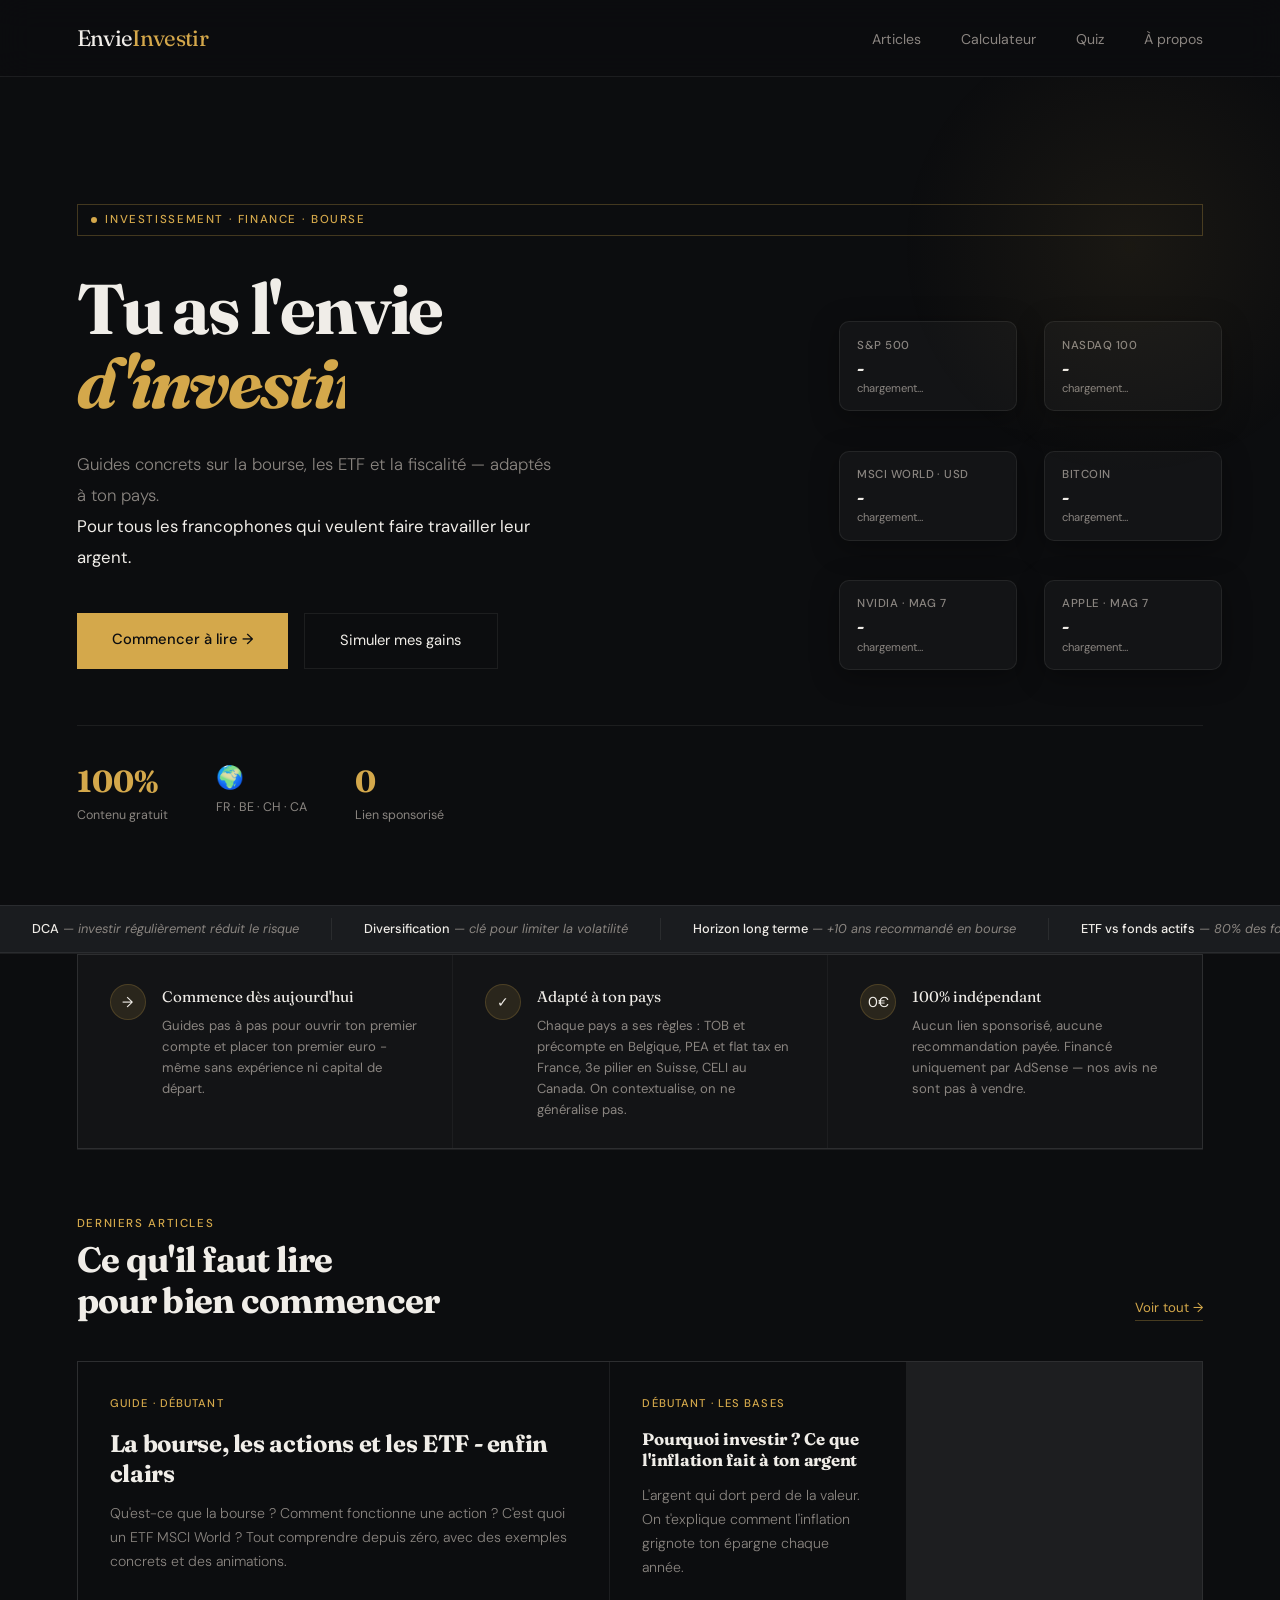
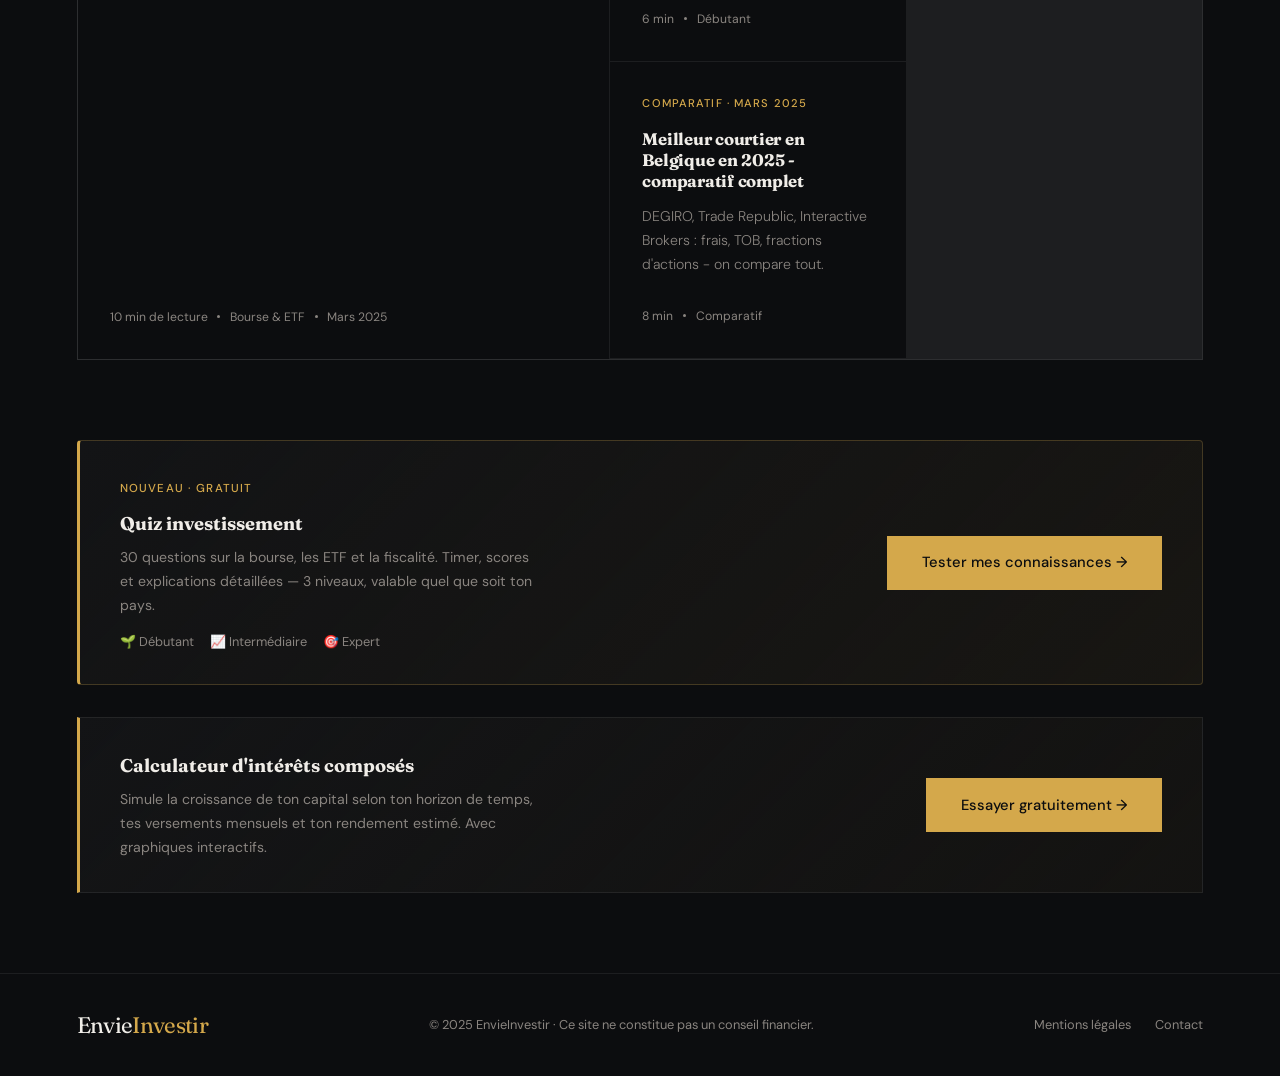
<file: index.html>
<!DOCTYPE html>
<html lang="fr">
<head>
  <meta charset="UTF-8">
  <meta name="viewport" content="width=device-width, initial-scale=1.0">
  <title>EnvieInvestir — Investir en bourse : guides ETF, courtiers, fiscalité</title>
  <meta name="description" content="Guides gratuits sur la bourse, les ETF et la fiscalité pour investisseurs francophones. France, Belgique, Suisse, Canada — concret, vérifié, sans jargon.">
  <meta name="robots" content="index, follow">
  <link rel="canonical" href="https://www.envie-investir.com/">

  <meta property="og:type"        content="website">
  <meta property="og:url"         content="https://www.envie-investir.com/">
  <meta property="og:title"       content="EnvieInvestir — Investir en bourse, guides gratuits en français">
  <meta property="og:description" content="Bourse, ETF, courtiers et fiscalité expliqués simplement. Adapté pour la France, la Belgique, la Suisse et le Canada.">
  <meta property="og:image"       content="https://www.envie-investir.com/images/og-cover.png">
  <meta property="og:locale"      content="fr_FR">
  <meta property="og:locale:alternate" content="fr_BE">
  <meta property="og:locale:alternate" content="fr_CH">
  <meta property="og:locale:alternate" content="fr_CA">
  <meta property="og:site_name"   content="EnvieInvestir">
  <meta name="twitter:card"       content="summary_large_image">
  <meta name="twitter:title"      content="EnvieInvestir — Investir en bourse, guides en français">
  <meta name="twitter:description" content="Guides gratuits sur la bourse, les ETF et la fiscalité — pour tous les investisseurs francophones.">
  <meta name="twitter:image"      content="https://www.envie-investir.com/images/og-cover.png">

  <script type="application/ld+json">
  {"@context":"https://schema.org","@type":"WebSite","name":"EnvieInvestir","url":"https://www.envie-investir.com","description":"Blog indépendant sur l'investissement en bourse pour les francophones — France, Belgique, Suisse, Canada.","inLanguage":"fr"}
  </script>
  <script type="application/ld+json">
  {"@context":"https://schema.org","@type":"ItemList","name":"Articles EnvieInvestir","itemListElement":[{"@type":"ListItem","position":1,"url":"https://www.envie-investir.com/pourquoi-investir-inflation.html","name":"Pourquoi investir ? Ce que l'inflation fait à ton argent"},{"@type":"ListItem","position":2,"url":"https://www.envie-investir.com/comparatif-courtiers-belgique-2025.html","name":"Meilleur courtier en Belgique en 2025"}]}
  </script>

  <link rel="preconnect" href="https://fonts.googleapis.com">
  <link rel="stylesheet" href="assets/css/style.css">
  <link rel="stylesheet" href="assets/css/home.css">
  <link rel="icon" type="image/png" href="images/logo.png">
  <script async src="https://pagead2.googlesyndication.com/pagead/js/adsbygoogle.js?client=ca-pub-3823599656644016" crossorigin="anonymous"></script>
  <!-- <section>Impact-Site-Verification: 692206eb-5d94-4413-8f46-b7c3d2260cae</section> -->
</head>
<body class="page-home">

<nav>
  <a href="index.html" class="logo" aria-label="EnvieInvestir - Accueil">
    <span class="w1">Envie</span><span class="w2">Investir</span>
  </a>
  <ul class="nav-links">
    <li><a href="#articles">Articles</a></li>
    <li><a href="calculateur.html">Calculateur</a></li>
    <li><a href="quiz.html">Quiz</a></li>
    <li><a href="apropos.html">À propos</a></li>
  </ul>
</nav>

<!-- ══ HERO ══ -->
<section class="hero" aria-label="Introduction">

  <!-- Bulles flottantes - 2 colonnes, sans logo -->
  <div class="hero-bubbles" aria-hidden="true">

    <!-- Colonne gauche -->
    <div class="bubble b-col-l b-row-1" id="bubble-sp">
      <div class="bubble-content">
        <span class="b-label">S&P 500</span>
        <span class="b-val" id="bv-sp">-</span>
        <span class="b-sub" id="bs-sp">chargement…</span>
      </div>
    </div>

    <div class="bubble b-col-l b-row-2" id="bubble-msci">
      <div class="bubble-content">
        <span class="b-label">MSCI World · USD</span>
        <span class="b-val" id="bv-msci">-</span>
        <span class="b-sub" id="bs-msci">chargement…</span>
      </div>
    </div>

    <div class="bubble b-col-l b-row-3" id="bubble-nvda">
      <div class="bubble-content">
        <span class="b-label">Nvidia · Mag 7</span>
        <span class="b-val" id="bv-nvda">-</span>
        <span class="b-sub" id="bs-nvda">chargement…</span>
      </div>
    </div>

    <!-- Colonne droite -->
    <div class="bubble b-col-r b-row-1" id="bubble-nasdaq">
      <div class="bubble-content">
        <span class="b-label">Nasdaq 100</span>
        <span class="b-val" id="bv-nasdaq">-</span>
        <span class="b-sub" id="bs-nasdaq">chargement…</span>
      </div>
    </div>

    <div class="bubble b-col-r b-row-2" id="bubble-btc">
      <div class="bubble-content">
        <span class="b-label">Bitcoin</span>
        <span class="b-val" id="bv-btc">-</span>
        <span class="b-sub" id="bs-btc">chargement…</span>
      </div>
    </div>

    <div class="bubble b-col-r b-row-3" id="bubble-aapl">
      <div class="bubble-content">
        <span class="b-label">Apple · Mag 7</span>
        <span class="b-val" id="bv-aapl">-</span>
        <span class="b-sub" id="bs-aapl">chargement…</span>
      </div>
    </div>

  </div>

  <div class="hero-label">
    <span class="hero-label-dot"></span>
    Investissement · Finance · Bourse
  </div>

  <h1>
    Tu as l'envie<br>
    <span class="rotating-wrapper" id="rotating-wrap">
      <span class="rotating-word active">d'investir. </span>
      <span class="rotating-word">t'enrichir. </span>
    </span>
  </h1>

  <p class="hero-sub">
    Guides concrets sur la bourse, les ETF et la fiscalité — adaptés à ton pays.<br>
    <strong>Pour tous les francophones qui veulent faire travailler leur argent.</strong>
  </p>

  <div class="hero-actions">
    <a href="#articles" class="btn-primary">Commencer à lire →</a>
    <a href="calculateur.html" class="btn-ghost">Simuler mes gains</a>
  </div>

  <div class="hero-stats">
    <div>
      <span class="hero-stat-val" data-counter="100" data-suffix="%">100%</span>
      <span class="hero-stat-label">Contenu gratuit</span>
    </div>
    <div>
      <span class="hero-stat-val hero-stat-flag">🌍</span>
      <span class="hero-stat-label">FR · BE · CH · CA</span>
    </div>
    <div>
      <span class="hero-stat-val" data-counter="0">0</span>
      <span class="hero-stat-label">Lien sponsorisé</span>
    </div>
  </div>
</section>

<!-- ══ TICKER ══ -->
<div class="ticker" aria-hidden="true">
  <div class="ticker-inner" id="ticker-inner">
    <!-- Skeleton pendant le fetch -->
    <span class="ticker-skel"></span>
    <span class="ticker-skel" style="width:120px"></span>
    <span class="ticker-skel" style="width:90px"></span>
  </div>
</div>

<div class="divider" style="margin:0;"></div>

<!-- ══ FEATURES ══ -->
<div class="features" data-reveal data-delay="80">
  <div class="feature-item">
    <div class="feature-icon" aria-hidden="true">→</div>
    <div>
      <p class="feature-title">Commence dès aujourd'hui</p>
      <p class="feature-text">Guides pas à pas pour ouvrir ton premier compte et placer ton premier euro - même sans expérience ni capital de départ.</p>
    </div>
  </div>
  <div class="feature-item">
    <div class="feature-icon" aria-hidden="true">✓</div>
    <div>
      <p class="feature-title">Adapté à ton pays</p>
      <p class="feature-text">Chaque pays a ses règles : TOB et précompte en Belgique, PEA et flat tax en France, 3e pilier en Suisse, CELI au Canada. On contextualise, on ne généralise pas.</p>
    </div>
  </div>
  <div class="feature-item">
    <div class="feature-icon" aria-hidden="true">0€</div>
    <div>
      <p class="feature-title">100% indépendant</p>
      <p class="feature-text">Aucun lien sponsorisé, aucune recommandation payée. Financé uniquement par AdSense — nos avis ne sont pas à vendre.</p>
    </div>
  </div>
</div>

<div class="divider" style="margin:0 6%;"></div>

<!-- ══ ARTICLES ══ -->
<section class="articles" id="articles" aria-label="Derniers articles">
  <div class="articles-header" data-reveal data-delay="60">
    <div>
      <span class="section-label">Derniers articles</span>
      <h2 class="section-title">Ce qu'il faut lire<br>pour bien commencer</h2>
    </div>
    <a href="#" class="see-all">Voir tout →</a>
  </div>

  <div class="articles-grid">

    <a href="apprendre-bourse-actions-etf.html" class="article-card featured">
      <div>
        <span class="card-tag">Guide · Débutant</span>
        <h3 class="card-title">La bourse, les actions et les ETF - enfin clairs</h3>
        <p class="card-excerpt">Qu'est-ce que la bourse ? Comment fonctionne une action ? C'est quoi un ETF MSCI World ? Tout comprendre depuis zéro, avec des exemples concrets et des animations.</p>
      </div>
      <div class="card-meta">
        <span>10 min de lecture</span>
        <span class="dot"></span>
        <span>Bourse & ETF</span>
        <span class="dot"></span>
        <span>Mars 2025</span>
      </div>
    </a>

    <div class="col">
      <a href="pourquoi-investir-inflation.html" class="article-card">
        <div>
          <span class="card-tag">Débutant · Les bases</span>
          <h3 class="card-title">Pourquoi investir ? Ce que l'inflation fait à ton argent</h3>
          <p class="card-excerpt">L'argent qui dort perd de la valeur. On t'explique comment l'inflation grignote ton épargne chaque année.</p>
        </div>
        <div class="card-meta">
          <span>6 min</span><span class="dot"></span><span>Débutant</span>
        </div>
      </a>

      <a href="comparatif-courtiers-belgique-2025.html" class="article-card">
        <div>
          <span class="card-tag">Comparatif · Mars 2025</span>
          <h3 class="card-title">Meilleur courtier en Belgique en 2025 - comparatif complet</h3>
          <p class="card-excerpt">DEGIRO, Trade Republic, Interactive Brokers : frais, TOB, fractions d'actions - on compare tout.</p>
        </div>
        <div class="card-meta">
          <span>8 min</span><span class="dot"></span><span>Comparatif</span>
        </div>
      </a>
    </div>

  </div>
</section>

<!-- ══ QUIZ BANNER ══ -->
<div class="quiz-banner" data-reveal data-delay="80">
  <div class="quiz-banner-left">
    <span class="quiz-banner-tag">Nouveau · Gratuit</span>
    <h3>Quiz investissement</h3>
    <p>30 questions sur la bourse, les ETF et la fiscalité. Timer, scores et explications détaillées — 3 niveaux, valable quel que soit ton pays.</p>
    <div class="quiz-banner-stats">
      <span>🌱 Débutant</span>
      <span>📈 Intermédiaire</span>
      <span>🎯 Expert</span>
    </div>
  </div>
  <a href="quiz.html" class="btn-primary" style="white-space:nowrap;flex-shrink:0;">Tester mes connaissances →</a>
</div>

<!-- ══ TOOL BANNER ══ -->
<div class="tool-banner" data-reveal data-delay="80">
  <div>
    <h3>Calculateur d'intérêts composés</h3>
    <p>Simule la croissance de ton capital selon ton horizon de temps, tes versements mensuels et ton rendement estimé. Avec graphiques interactifs.</p>
  </div>
  <a href="calculateur.html" class="btn-primary" style="white-space:nowrap;flex-shrink:0;">Essayer gratuitement →</a>
</div>

<footer>
  <a href="index.html" class="logo"><span class="w1">Envie</span><span class="w2">Investir</span></a>
  <span>© 2025 EnvieInvestir · Ce site ne constitue pas un conseil financier.</span>
  <div class="footer-links">
    <a href="mentions-legales.html">Mentions légales</a>
    <a href="contact.html">Contact</a>
  </div>
</footer>

<script src="assets/js/main.js"></script>
</body>
</html>
</file>
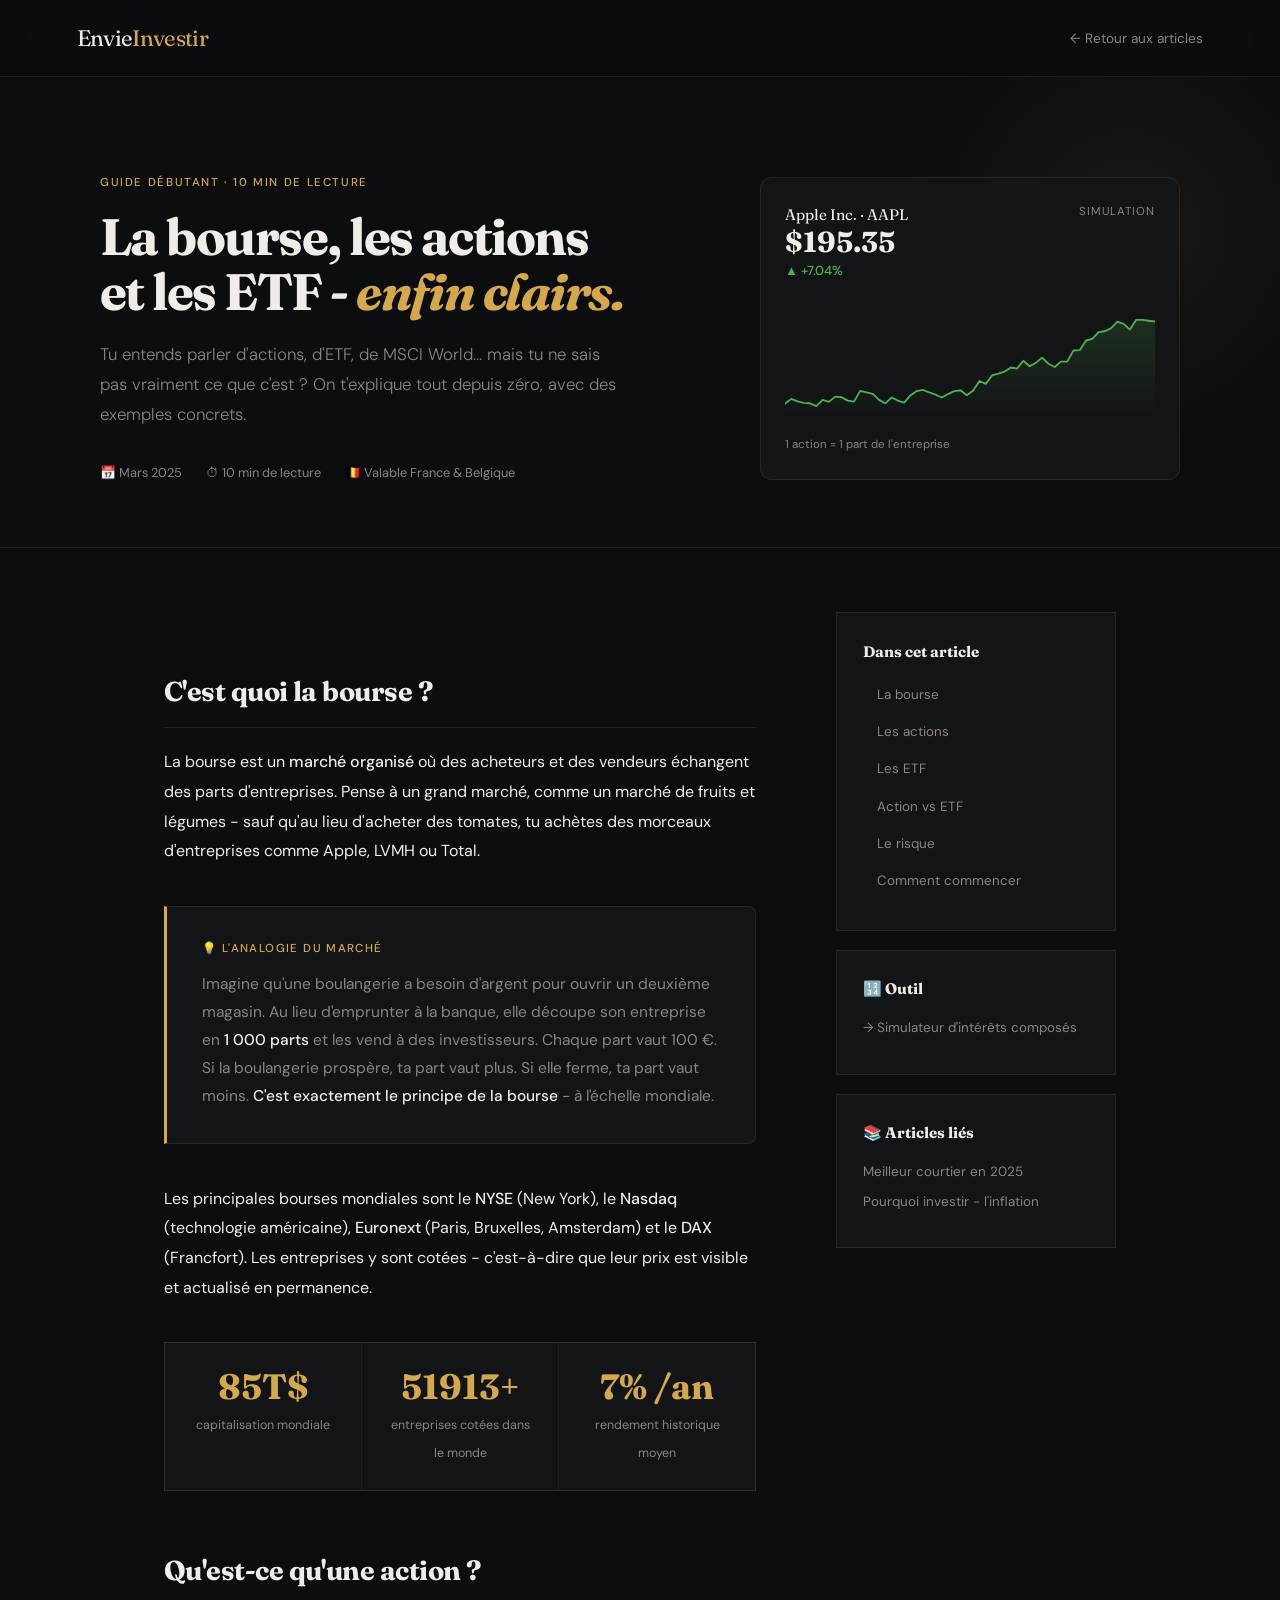
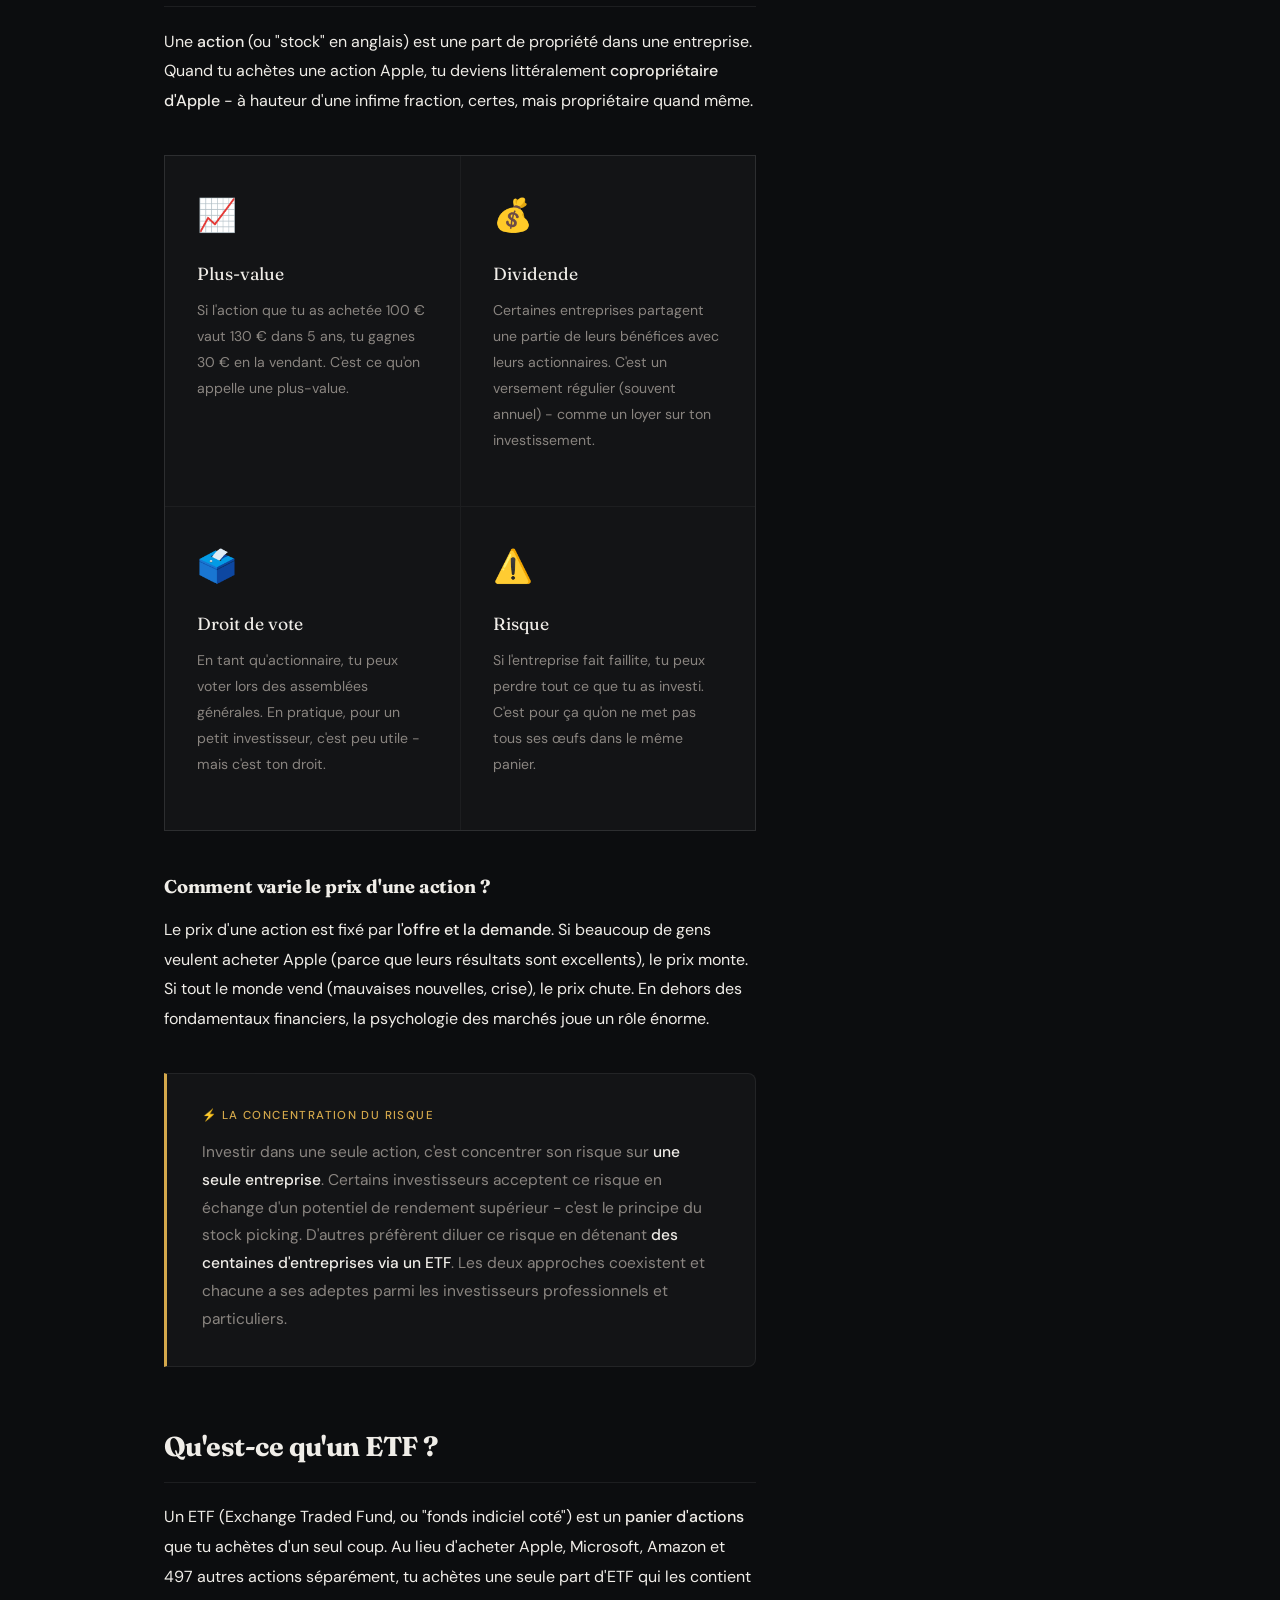
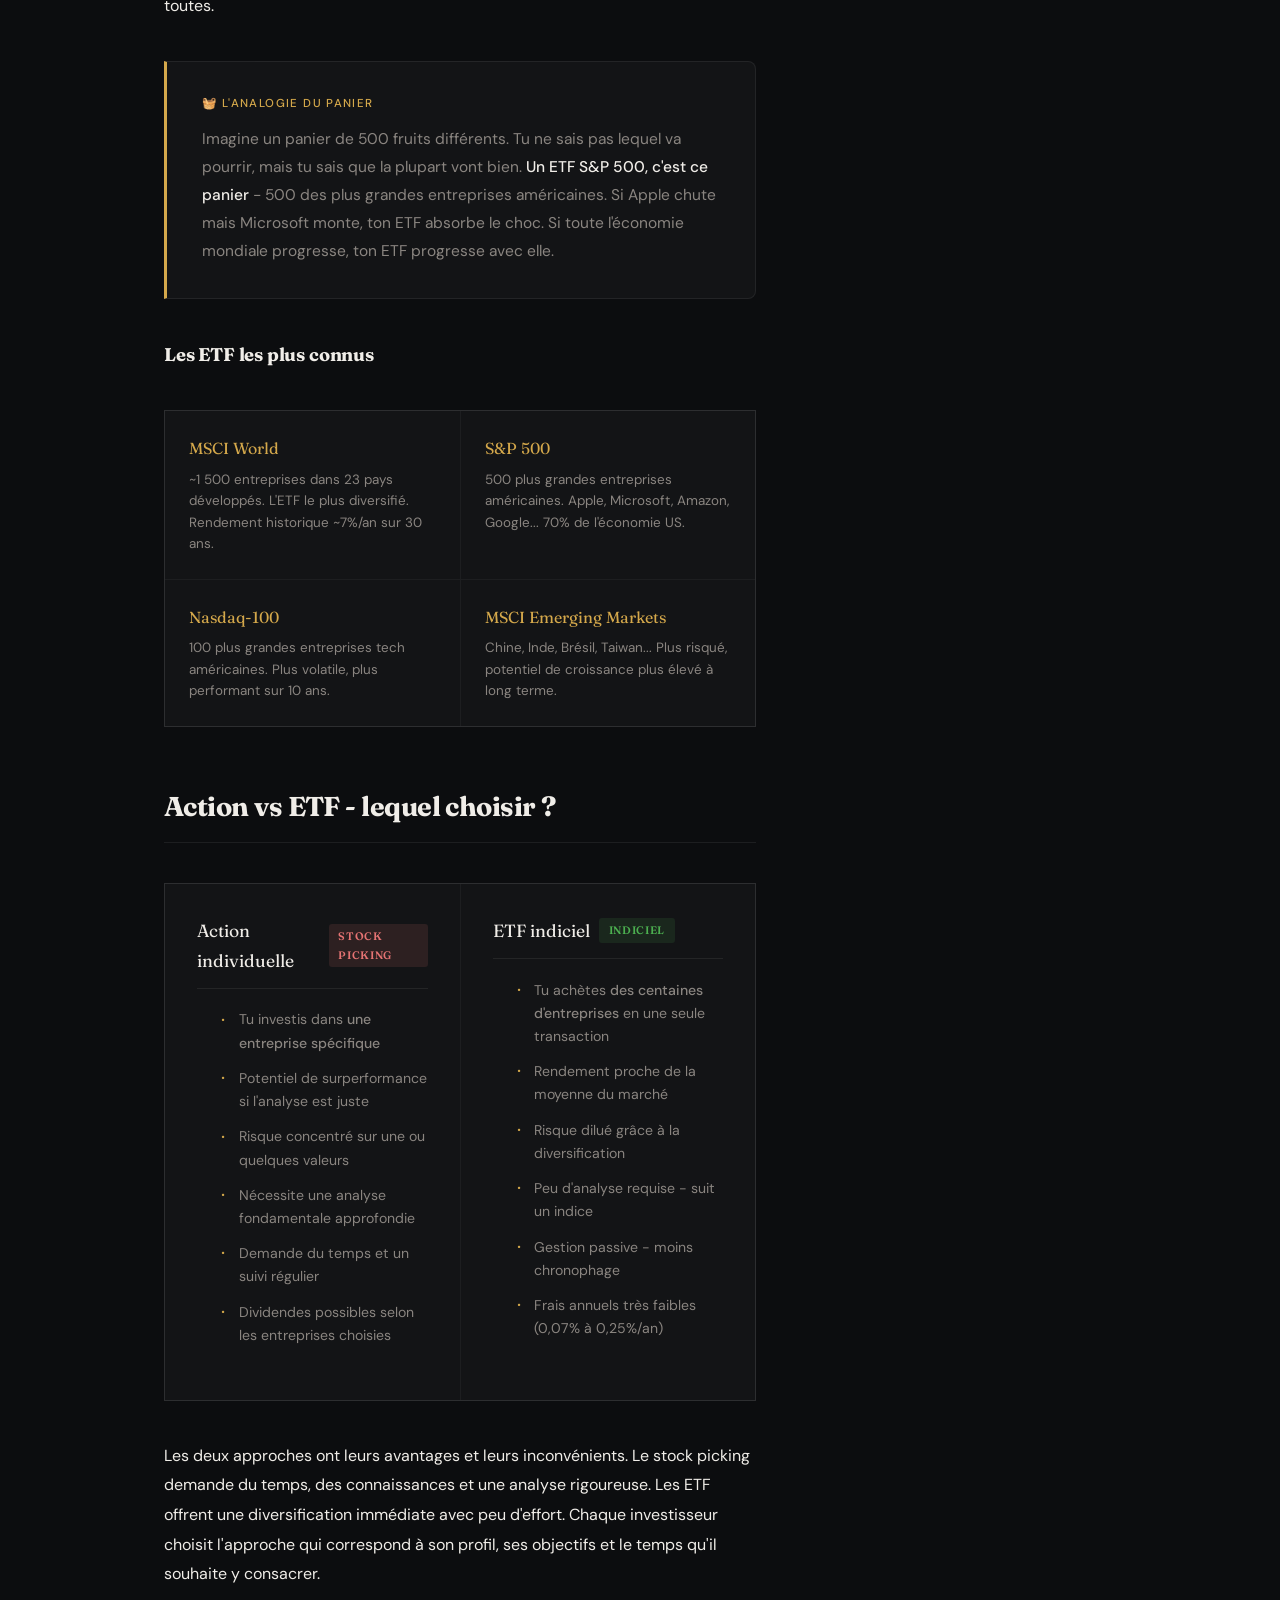
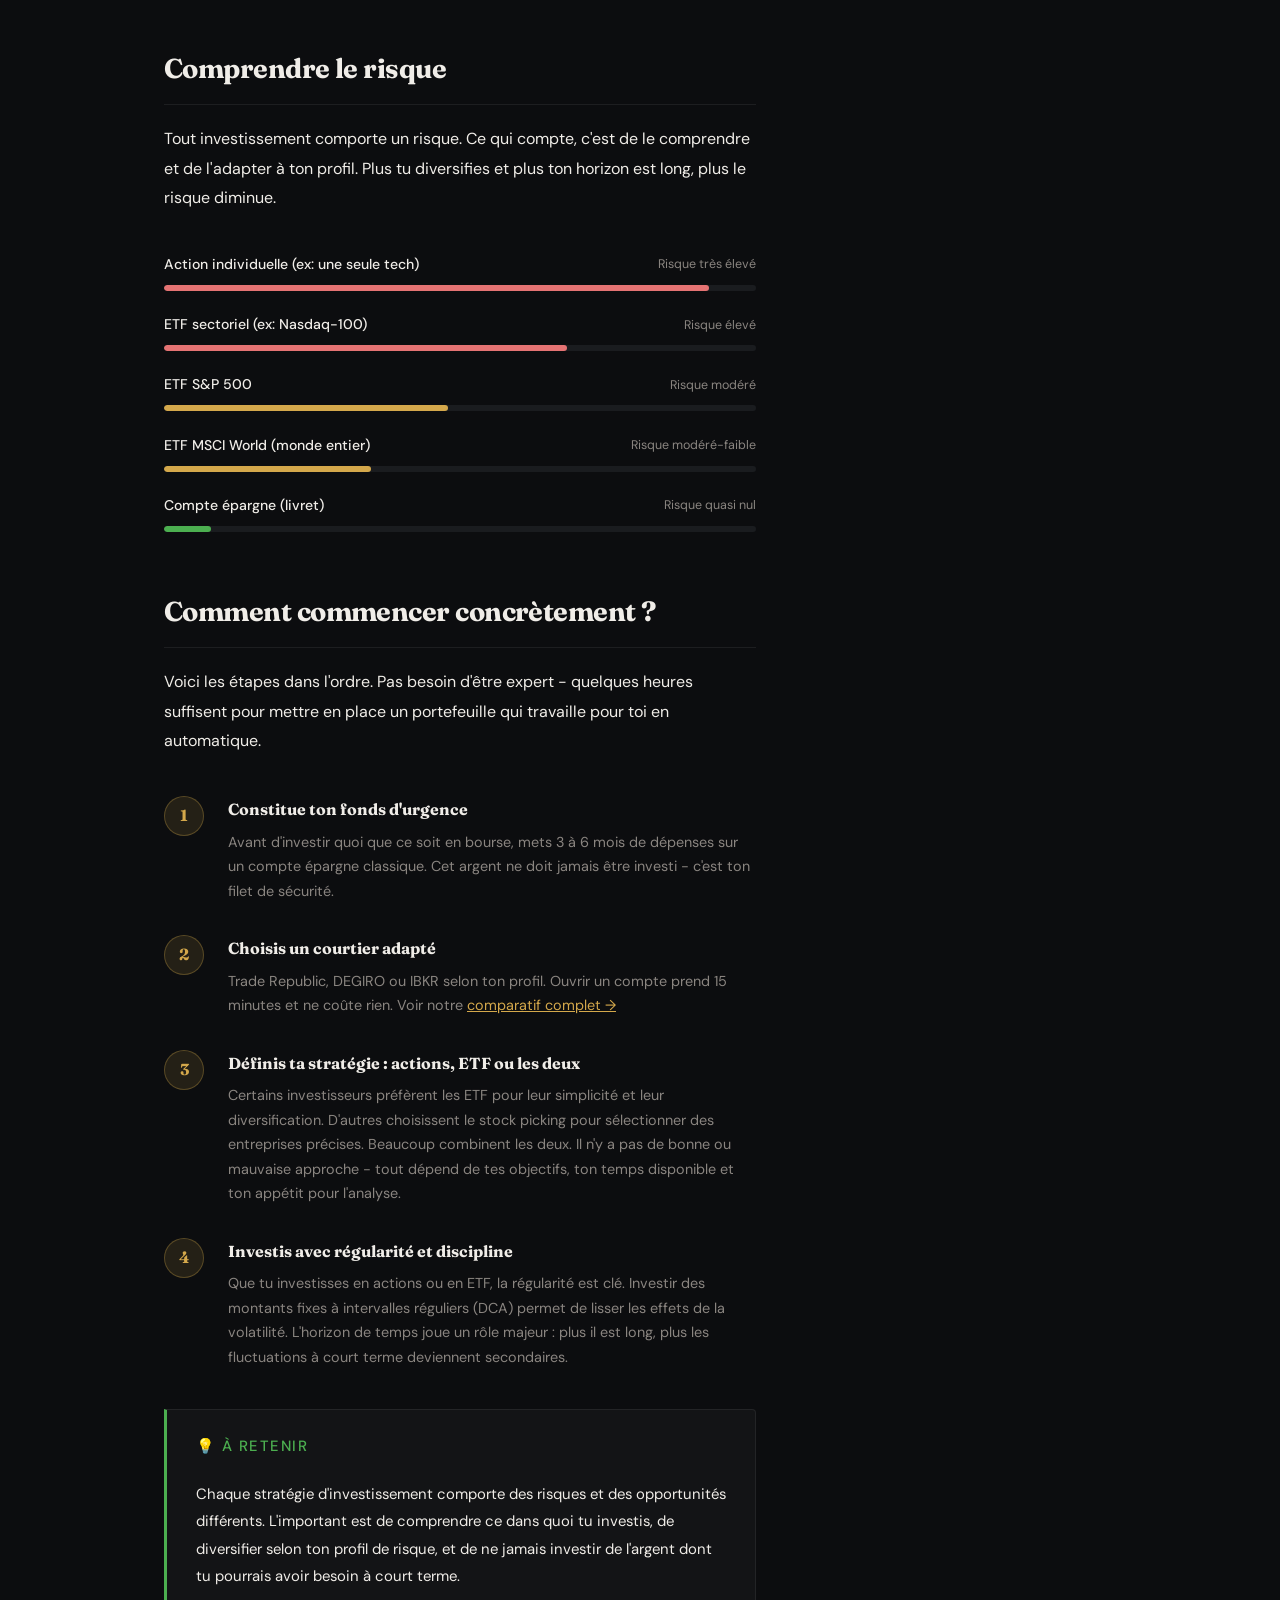
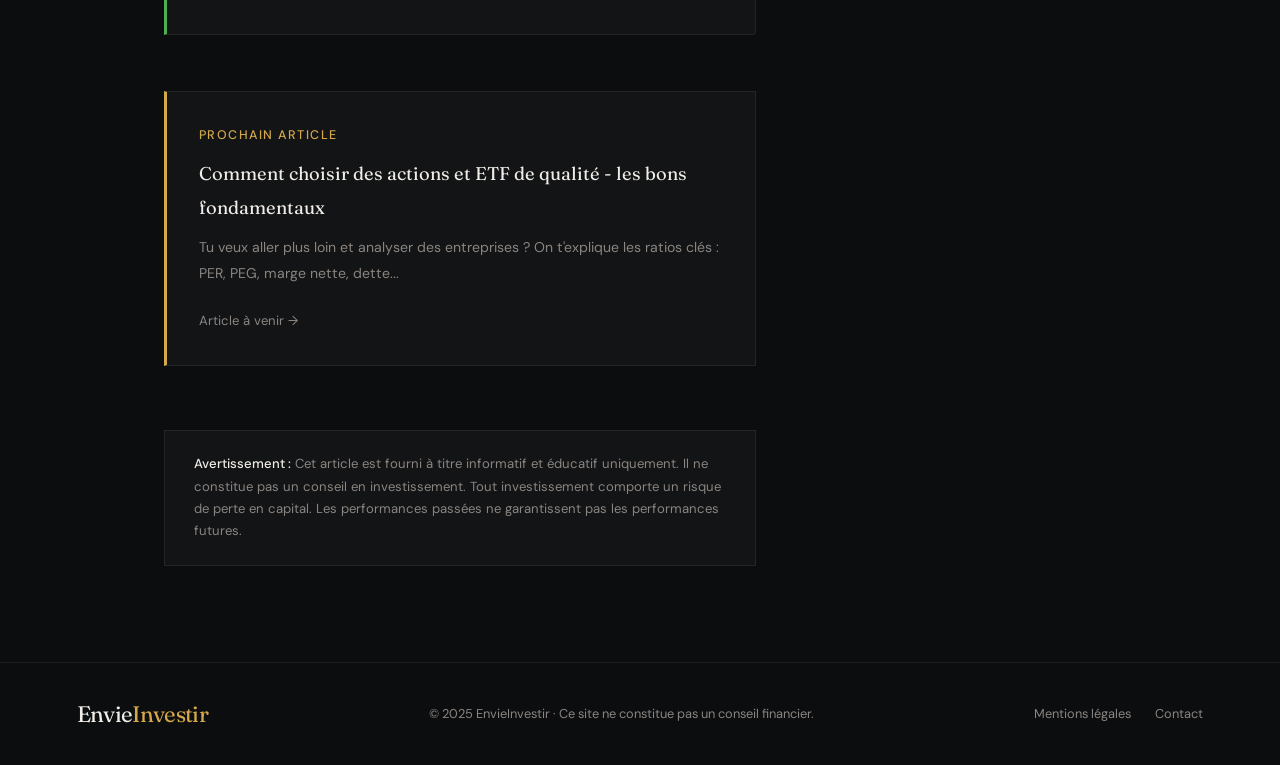
<file: apprendre-bourse-actions-etf.html>
<!DOCTYPE html>
<html lang="fr">
<head>
  <meta charset="UTF-8">
  <meta name="viewport" content="width=device-width, initial-scale=1.0">
  <title>La bourse, les actions et les ETF expliqués simplement - EnvieInvestir</title>
  <meta name="description" content="Qu'est-ce que la bourse ? Comment fonctionne une action ? C'est quoi un ETF ? Tout comprendre en 10 minutes, pour les débutants français et belges.">
  <meta name="robots" content="index, follow">
  <link rel="canonical" href="https://www.envie-investir.com/apprendre-bourse-actions-etf.html">

  <meta property="og:title"       content="La bourse, les actions et les ETF expliqués simplement">
  <meta property="og:description" content="Tout comprendre en 10 minutes - pour les débutants français et belges.">
  <meta property="og:type"        content="article">
  <meta property="og:url"         content="https://www.envie-investir.com/apprendre-bourse-actions-etf.html">

  <script type="application/ld+json">
  {
    "@context": "https://schema.org",
    "@type": "Article",
    "headline": "La bourse, les actions et les ETF expliqués simplement",
    "description": "Qu'est-ce que la bourse ? Comment fonctionne une action ? C'est quoi un ETF ?",
    "author": { "@type": "Organization", "name": "EnvieInvestir" },
    "publisher": { "@type": "Organization", "name": "EnvieInvestir" },
    "datePublished": "2025-03-01",
    "inLanguage": "fr-BE"
  }
  </script>

  <link rel="preconnect" href="https://fonts.googleapis.com">
  <link rel="stylesheet" href="assets/css/style.css">
  <link rel="stylesheet" href="assets/css/apprendre-bourse.css">
  <link rel="icon" type="image/png" href="images/logo.png">
  <script async src="https://pagead2.googlesyndication.com/pagead/js/adsbygoogle.js?client=ca-pub-3823599656644016" crossorigin="anonymous"></script>
</head>
<body class="page-comparatif">

<!-- ── NAV ── -->
<nav>
  <a href="index.html" class="logo"><span class="w1">Envie</span><span class="w2">Investir</span></a>
  <a href="index.html" class="nav-back">← Retour aux articles</a>
</nav>

<!-- ══ HERO ══ -->
<header class="article-hero">
  <div class="article-hero-inner">

    <div>
      <span class="article-hero-tag">Guide débutant · 10 min de lecture</span>
      <h1>La bourse, les actions<br>et les ETF - <em>enfin clairs.</em></h1>
      <p class="article-hero-desc">
        Tu entends parler d'actions, d'ETF, de MSCI World... mais tu ne sais pas vraiment ce que c'est ?
        On t'explique tout depuis zéro, avec des exemples concrets.
      </p>
      <div class="article-hero-meta">
        <span>📅 Mars 2025</span>
        <span>⏱ 10 min de lecture</span>
        <span>🇧🇪 Valable France & Belgique</span>
      </div>
    </div>

    <!-- Graphique animé -->
    <div class="chart-widget">
      <div class="chart-header">
        <div>
          <div class="chart-name">Apple Inc. · AAPL</div>
          <span class="chart-price" id="chart-price">$182.50</span>
          <span class="chart-change-up" id="chart-change">▲ +1.24%</span>
        </div>
        <span style="font-size:.72rem;color:var(--muted);letter-spacing:.08em;text-transform:uppercase;">Simulation</span>
      </div>
      <svg id="stock-svg" viewBox="0 0 360 100" class="chart-svg" aria-hidden="true"></svg>
      <div class="chart-footer">
        <span>1 action = 1 part de l'entreprise</span>
      </div>
    </div>

  </div>
</header>

<!-- ══ BODY ══ -->
<div class="article-body-wrap">

<!-- ══ CONTENU ══ -->
<article class="article-content">

  <!-- ══ SECTION 1 ══ -->
  <h2 id="bourse">C'est quoi la bourse ?</h2>

  <p class="reveal">
    La bourse est un <strong>marché organisé</strong> où des acheteurs et des vendeurs échangent des parts d'entreprises.
    Pense à un grand marché, comme un marché de fruits et légumes - sauf qu'au lieu d'acheter des tomates,
    tu achètes des morceaux d'entreprises comme Apple, LVMH ou Total.
  </p>

  <div class="analogy-box reveal reveal-delay-1">
    <span class="analogy-label">💡 L'analogie du marché</span>
    <p>
      Imagine qu'une boulangerie a besoin d'argent pour ouvrir un deuxième magasin. Au lieu d'emprunter à la banque,
      elle découpe son entreprise en <strong>1 000 parts</strong> et les vend à des investisseurs. Chaque part vaut 100 €.
      Si la boulangerie prospère, ta part vaut plus. Si elle ferme, ta part vaut moins.
      <strong>C'est exactement le principe de la bourse</strong> - à l'échelle mondiale.
    </p>
  </div>

  <p class="reveal">
    Les principales bourses mondiales sont le <strong>NYSE</strong> (New York), le <strong>Nasdaq</strong> (technologie américaine),
    <strong>Euronext</strong> (Paris, Bruxelles, Amsterdam) et le <strong>DAX</strong> (Francfort).
    Les entreprises y sont cotées - c'est-à-dire que leur prix est visible et actualisé en permanence.
  </p>

  <div class="stat-row reveal">
    <div class="stat-box">
      <span class="stat-number" data-count="90" data-suffix="T$">0</span>
      <span class="stat-label">capitalisation mondiale</span>
    </div>
    <div class="stat-box">
      <span class="stat-number" data-count="55000" data-suffix="+">0</span>
      <span class="stat-label">entreprises cotées dans le monde</span>
    </div>
    <div class="stat-box">
      <span class="stat-number" data-count="7" data-suffix="% /an" data-dec="0">0</span>
      <span class="stat-label">rendement historique moyen</span>
    </div>
  </div>

  <!-- ══ SECTION 2 ══ -->
  <h2 id="action">Qu'est-ce qu'une action ?</h2>

  <p class="reveal">
    Une <strong>action</strong> (ou "stock" en anglais) est une part de propriété dans une entreprise.
    Quand tu achètes une action Apple, tu deviens littéralement <strong>copropriétaire d'Apple</strong> -
    à hauteur d'une infime fraction, certes, mais propriétaire quand même.
  </p>

  <div class="concept-grid reveal">
    <div class="concept-card">
      <span class="concept-icon">📈</span>
      <div class="concept-title">Plus-value</div>
      <p class="concept-text">
        Si l'action que tu as achetée 100 € vaut 130 € dans 5 ans,
        tu gagnes 30 € en la vendant. C'est ce qu'on appelle une plus-value.
      </p>
    </div>
    <div class="concept-card">
      <span class="concept-icon">💰</span>
      <div class="concept-title">Dividende</div>
      <p class="concept-text">
        Certaines entreprises partagent une partie de leurs bénéfices avec leurs actionnaires.
        C'est un versement régulier (souvent annuel) - comme un loyer sur ton investissement.
      </p>
    </div>
    <div class="concept-card">
      <span class="concept-icon">🗳️</span>
      <div class="concept-title">Droit de vote</div>
      <p class="concept-text">
        En tant qu'actionnaire, tu peux voter lors des assemblées générales.
        En pratique, pour un petit investisseur, c'est peu utile - mais c'est ton droit.
      </p>
    </div>
    <div class="concept-card">
      <span class="concept-icon">⚠️</span>
      <div class="concept-title">Risque</div>
      <p class="concept-text">
        Si l'entreprise fait faillite, tu peux perdre tout ce que tu as investi.
        C'est pour ça qu'on ne met pas tous ses œufs dans le même panier.
      </p>
    </div>
  </div>

  <h3>Comment varie le prix d'une action ?</h3>

  <p class="reveal">
    Le prix d'une action est fixé par <strong>l'offre et la demande</strong>.
    Si beaucoup de gens veulent acheter Apple (parce que leurs résultats sont excellents),
    le prix monte. Si tout le monde vend (mauvaises nouvelles, crise), le prix chute.
    En dehors des fondamentaux financiers, la psychologie des marchés joue un rôle énorme.
  </p>

  <div class="analogy-box reveal">
    <span class="analogy-label">⚡ La concentration du risque</span>
    <p>
      Investir dans une seule action, c'est concentrer son risque sur <strong>une seule entreprise</strong>.
      Certains investisseurs acceptent ce risque en échange d'un potentiel de rendement supérieur -
      c'est le principe du stock picking. D'autres préfèrent diluer ce risque en détenant
      <strong>des centaines d'entreprises via un ETF</strong>. Les deux approches coexistent
      et chacune a ses adeptes parmi les investisseurs professionnels et particuliers.
    </p>
  </div>

  <!-- ══ SECTION 3 ══ -->
  <h2 id="etf">Qu'est-ce qu'un ETF ?</h2>

  <p class="reveal">
    Un ETF (Exchange Traded Fund, ou "fonds indiciel coté") est un <strong>panier d'actions</strong>
    que tu achètes d'un seul coup. Au lieu d'acheter Apple, Microsoft, Amazon et 497 autres actions séparément,
    tu achètes une seule part d'ETF qui les contient toutes.
  </p>

  <div class="analogy-box reveal reveal-delay-1">
    <span class="analogy-label">🧺 L'analogie du panier</span>
    <p>
      Imagine un panier de 500 fruits différents. Tu ne sais pas lequel va pourrir,
      mais tu sais que la plupart vont bien. <strong>Un ETF S&P 500, c'est ce panier</strong> -
      500 des plus grandes entreprises américaines. Si Apple chute mais Microsoft monte,
      ton ETF absorbe le choc. Si toute l'économie mondiale progresse, ton ETF progresse avec elle.
    </p>
  </div>

  <h3>Les ETF les plus connus</h3>

  <div class="glossary-grid reveal">
    <div class="glossary-item">
      <div class="glossary-term">MSCI World</div>
      <div class="glossary-def">~1 500 entreprises dans 23 pays développés. L'ETF le plus diversifié. Rendement historique ~7%/an sur 30 ans.</div>
    </div>
    <div class="glossary-item">
      <div class="glossary-term">S&P 500</div>
      <div class="glossary-def">500 plus grandes entreprises américaines. Apple, Microsoft, Amazon, Google... 70% de l'économie US.</div>
    </div>
    <div class="glossary-item">
      <div class="glossary-term">Nasdaq-100</div>
      <div class="glossary-def">100 plus grandes entreprises tech américaines. Plus volatile, plus performant sur 10 ans.</div>
    </div>
    <div class="glossary-item">
      <div class="glossary-term">MSCI Emerging Markets</div>
      <div class="glossary-def">Chine, Inde, Brésil, Taiwan... Plus risqué, potentiel de croissance plus élevé à long terme.</div>
    </div>
  </div>

  <!-- ══ SECTION 4 ══ -->
  <h2 id="comparatif">Action vs ETF - lequel choisir ?</h2>

  <div class="compare-split reveal">
    <div class="compare-col">
      <div class="compare-col-title">
        Action individuelle
        <span class="compare-col-badge badge-action">Stock picking</span>
      </div>
      <ul class="compare-list">
        <li>Tu investis dans <strong>une entreprise spécifique</strong></li>
        <li>Potentiel de surperformance si l'analyse est juste</li>
        <li>Risque concentré sur une ou quelques valeurs</li>
        <li>Nécessite une analyse fondamentale approfondie</li>
        <li>Demande du temps et un suivi régulier</li>
        <li>Dividendes possibles selon les entreprises choisies</li>
      </ul>
    </div>
    <div class="compare-col">
      <div class="compare-col-title">
        ETF indiciel
        <span class="compare-col-badge badge-etf">Indiciel</span>
      </div>
      <ul class="compare-list">
        <li>Tu achètes <strong>des centaines d'entreprises</strong> en une seule transaction</li>
        <li>Rendement proche de la moyenne du marché</li>
        <li>Risque dilué grâce à la diversification</li>
        <li>Peu d'analyse requise - suit un indice</li>
        <li>Gestion passive - moins chronophage</li>
        <li>Frais annuels très faibles (0,07% à 0,25%/an)</li>
      </ul>
    </div>
  </div>

  <p class="reveal">
    Les deux approches ont leurs avantages et leurs inconvénients. Le stock picking demande du temps, des connaissances et une analyse rigoureuse. Les ETF offrent une diversification immédiate avec peu d'effort. Chaque investisseur choisit l'approche qui correspond à son profil, ses objectifs et le temps qu'il souhaite y consacrer.
  </p>

  <!-- ══ SECTION 5 ══ -->
  <h2 id="risque">Comprendre le risque</h2>

  <p class="reveal">
    Tout investissement comporte un risque. Ce qui compte, c'est de le comprendre et de l'adapter à ton profil.
    Plus tu diversifies et plus ton horizon est long, plus le risque diminue.
  </p>

  <div class="risk-section reveal">
    <div class="risk-item">
      <div class="risk-header">
        <span class="risk-label">Action individuelle (ex: une seule tech)</span>
        <span class="risk-level">Risque très élevé</span>
      </div>
      <div class="risk-bar-track">
        <div class="risk-bar-fill risk-fill-high" data-width="92"></div>
      </div>
    </div>
    <div class="risk-item">
      <div class="risk-header">
        <span class="risk-label">ETF sectoriel (ex: Nasdaq-100)</span>
        <span class="risk-level">Risque élevé</span>
      </div>
      <div class="risk-bar-track">
        <div class="risk-bar-fill risk-fill-high" data-width="68"></div>
      </div>
    </div>
    <div class="risk-item">
      <div class="risk-header">
        <span class="risk-label">ETF S&P 500</span>
        <span class="risk-level">Risque modéré</span>
      </div>
      <div class="risk-bar-track">
        <div class="risk-bar-fill risk-fill-medium" data-width="48"></div>
      </div>
    </div>
    <div class="risk-item">
      <div class="risk-header">
        <span class="risk-label">ETF MSCI World (monde entier)</span>
        <span class="risk-level">Risque modéré-faible</span>
      </div>
      <div class="risk-bar-track">
        <div class="risk-bar-fill risk-fill-medium" data-width="35"></div>
      </div>
    </div>
    <div class="risk-item">
      <div class="risk-header">
        <span class="risk-label">Compte épargne (livret)</span>
        <span class="risk-level">Risque quasi nul</span>
      </div>
      <div class="risk-bar-track">
        <div class="risk-bar-fill risk-fill-low" data-width="8"></div>
      </div>
    </div>
  </div>

  <!-- ══ SECTION 6 ══ -->
  <h2 id="comment">Comment commencer concrètement ?</h2>

  <p class="reveal">
    Voici les étapes dans l'ordre. Pas besoin d'être expert - quelques heures suffisent pour mettre en place
    un portefeuille qui travaille pour toi en automatique.
  </p>

  <div class="steps">
    <div class="step reveal reveal-delay-1">
      <div class="step-num">1</div>
      <div class="step-content">
        <h4>Constitue ton fonds d'urgence</h4>
        <p>Avant d'investir quoi que ce soit en bourse, mets 3 à 6 mois de dépenses sur un compte épargne classique. Cet argent ne doit jamais être investi - c'est ton filet de sécurité.</p>
      </div>
    </div>
    <div class="step reveal reveal-delay-2">
      <div class="step-num">2</div>
      <div class="step-content">
        <h4>Choisis un courtier adapté</h4>
        <p>Trade Republic, DEGIRO ou IBKR selon ton profil. Ouvrir un compte prend 15 minutes et ne coûte rien. Voir notre <a href="comparatif-courtiers-belgique-2025.html" style="color:var(--gold);">comparatif complet →</a></p>
      </div>
    </div>
    <div class="step reveal reveal-delay-3">
      <div class="step-num">3</div>
      <div class="step-content">
        <h4>Définis ta stratégie : actions, ETF ou les deux</h4>
        <p>Certains investisseurs préfèrent les ETF pour leur simplicité et leur diversification. D'autres choisissent le stock picking pour sélectionner des entreprises précises. Beaucoup combinent les deux. Il n'y a pas de bonne ou mauvaise approche - tout dépend de tes objectifs, ton temps disponible et ton appétit pour l'analyse.</p>
      </div>
    </div>
    <div class="step reveal reveal-delay-4">
      <div class="step-num">4</div>
      <div class="step-content">
        <h4>Investis avec régularité et discipline</h4>
        <p>Que tu investisses en actions ou en ETF, la régularité est clé. Investir des montants fixes à intervalles réguliers (DCA) permet de lisser les effets de la volatilité. L'horizon de temps joue un rôle majeur : plus il est long, plus les fluctuations à court terme deviennent secondaires.</p>
      </div>
    </div>
  </div>

  <div class="callout tip" style="margin-top:2.5rem;">
    <p class="callout-title">💡 À retenir</p>
    <p>Chaque stratégie d'investissement comporte des risques et des opportunités différents. L'important est de comprendre ce dans quoi tu investis, de diversifier selon ton profil de risque, et de ne jamais investir de l'argent dont tu pourrais avoir besoin à court terme.</p>
  </div>

  <!-- NEXT ARTICLE CTA -->
  <div style="margin-top:3.5rem; padding:2rem; background:var(--bg2); border:1px solid var(--border); border-left:3px solid var(--gold);">
    <p style="font-size:.78rem;letter-spacing:.12em;text-transform:uppercase;color:var(--gold);font-weight:500;margin-bottom:.6rem;">Prochain article</p>
    <p style="font-family:'Fraunces',serif;font-size:1.15rem;margin-bottom:.6rem;">Comment choisir des actions et ETF de qualité - les bons fondamentaux</p>
    <p style="font-size:.88rem;color:var(--muted);margin-bottom:1.2rem;">Tu veux aller plus loin et analyser des entreprises ? On t'explique les ratios clés : PER, PEG, marge nette, dette...</p>
    <span style="font-size:.82rem;color:var(--muted);">Article à venir →</span>
  </div>

  <div class="disclaimer">
    <strong>Avertissement :</strong> Cet article est fourni à titre informatif et éducatif uniquement.
    Il ne constitue pas un conseil en investissement. Tout investissement comporte un risque de perte en capital.
    Les performances passées ne garantissent pas les performances futures.
  </div>

</article>

<!-- ══ SIDEBAR ══ -->
<aside class="article-sidebar">

  <div class="sidebar-card">
    <h4>Dans cet article</h4>
    <ul class="sidebar-toc">
      <li><a href="#bourse">La bourse</a></li>
      <li><a href="#action">Les actions</a></li>
      <li><a href="#etf">Les ETF</a></li>
      <li><a href="#comparatif">Action vs ETF</a></li>
      <li><a href="#risque">Le risque</a></li>
      <li><a href="#comment">Comment commencer</a></li>
    </ul>
  </div>

  <div class="sidebar-card">
    <h4>🔢 Outil</h4>
    <ul class="sidebar-list">
      <li><a href="calculateur.html">→ Simulateur d'intérêts composés</a></li>
    </ul>
  </div>

  <div class="sidebar-card">
    <h4>📚 Articles liés</h4>
    <ul class="sidebar-list">
      <li><a href="comparatif-courtiers-belgique-2025.html">Meilleur courtier en 2025</a></li>
      <li><a href="pourquoi-investir-inflation.html">Pourquoi investir - l'inflation</a></li>
    </ul>
  </div>

</aside>

</div>

<!-- ── FOOTER ── -->
<footer>
  <a href="index.html" class="logo"><span class="w1">Envie</span><span class="w2">Investir</span></a>
  <span>© 2025 EnvieInvestir · Ce site ne constitue pas un conseil financier.</span>
  <div class="footer-links">
    <a href="mentions-legales.html">Mentions légales</a>
    <a href="contact.html">Contact</a>
  </div>
</footer>

<script src="assets/js/apprendre-bourse.js"></script>
</body>
</html>
</file>
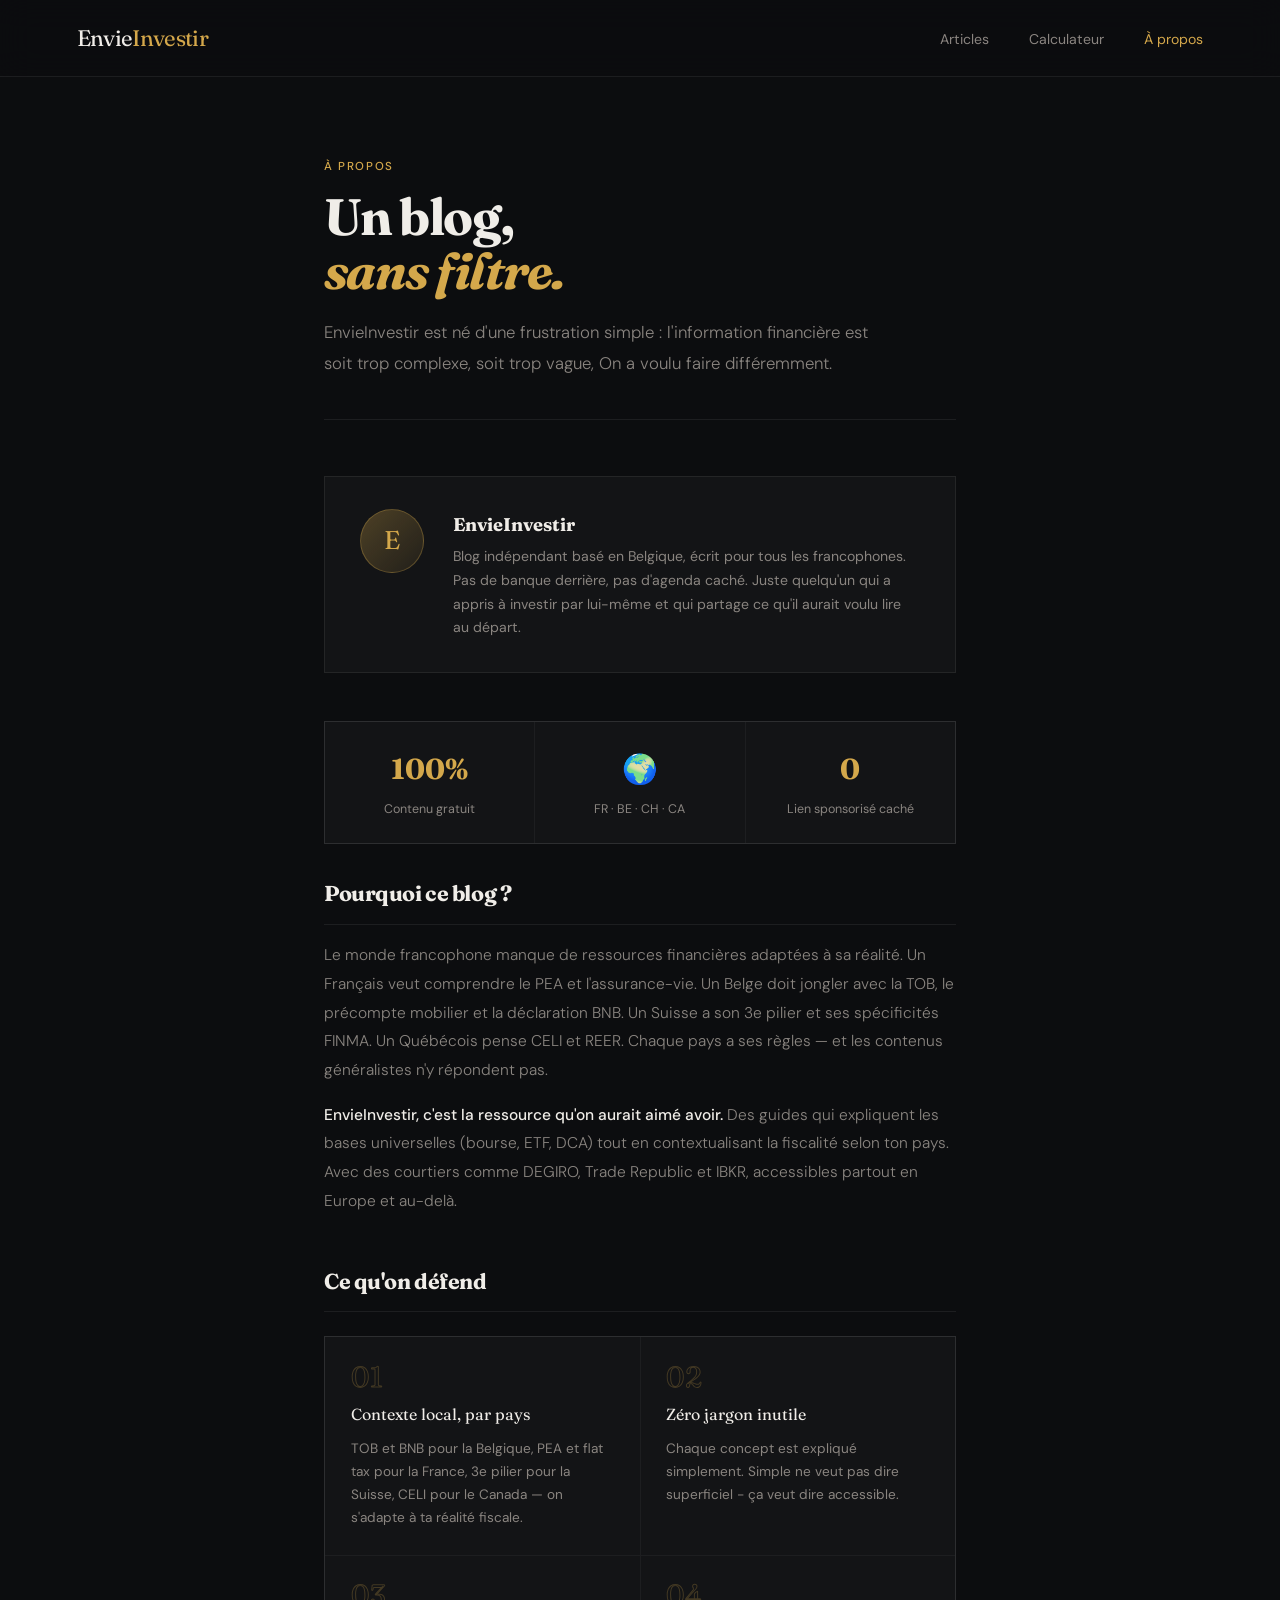
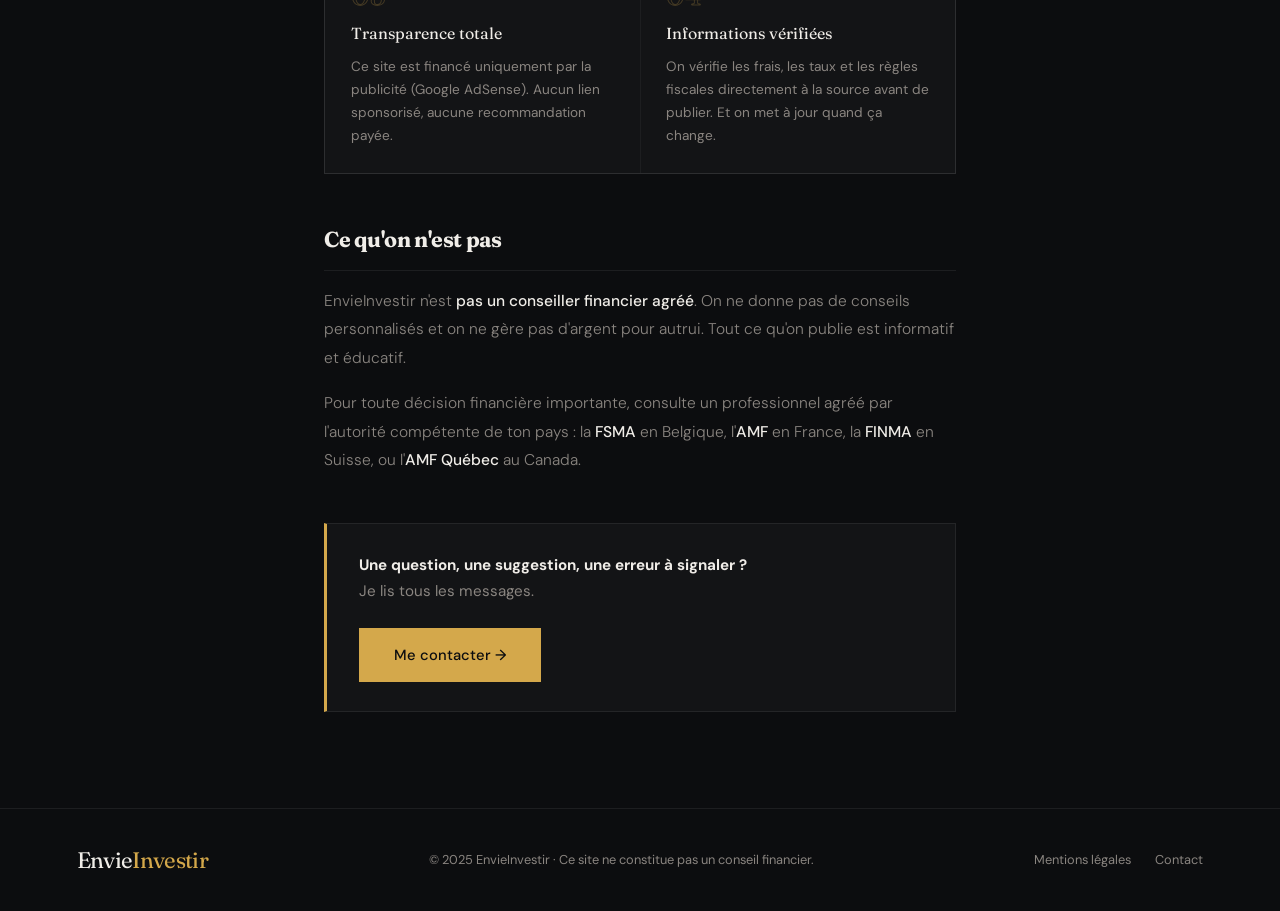
<file: apropos.html>
<!DOCTYPE html>
<html lang="fr">
<head>
  <meta charset="UTF-8">
  <meta name="viewport" content="width=device-width, initial-scale=1.0">
  <title>À propos — EnvieInvestir, blog investissement pour francophones</title>
  <meta name="description" content="EnvieInvestir, c'est un blog indépendant sur l'investissement pour tous les francophones — France, Belgique, Suisse, Canada. Guides concrets, infos vérifiées, zéro jargon.">
  <link rel="stylesheet" href="assets/css/style.css">
  <link rel="icon" type="image/png" href="images/logo.png">
  <script async src="https://pagead2.googlesyndication.com/pagead/js/adsbygoogle.js?client=ca-pub-3823599656644016" crossorigin="anonymous"></script>
  <style>
    .about-wrap {
      max-width: 760px;
      margin: 0 auto;
      padding: 5rem 5% 6rem;
    }

    .about-header {
      margin-bottom: 3.5rem;
      padding-bottom: 2.5rem;
      border-bottom: 1px solid var(--border);
    }
    .about-header .page-tag {
      font-size: 0.72rem;
      letter-spacing: 0.14em;
      text-transform: uppercase;
      color: var(--gold);
      font-weight: 500;
      display: block;
      margin-bottom: 0.8rem;
    }
    .about-header h1 {
      font-family: 'Fraunces', serif;
      font-size: clamp(2rem, 5vw, 3.2rem);
      line-height: 1.05;
      letter-spacing: -0.03em;
      margin-bottom: 1.2rem;
    }
    .about-header h1 em { font-style: italic; color: var(--gold); }
    .about-header p {
      font-size: 1.05rem;
      color: var(--muted);
      line-height: 1.85;
      font-weight: 300;
      max-width: 560px;
    }

    /* Carte auteur */
    .author-card {
      background: var(--bg2);
      border: 1px solid var(--border);
      padding: 2rem 2.2rem;
      display: flex;
      gap: 1.8rem;
      align-items: flex-start;
      margin-bottom: 3rem;
    }
    .author-avatar {
      width: 64px;
      height: 64px;
      border-radius: 50%;
      background: linear-gradient(135deg, rgba(212,168,75,0.3), rgba(212,168,75,0.08));
      border: 1px solid rgba(212,168,75,0.3);
      display: flex;
      align-items: center;
      justify-content: center;
      font-family: 'Fraunces', serif;
      font-size: 1.6rem;
      color: var(--gold);
      flex-shrink: 0;
    }
    .author-info h2 {
      font-family: 'Fraunces', serif;
      font-size: 1.15rem;
      margin-bottom: 0.3rem;
    }
    .author-info p {
      font-size: 0.88rem;
      color: var(--muted);
      line-height: 1.7;
    }

    /* Sections */
    .about-section {
      margin-bottom: 3rem;
    }
    .about-section h2 {
      font-family: 'Fraunces', serif;
      font-size: 1.35rem;
      letter-spacing: -0.02em;
      margin-bottom: 1rem;
      padding-bottom: 0.7rem;
      border-bottom: 1px solid var(--border);
    }
    .about-section p {
      font-size: 0.97rem;
      color: var(--muted);
      line-height: 1.85;
      margin-bottom: 1rem;
      font-weight: 300;
    }
    .about-section p strong { color: var(--text); font-weight: 500; }

    /* Valeurs */
    .values-grid {
      display: grid;
      grid-template-columns: 1fr 1fr;
      gap: 1px;
      background: var(--border);
      border: 1px solid var(--border);
      margin-top: 1.5rem;
    }
    .value-item {
      background: var(--bg2);
      padding: 1.6rem;
    }
    .value-num {
      font-family: 'Fraunces', serif;
      font-size: 1.8rem;
      color: transparent;
      -webkit-text-stroke: 1px rgba(212,168,75,0.25);
      margin-bottom: 0.6rem;
      line-height: 1;
    }
    .value-title {
      font-family: 'Fraunces', serif;
      font-size: 1rem;
      margin-bottom: 0.5rem;
      color: var(--text);
    }
    .value-text {
      font-size: 0.85rem;
      color: var(--muted);
      line-height: 1.7;
    }

    /* Stats */
    .stats-row {
      display: flex;
      gap: 1px;
      background: var(--border);
      border: 1px solid var(--border);
      margin: 2rem 0;
    }
    .stat-item {
      flex: 1;
      background: var(--bg2);
      padding: 1.4rem;
      text-align: center;
    }
    .stat-item-val {
      font-family: 'Fraunces', serif;
      font-size: 1.8rem;
      font-weight: 700;
      color: var(--gold);
      display: block;
    }
    .stat-item-label {
      font-size: 0.78rem;
      color: var(--muted);
      margin-top: 3px;
    }

    /* CTA */
    .about-cta {
      background: var(--bg2);
      border: 1px solid var(--border);
      border-left: 3px solid var(--gold);
      padding: 1.8rem 2rem;
      margin-top: 3rem;
      display: flex;
      align-items: center;
      justify-content: space-between;
      gap: 1.5rem;
      flex-wrap: wrap;
    }
    .about-cta p {
      font-size: 0.95rem;
      color: var(--muted);
      margin: 0;
    }
    .about-cta p strong { color: var(--text); }

    @media (max-width: 768px) {
      .about-wrap { padding: 3rem 4% 4rem; }
      .values-grid { grid-template-columns: 1fr; }
    }
    @media (max-width: 600px) {
      .author-card { flex-direction: column; }
      .stats-row { flex-direction: column; }
    }
  </style>
</head>
<body>

<nav>
  <a href="index.html" class="logo"><span class="w1">Envie</span><span class="w2">Investir</span></a>
  <ul class="nav-links">
    <li><a href="index.html">Articles</a></li>
    <li><a href="calculateur.html">Calculateur</a></li>
    <li><a href="apropos.html" style="color:var(--gold);">À propos</a></li>
  </ul>
</nav>

<div class="about-wrap">

  <div class="about-header">
    <span class="page-tag">À propos</span>
    <h1>Un blog,<br><em>sans filtre.</em></h1>
    <p>EnvieInvestir est né d'une frustration simple : l'information financière est soit trop complexe, soit trop vague, On a voulu faire différemment.</p>
  </div>

  <!-- AUTEUR -->
  <div class="author-card">
    <div class="author-avatar">E</div>
    <div class="author-info">
      <h2>EnvieInvestir</h2>
      <p>Blog indépendant basé en Belgique, écrit pour tous les francophones. Pas de banque derrière, pas d'agenda caché. Juste quelqu'un qui a appris à investir par lui-même et qui partage ce qu'il aurait voulu lire au départ.</p>
    </div>
  </div>

  <!-- STATS -->
  <div class="stats-row">
    <div class="stat-item">
      <span class="stat-item-val">100%</span>
      <span class="stat-item-label">Contenu gratuit</span>
    </div>
    <div class="stat-item">
      <span class="stat-item-val">🌍</span>
      <span class="stat-item-label">FR · BE · CH · CA</span>
    </div>
    <div class="stat-item">
      <span class="stat-item-val">0</span>
      <span class="stat-item-label">Lien sponsorisé caché</span>
    </div>
  </div>

  <!-- POURQUOI -->
  <div class="about-section">
    <h2>Pourquoi ce blog ?</h2>
    <p>Le monde francophone manque de ressources financières adaptées à sa réalité. Un Français veut comprendre le PEA et l'assurance-vie. Un Belge doit jongler avec la TOB, le précompte mobilier et la déclaration BNB. Un Suisse a son 3e pilier et ses spécificités FINMA. Un Québécois pense CELI et REER. Chaque pays a ses règles — et les contenus généralistes n'y répondent pas.</p>
    <p><strong>EnvieInvestir, c'est la ressource qu'on aurait aimé avoir.</strong> Des guides qui expliquent les bases universelles (bourse, ETF, DCA) tout en contextualisant la fiscalité selon ton pays. Avec des courtiers comme DEGIRO, Trade Republic et IBKR, accessibles partout en Europe et au-delà.</p>
  </div>

  <!-- VALEURS -->
  <div class="about-section">
    <h2>Ce qu'on défend</h2>
    <div class="values-grid">
      <div class="value-item">
        <div class="value-num">01</div>
        <div class="value-title">Contexte local, par pays</div>
        <div class="value-text">TOB et BNB pour la Belgique, PEA et flat tax pour la France, 3e pilier pour la Suisse, CELI pour le Canada — on s'adapte à ta réalité fiscale.</div>
      </div>
      <div class="value-item">
        <div class="value-num">02</div>
        <div class="value-title">Zéro jargon inutile</div>
        <div class="value-text">Chaque concept est expliqué simplement. Simple ne veut pas dire superficiel - ça veut dire accessible.</div>
      </div>
      <div class="value-item">
        <div class="value-num">03</div>
        <div class="value-title">Transparence totale</div>
        <div class="value-text">Ce site est financé uniquement par la publicité (Google AdSense). Aucun lien sponsorisé, aucune recommandation payée.</div>
      </div>
      <div class="value-item">
        <div class="value-num">04</div>
        <div class="value-title">Informations vérifiées</div>
        <div class="value-text">On vérifie les frais, les taux et les règles fiscales directement à la source avant de publier. Et on met à jour quand ça change.</div>
      </div>
    </div>
  </div>

  <!-- CE QU'ON N'EST PAS -->
  <div class="about-section">
    <h2>Ce qu'on n'est pas</h2>
    <p>EnvieInvestir n'est <strong>pas un conseiller financier agréé</strong>. On ne donne pas de conseils personnalisés et on ne gère pas d'argent pour autrui. Tout ce qu'on publie est informatif et éducatif.</p>
    <p>Pour toute décision financière importante, consulte un professionnel agréé par l'autorité compétente de ton pays : la <strong>FSMA</strong> en Belgique, l'<strong>AMF</strong> en France, la <strong>FINMA</strong> en Suisse, ou l'<strong>AMF Québec</strong> au Canada.</p>
  </div>

  <!-- CTA -->
  <div class="about-cta">
    <p><strong>Une question, une suggestion, une erreur à signaler ?</strong><br>Je lis tous les messages.</p>
    <a href="contact.html" class="btn-primary">Me contacter →</a>
  </div>

</div>

<footer>
  <a href="index.html" class="logo"><span class="w1">Envie</span><span class="w2">Investir</span></a>
  <span>© 2025 EnvieInvestir · Ce site ne constitue pas un conseil financier.</span>
  <div class="footer-links">
    <a href="mentions-legales.html">Mentions légales</a>
    <a href="contact.html">Contact</a>
  </div>
</footer>

</body>
</html>
</file>
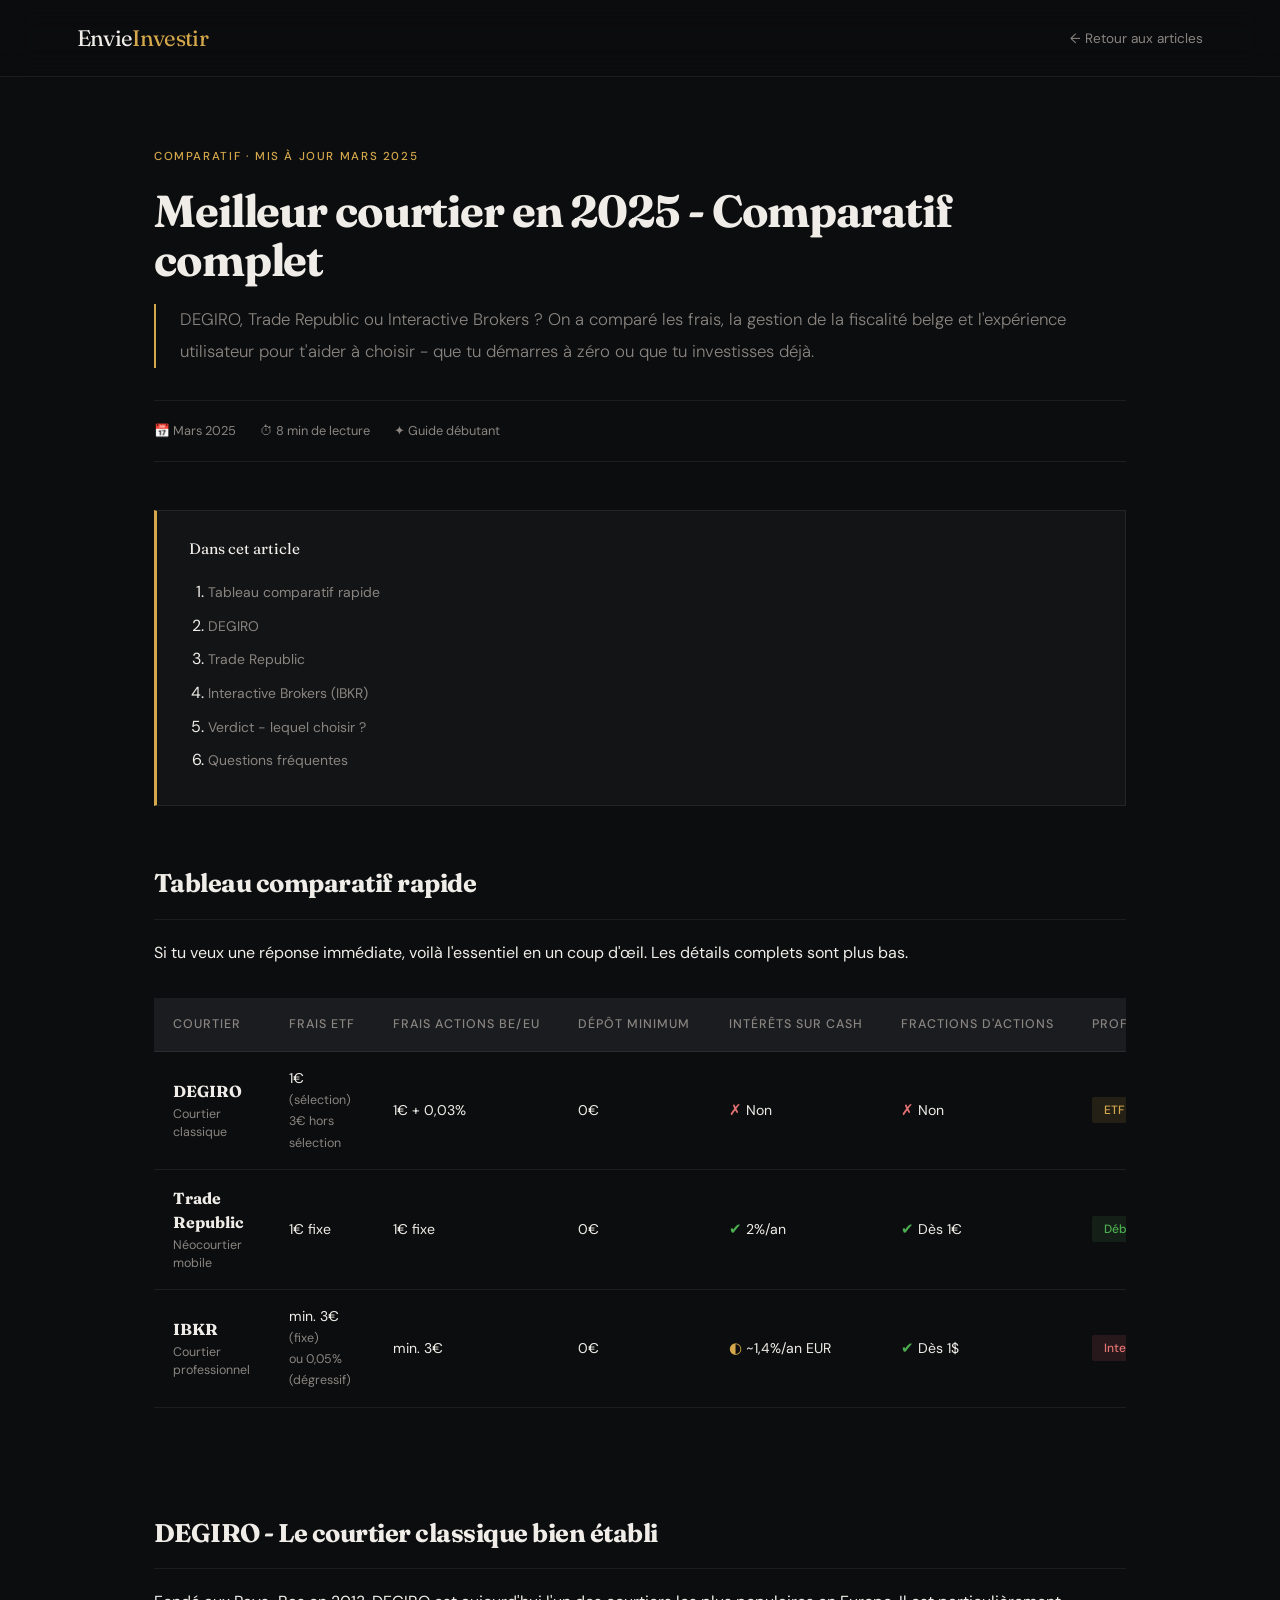
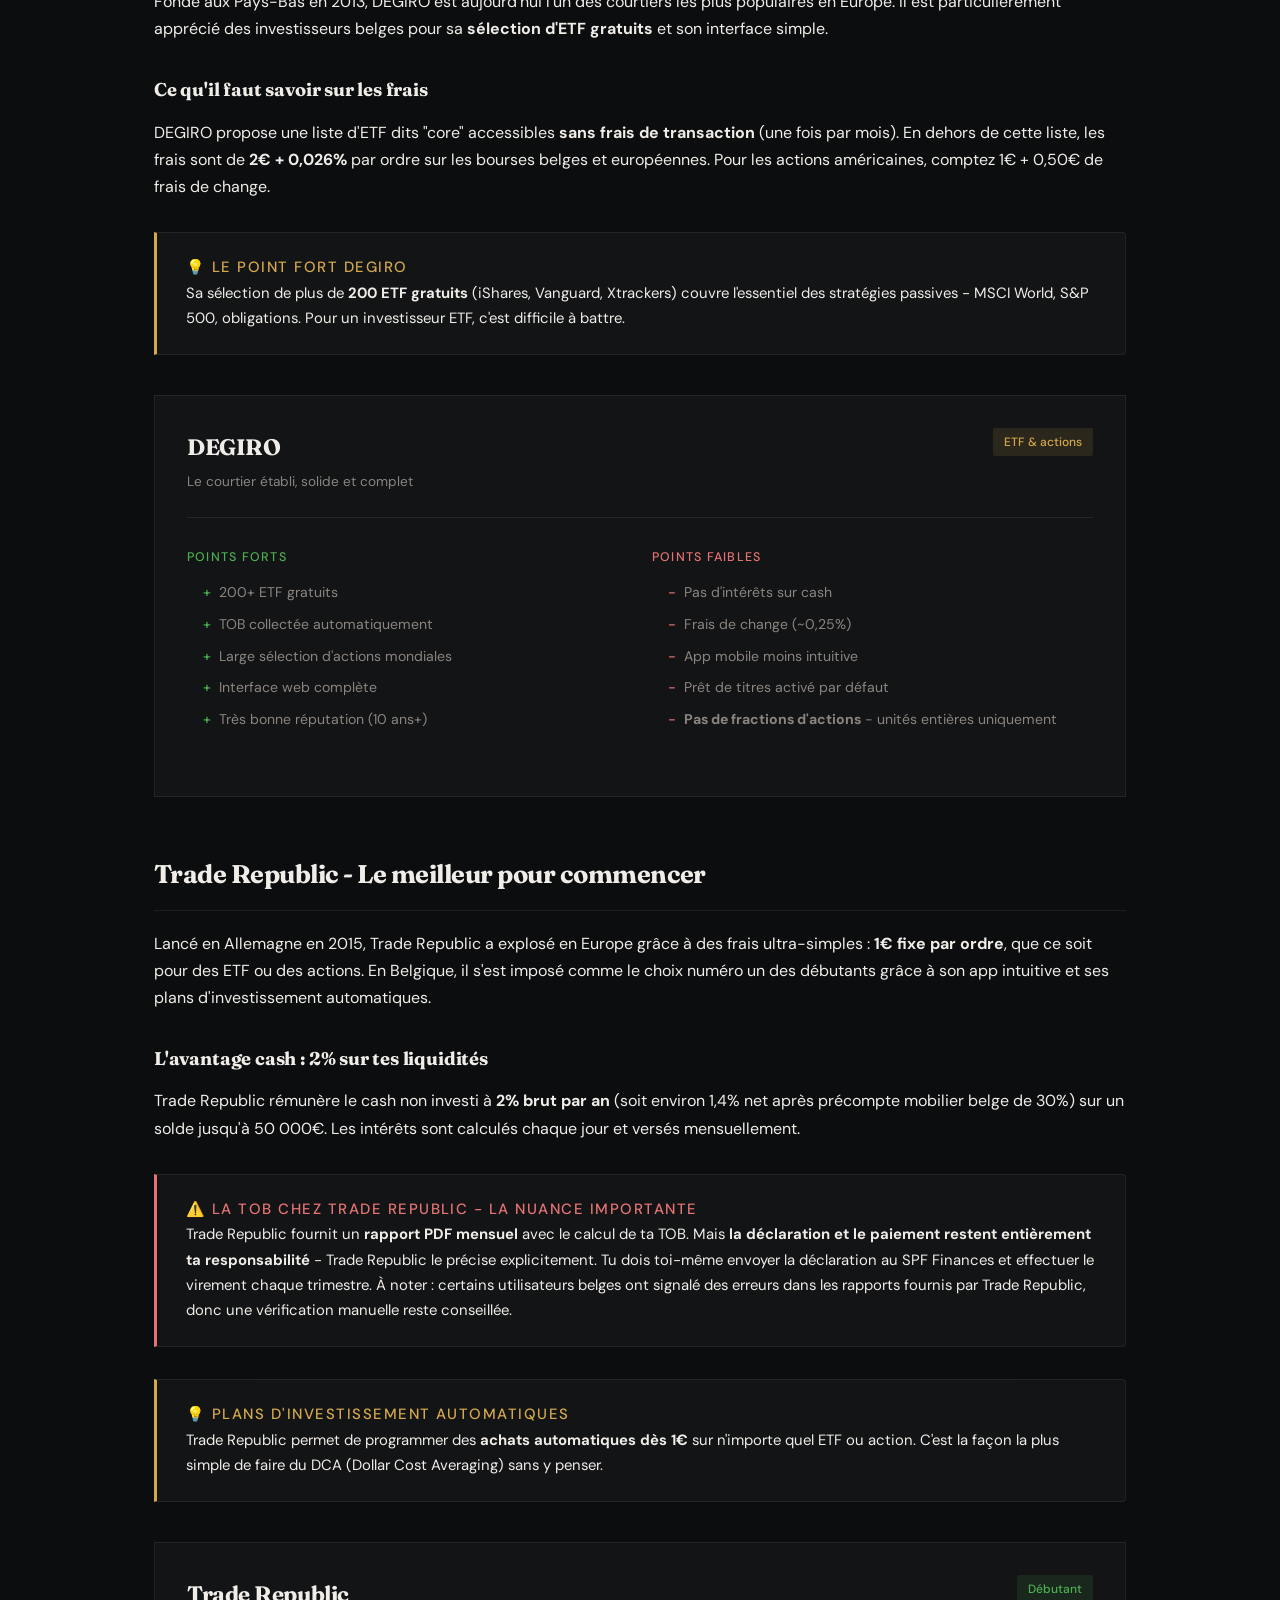
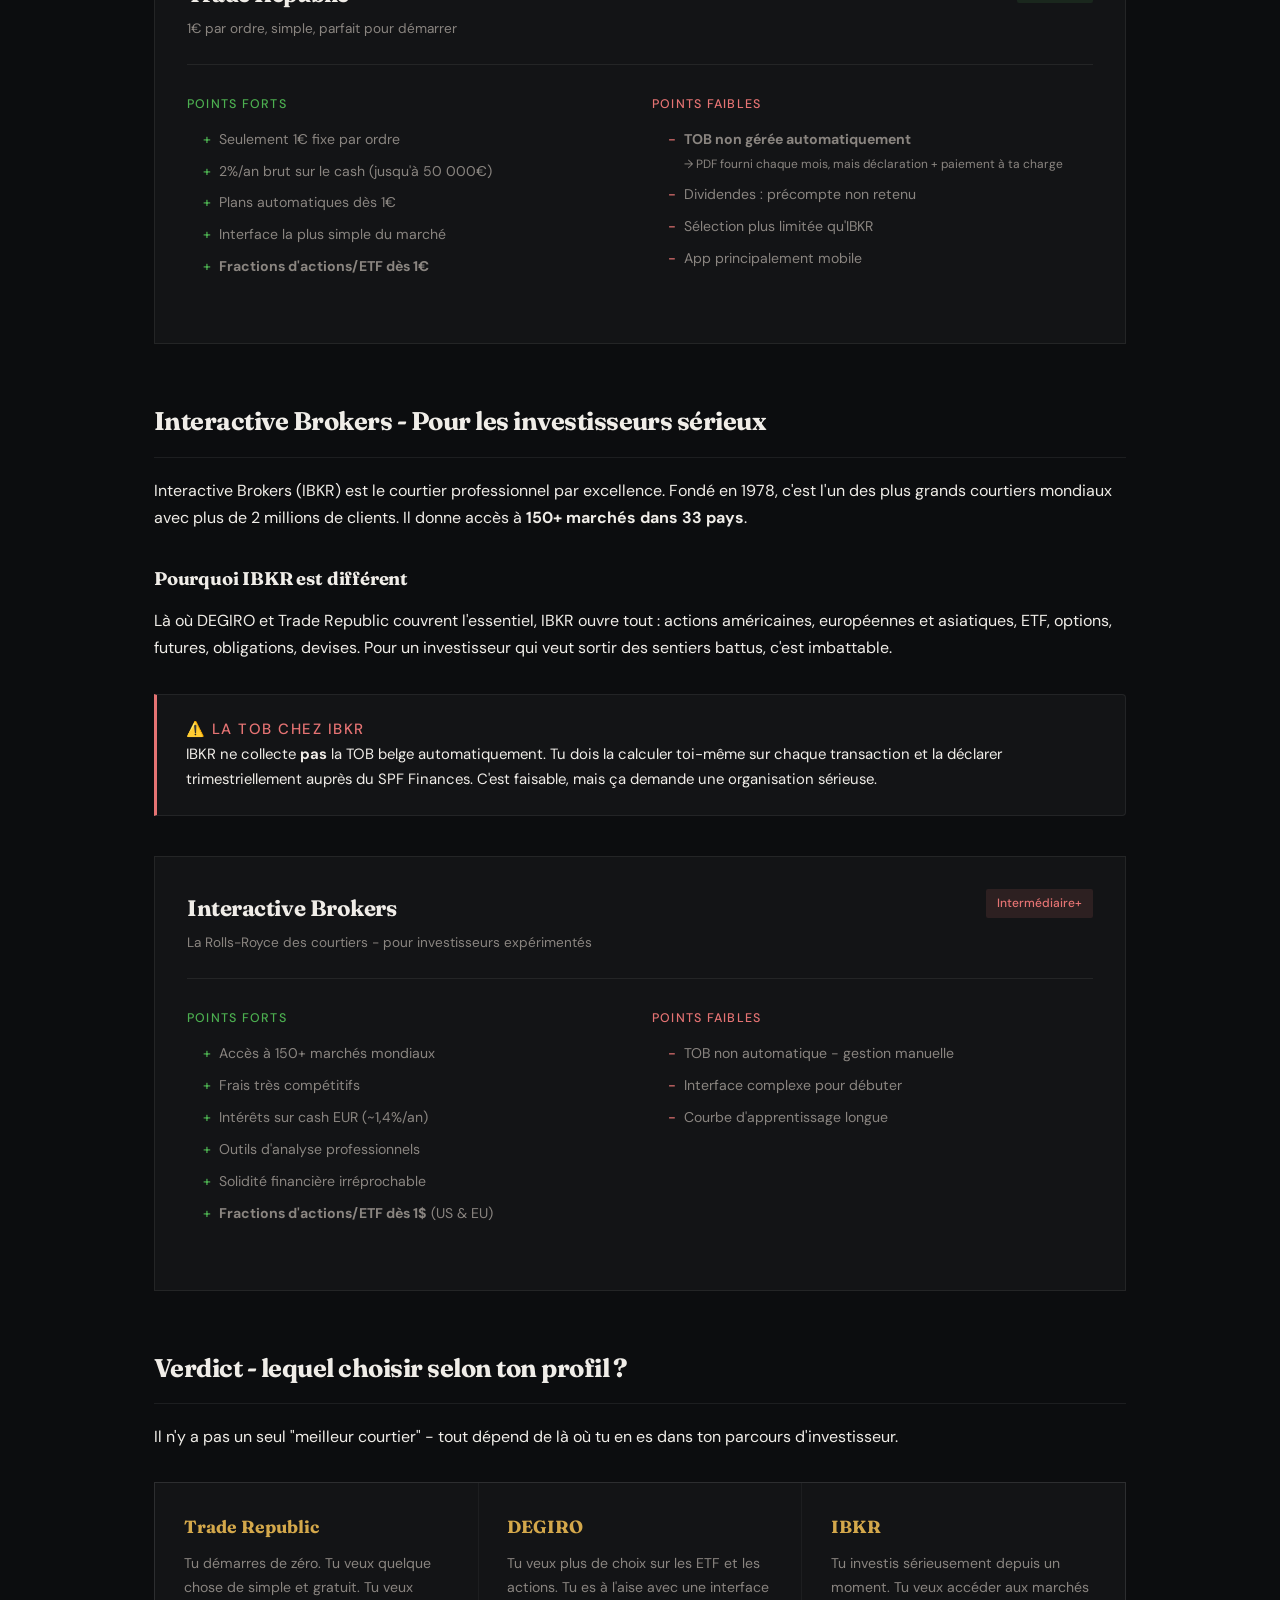
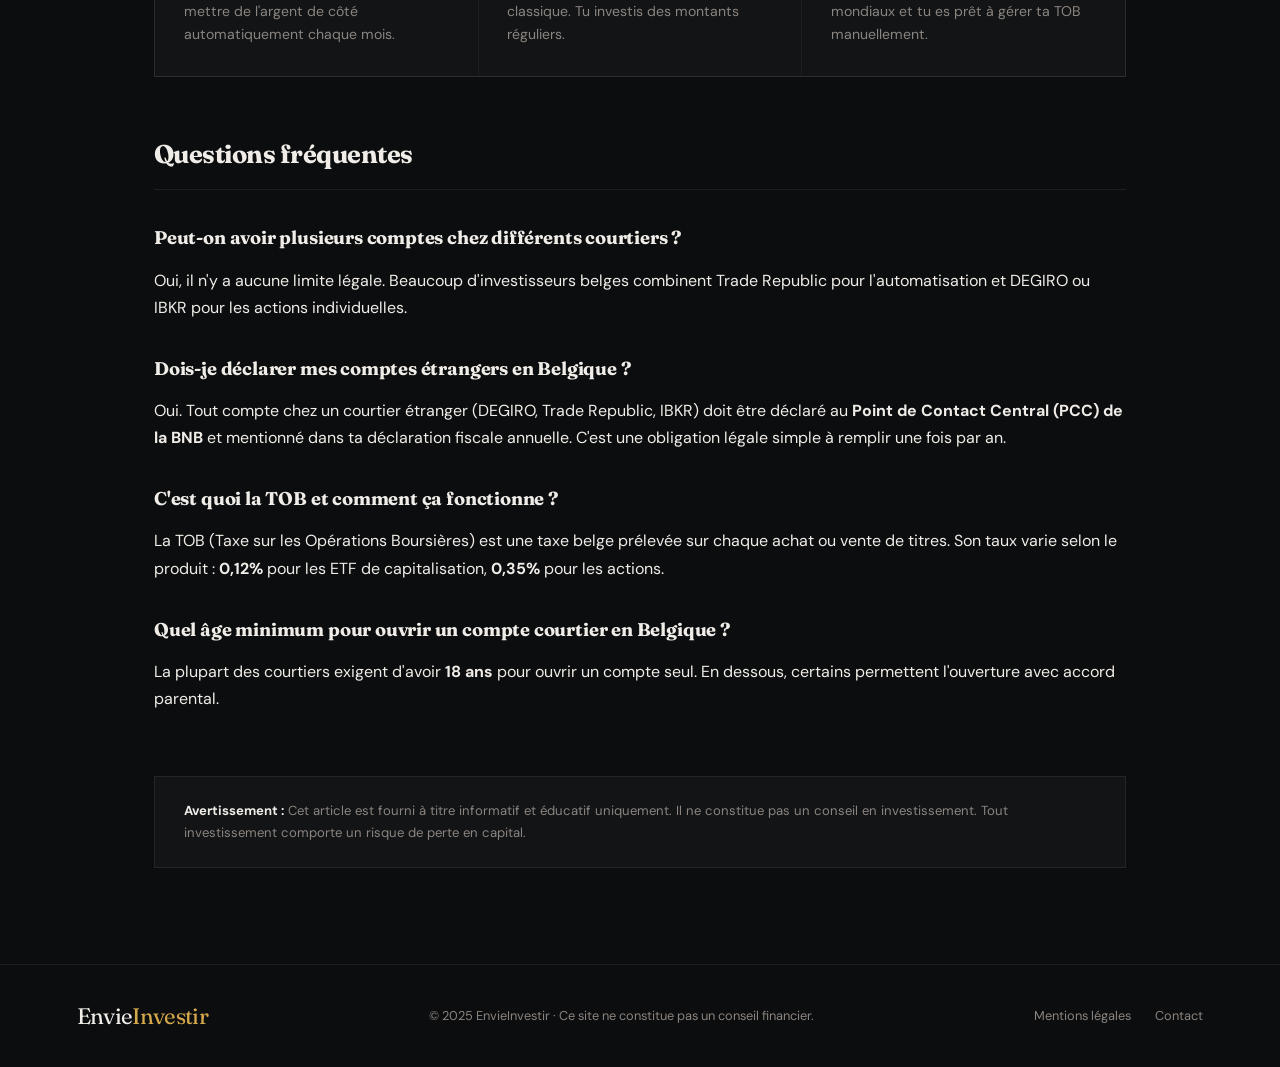
<file: comparatif-courtiers-belgique-2025.html>
﻿<!DOCTYPE html>
<html lang="fr">
<head>
  <meta charset="UTF-8">
  <meta name="viewport" content="width=device-width, initial-scale=1.0">
  <title>Meilleur courtier en 2025 - Comparatif complet - EnvieInvestir</title>
  <meta name="description" content="DEGIRO, Trade Republic ou Interactive Brokers ? Tableau comparatif complet des frais, fiscalité belge et expérience utilisateur pour choisir le bon courtier.">
  <link rel="stylesheet" href="assets/css/style.css">
    <link rel="icon" type="image/png" href="images/logo.png">
  <script async src="https://pagead2.googlesyndication.com/pagead/js/adsbygoogle.js?client=ca-pub-3823599656644016"
     crossorigin="anonymous"></script>
</head>
<body class='page-comparatif'>

<!-- ── NAV ── -->
<nav>
  <a href="index.html" class="logo">
    <span class="w1">Envie</span><span class="w2">Investir</span>
  </a>
  <a href="index.html" class="nav-back">← Retour aux articles</a>
</nav>

<div class="page-wrap">

<!-- ══════════ ARTICLE ══════════ -->
<article>

  <p class="article-tag">Comparatif · Mis à jour mars 2025</p>
  <h1 class="article-title">Meilleur courtier en 2025 - Comparatif complet</h1>
  <p class="article-intro">
    DEGIRO, Trade Republic ou Interactive Brokers ? On a comparé les frais, la gestion de la fiscalité belge
    et l'expérience utilisateur pour t'aider à choisir - que tu démarres à zéro ou que tu investisses déjà.
  </p>
  <div class="article-meta">
    <span>📅 Mars 2025</span>
    <span>⏱ 8 min de lecture</span>
    <span>✦ Guide débutant</span>
  </div>

  <!-- SOMMAIRE -->
  <div class="toc">
    <p class="toc-title">Dans cet article</p>
    <ol>
      <li><a href="#tableau">Tableau comparatif rapide</a></li>
      <li><a href="#degiro">DEGIRO</a></li>
      <li><a href="#trade-republic">Trade Republic</a></li>
      <li><a href="#ibkr">Interactive Brokers (IBKR)</a></li>
      <li><a href="#verdict">Verdict - lequel choisir ?</a></li>
      <li><a href="#faq">Questions fréquentes</a></li>
    </ol>
  </div>

  <!-- ══ TABLEAU COMPARATIF ══ -->
  <h2 id="tableau">Tableau comparatif rapide</h2>
  <p>Si tu veux une réponse immédiate, voilà l'essentiel en un coup d'œil. Les détails complets sont plus bas.</p>

  <div class="table-wrap">
    <table class="compare-table">
      <thead>
        <tr>
          <th>Courtier</th>
          <th>Frais ETF</th>
          <th>Frais actions BE/EU</th>
          <th>Dépôt minimum</th>
          <th>Intérêts sur cash</th>
          <th>Fractions d'actions</th>
          <th>Profil idéal</th>
        </tr>
      </thead>
      <tbody>
        <tr>
          <td>
            <div class="broker-name">DEGIRO</div>
            <div class="broker-sub">Courtier classique</div>
          </td>
          <td>1€ <span style="font-size:0.78rem;color:var(--muted)">(sélection)</span><br><span style="font-size:0.78rem;color:var(--muted)">3€ hors sélection</span></td>
          <td>1€ + 0,03%</td>
          <td>0€</td>
          <td><span class="cross">✗</span> Non</td>
          <td><span class="cross">✗</span> Non</td>
          <td><span class="verdict-badge v-classique">ETF & actions</span></td>
        </tr>
        <tr>
          <td>
            <div class="broker-name">Trade Republic</div>
            <div class="broker-sub">Néocourtier mobile</div>
          </td>
          <td>1€ fixe</td>
          <td>1€ fixe</td>
          <td>0€</td>
          <td><span class="check">✔</span> 2%/an</td>
          <td><span class="check">✔</span> Dès 1€</td>
          <td><span class="verdict-badge v-debutant">Débutant</span></td>
        </tr>
        <tr>
          <td>
            <div class="broker-name">IBKR</div>
            <div class="broker-sub">Courtier professionnel</div>
          </td>
          <td>min. 3€ <span style="font-size:0.78rem;color:var(--muted)">(fixe)</span><br><span style="font-size:0.78rem;color:var(--muted)">ou 0,05% (dégressif)</span></td>
          <td>min. 3€</td>
          <td>0€</td>
          <td><span class="half">◐</span> ~1,4%/an EUR</td>
          <td><span class="check">✔</span> Dès 1$</td>
          <td><span class="verdict-badge v-avance">Intermédiaire+</span></td>
        </tr>
      </tbody>
    </table>
  </div>

  <!-- ══ DEGIRO ══ -->
  <h2 id="degiro">DEGIRO - Le courtier classique bien établi</h2>

  <p>Fondé aux Pays-Bas en 2013, DEGIRO est aujourd'hui l'un des courtiers les plus populaires en Europe. Il est particulièrement apprécié des investisseurs belges pour sa <strong>sélection d'ETF gratuits</strong> et son interface simple.</p>

  <h3>Ce qu'il faut savoir sur les frais</h3>
  <p>DEGIRO propose une liste d'ETF dits "core" accessibles <strong>sans frais de transaction</strong> (une fois par mois). En dehors de cette liste, les frais sont de <strong>2€ + 0,026%</strong> par ordre sur les bourses belges et européennes. Pour les actions américaines, comptez 1€ + 0,50€ de frais de change.</p>

  <div class="callout">
    <p class="callout-title">💡 Le point fort DEGIRO</p>
    <p>Sa sélection de plus de <strong>200 ETF gratuits</strong> (iShares, Vanguard, Xtrackers) couvre l'essentiel des stratégies passives - MSCI World, S&P 500, obligations. Pour un investisseur ETF, c'est difficile à battre.</p>
  </div>

  <div class="broker-card">
    <div class="broker-card-header">
      <div>
        <div class="broker-card-name">DEGIRO</div>
        <div class="broker-card-tagline">Le courtier établi, solide et complet</div>
      </div>
      <span class="verdict-badge v-classique">ETF & actions</span>
    </div>

    <div class="pros-cons">
      <div class="pros">
        <h4>Points forts</h4>
        <ul>
          <li>200+ ETF gratuits</li>
          <li>TOB collectée automatiquement</li>
          <li>Large sélection d'actions mondiales</li>
          <li>Interface web complète</li>
          <li>Très bonne réputation (10 ans+)</li>
        </ul>
      </div>
      <div class="cons">
        <h4>Points faibles</h4>
        <ul>
          <li>Pas d'intérêts sur cash</li>
          <li>Frais de change (~0,25%)</li>
          <li>App mobile moins intuitive</li>
          <li>Prêt de titres activé par défaut</li>
          <li><strong>Pas de fractions d'actions</strong> - unités entières uniquement</li>
        </ul>
      </div>
    </div>

  </div>

  <!-- ══ TRADE REPUBLIC ══ -->
  <h2 id="trade-republic">Trade Republic - Le meilleur pour commencer</h2>

  <p>Lancé en Allemagne en 2015, Trade Republic a explosé en Europe grâce à des frais ultra-simples : <strong>1€ fixe par ordre</strong>, que ce soit pour des ETF ou des actions. En Belgique, il s'est imposé comme le choix numéro un des débutants grâce à son app intuitive et ses plans d'investissement automatiques.</p>

  <h3>L'avantage cash : 2% sur tes liquidités</h3>
  <p>Trade Republic rémunère le cash non investi à <strong>2% brut par an</strong> (soit environ 1,4% net après précompte mobilier belge de 30%) sur un solde jusqu'à 50 000€. Les intérêts sont calculés chaque jour et versés mensuellement.</p>

  <div class="callout warning">
    <p class="callout-title">⚠️ La TOB chez Trade Republic - la nuance importante</p>
    <p>Trade Republic fournit un <strong>rapport PDF mensuel</strong> avec le calcul de ta TOB. Mais <strong>la déclaration et le paiement restent entièrement ta responsabilité</strong> - Trade Republic le précise explicitement. Tu dois toi-même envoyer la déclaration au SPF Finances et effectuer le virement chaque trimestre. À noter : certains utilisateurs belges ont signalé des erreurs dans les rapports fournis par Trade Republic, donc une vérification manuelle reste conseillée.</p>
  </div>

  <div class="callout">
    <p class="callout-title">💡 Plans d'investissement automatiques</p>
    <p>Trade Republic permet de programmer des <strong>achats automatiques dès 1€</strong> sur n'importe quel ETF ou action. C'est la façon la plus simple de faire du DCA (Dollar Cost Averaging) sans y penser.</p>
  </div>

  <div class="broker-card">
    <div class="broker-card-header">
      <div>
        <div class="broker-card-name">Trade Republic</div>
        <div class="broker-card-tagline">1€ par ordre, simple, parfait pour démarrer</div>
      </div>
      <span class="verdict-badge v-debutant">Débutant</span>
    </div>

    <div class="pros-cons">
      <div class="pros">
        <h4>Points forts</h4>
        <ul>
          <li>Seulement 1€ fixe par ordre</li>
          <li>2%/an brut sur le cash (jusqu'à 50 000€)</li>
          <li>Plans automatiques dès 1€</li>
          <li>Interface la plus simple du marché</li>
          <li><strong>Fractions d'actions/ETF dès 1€</strong></li>
        </ul>
      </div>
      <div class="cons">
        <h4>Points faibles</h4>
        <ul>
          <li><strong>TOB non gérée automatiquement</strong><br><span style="font-size:0.85em;color:var(--muted)">→ PDF fourni chaque mois, mais déclaration + paiement à ta charge</span></li>
          <li>Dividendes : précompte non retenu</li>
          <li>Sélection plus limitée qu'IBKR</li>
          <li>App principalement mobile</li>
        </ul>
      </div>
    </div>

  </div>

  <!-- ══ IBKR ══ -->
  <h2 id="ibkr">Interactive Brokers - Pour les investisseurs sérieux</h2>

  <p>Interactive Brokers (IBKR) est le courtier professionnel par excellence. Fondé en 1978, c'est l'un des plus grands courtiers mondiaux avec plus de 2 millions de clients. Il donne accès à <strong>150+ marchés dans 33 pays</strong>.</p>

  <h3>Pourquoi IBKR est différent</h3>
  <p>Là où DEGIRO et Trade Republic couvrent l'essentiel, IBKR ouvre tout : actions américaines, européennes et asiatiques, ETF, options, futures, obligations, devises. Pour un investisseur qui veut sortir des sentiers battus, c'est imbattable.</p>

  <div class="callout warning">
    <p class="callout-title">⚠️ La TOB chez IBKR</p>
    <p>IBKR ne collecte <strong>pas</strong> la TOB belge automatiquement. Tu dois la calculer toi-même sur chaque transaction et la déclarer trimestriellement auprès du SPF Finances. C'est faisable, mais ça demande une organisation sérieuse.</p>
  </div>

  <div class="broker-card">
    <div class="broker-card-header">
      <div>
        <div class="broker-card-name">Interactive Brokers</div>
        <div class="broker-card-tagline">La Rolls-Royce des courtiers - pour investisseurs expérimentés</div>
      </div>
      <span class="verdict-badge v-avance">Intermédiaire+</span>
    </div>

    <div class="pros-cons">
      <div class="pros">
        <h4>Points forts</h4>
        <ul>
          <li>Accès à 150+ marchés mondiaux</li>
          <li>Frais très compétitifs</li>
          <li>Intérêts sur cash EUR (~1,4%/an)</li>
          <li>Outils d'analyse professionnels</li>
          <li>Solidité financière irréprochable</li>
          <li><strong>Fractions d'actions/ETF dès 1$</strong> (US & EU)</li>
        </ul>
      </div>
      <div class="cons">
        <h4>Points faibles</h4>
        <ul>
          <li>TOB non automatique - gestion manuelle</li>
          <li>Interface complexe pour débuter</li>
          <li>Courbe d'apprentissage longue</li>
        </ul>
      </div>
    </div>

  </div>

  <!-- ══ VERDICT ══ -->
  <h2 id="verdict">Verdict - lequel choisir selon ton profil ?</h2>

  <p>Il n'y a pas un seul "meilleur courtier" - tout dépend de là où tu en es dans ton parcours d'investisseur.</p>

  <div class="verdict-grid">
    <div class="verdict-item">
      <p class="verdict-broker">Trade Republic</p>
      <p class="verdict-for">Tu démarres de zéro. Tu veux quelque chose de simple et gratuit. Tu veux mettre de l'argent de côté automatiquement chaque mois.</p>
    </div>
    <div class="verdict-item">
      <p class="verdict-broker">DEGIRO</p>
      <p class="verdict-for">Tu veux plus de choix sur les ETF et les actions. Tu es à l'aise avec une interface classique. Tu investis des montants réguliers.</p>
    </div>
    <div class="verdict-item">
      <p class="verdict-broker">IBKR</p>
      <p class="verdict-for">Tu investis sérieusement depuis un moment. Tu veux accéder aux marchés mondiaux et tu es prêt à gérer ta TOB manuellement.</p>
    </div>
  </div>


  <!-- ══ FAQ ══ -->
  <h2 id="faq">Questions fréquentes</h2>

  <h3>Peut-on avoir plusieurs comptes chez différents courtiers ?</h3>
  <p>Oui, il n'y a aucune limite légale. Beaucoup d'investisseurs belges combinent Trade Republic pour l'automatisation et DEGIRO ou IBKR pour les actions individuelles.</p>

  <h3>Dois-je déclarer mes comptes étrangers en Belgique ?</h3>
  <p>Oui. Tout compte chez un courtier étranger (DEGIRO, Trade Republic, IBKR) doit être déclaré au <strong>Point de Contact Central (PCC) de la BNB</strong> et mentionné dans ta déclaration fiscale annuelle. C'est une obligation légale simple à remplir une fois par an.</p>

  <h3>C'est quoi la TOB et comment ça fonctionne ?</h3>
  <p>La TOB (Taxe sur les Opérations Boursières) est une taxe belge prélevée sur chaque achat ou vente de titres. Son taux varie selon le produit : <strong>0,12%</strong> pour les ETF de capitalisation, <strong>0,35%</strong> pour les actions.</p>

  <h3>Quel âge minimum pour ouvrir un compte courtier en Belgique ?</h3>
  <p>La plupart des courtiers exigent d'avoir <strong>18 ans</strong> pour ouvrir un compte seul. En dessous, certains permettent l'ouverture avec accord parental.</p>

  <div class="disclaimer">
    <strong>Avertissement :</strong> Cet article est fourni à titre informatif et éducatif uniquement. Il ne constitue pas un conseil en investissement. Tout investissement comporte un risque de perte en capital.
  </div>

</article>


</div><!-- fin page-wrap -->

<!-- ── FOOTER ── -->
<footer>
  <a href="index.html" class="logo">
    <span class="w1">Envie</span><span class="w2">Investir</span>
  </a>
  <span>© 2025 EnvieInvestir · Ce site ne constitue pas un conseil financier.</span>
  <div class="footer-links">
    <a href="mentions-legales.html">Mentions légales</a>
    <a href="contact.html">Contact</a>
  </div>
</footer>

</body>
</html>
</file>
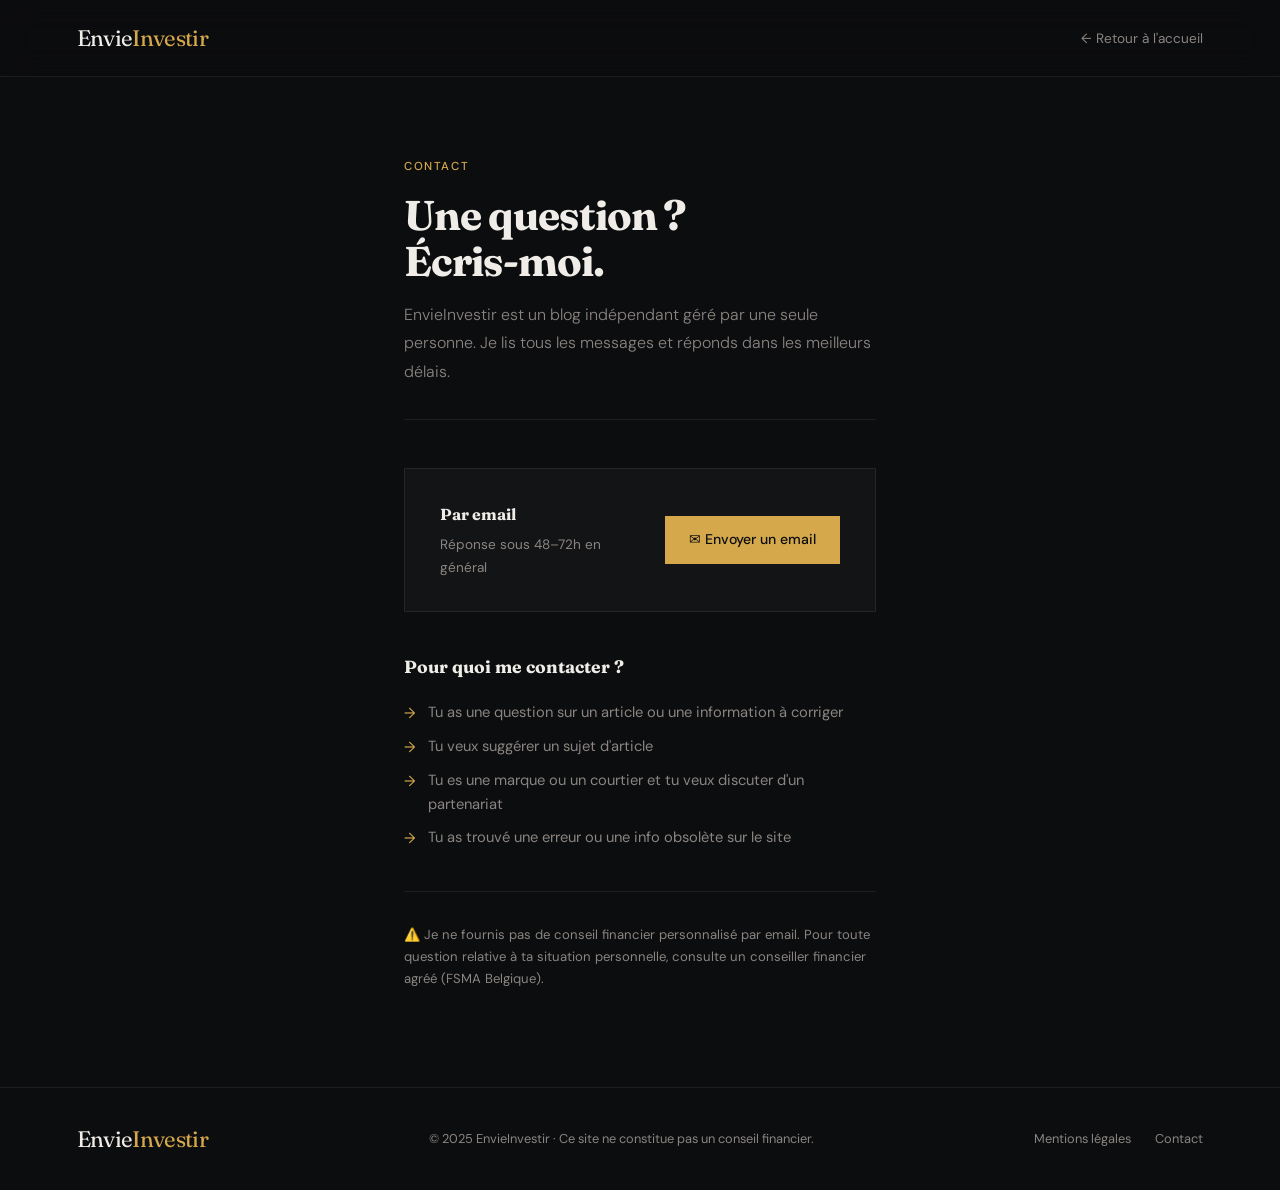
<file: contact.html>
﻿<!DOCTYPE html>
<html lang="fr">
<head>
  <meta charset="UTF-8">
  <meta name="viewport" content="width=device-width, initial-scale=1.0">
  <title>Contact — EnvieInvestir</title>
  <link rel="stylesheet" href="assets/css/style.css">
    <link rel="icon" type="image/png" href="images/logo.png">
  <script async src="https://pagead2.googlesyndication.com/pagead/js/adsbygoogle.js?client=ca-pub-3823599656644016"
     crossorigin="anonymous"></script>
</head>
<body class='page-contact'>

<nav>
  <a href="index.html" class="logo">
    <span class="w1">Envie</span><span class="w2">Investir</span>
  </a>
  <a href="index.html" class="nav-back">← Retour à l'accueil</a>
</nav>

<div class="page-wrap">

  <span class="page-tag">Contact</span>
  <h1 class="page-title">Une question ?<br>Écris-moi.</h1>
  <p class="page-intro">
    EnvieInvestir est un blog indépendant géré par une seule personne.
    Je lis tous les messages et réponds dans les meilleurs délais.
  </p>

  <div class="contact-block">
    <div class="contact-block-left">
      <h3>Par email</h3>
      <p>Réponse sous 48–72h en général</p>
    </div>
    <a href="mailto:envieinvestir@gmail.com" class="email-link">
      ✉ Envoyer un email
    </a>
  </div>

  <div class="contact-topics">
    <h2>Pour quoi me contacter ?</h2>
    <ul class="topic-list">
      <li>Tu as une question sur un article ou une information à corriger</li>
      <li>Tu veux suggérer un sujet d'article</li>
      <li>Tu es une marque ou un courtier et tu veux discuter d'un partenariat</li>
      <li>Tu as trouvé une erreur ou une info obsolète sur le site</li>
    </ul>
  </div>

  <p class="contact-note">
    ⚠️ Je ne fournis pas de conseil financier personnalisé par email. Pour toute question relative à ta situation personnelle, consulte un conseiller financier agréé (FSMA Belgique).
  </p>

</div>

<footer>
  <a href="index.html" class="logo">
    <span class="w1">Envie</span><span class="w2">Investir</span>
  </a>
  <span>© 2025 EnvieInvestir · Ce site ne constitue pas un conseil financier.</span>
  <div class="footer-links">
    <a href="mentions-legales.html">Mentions légales</a>
    <a href="contact.html">Contact</a>
  </div>
</footer>

</body>
</html>
</file>
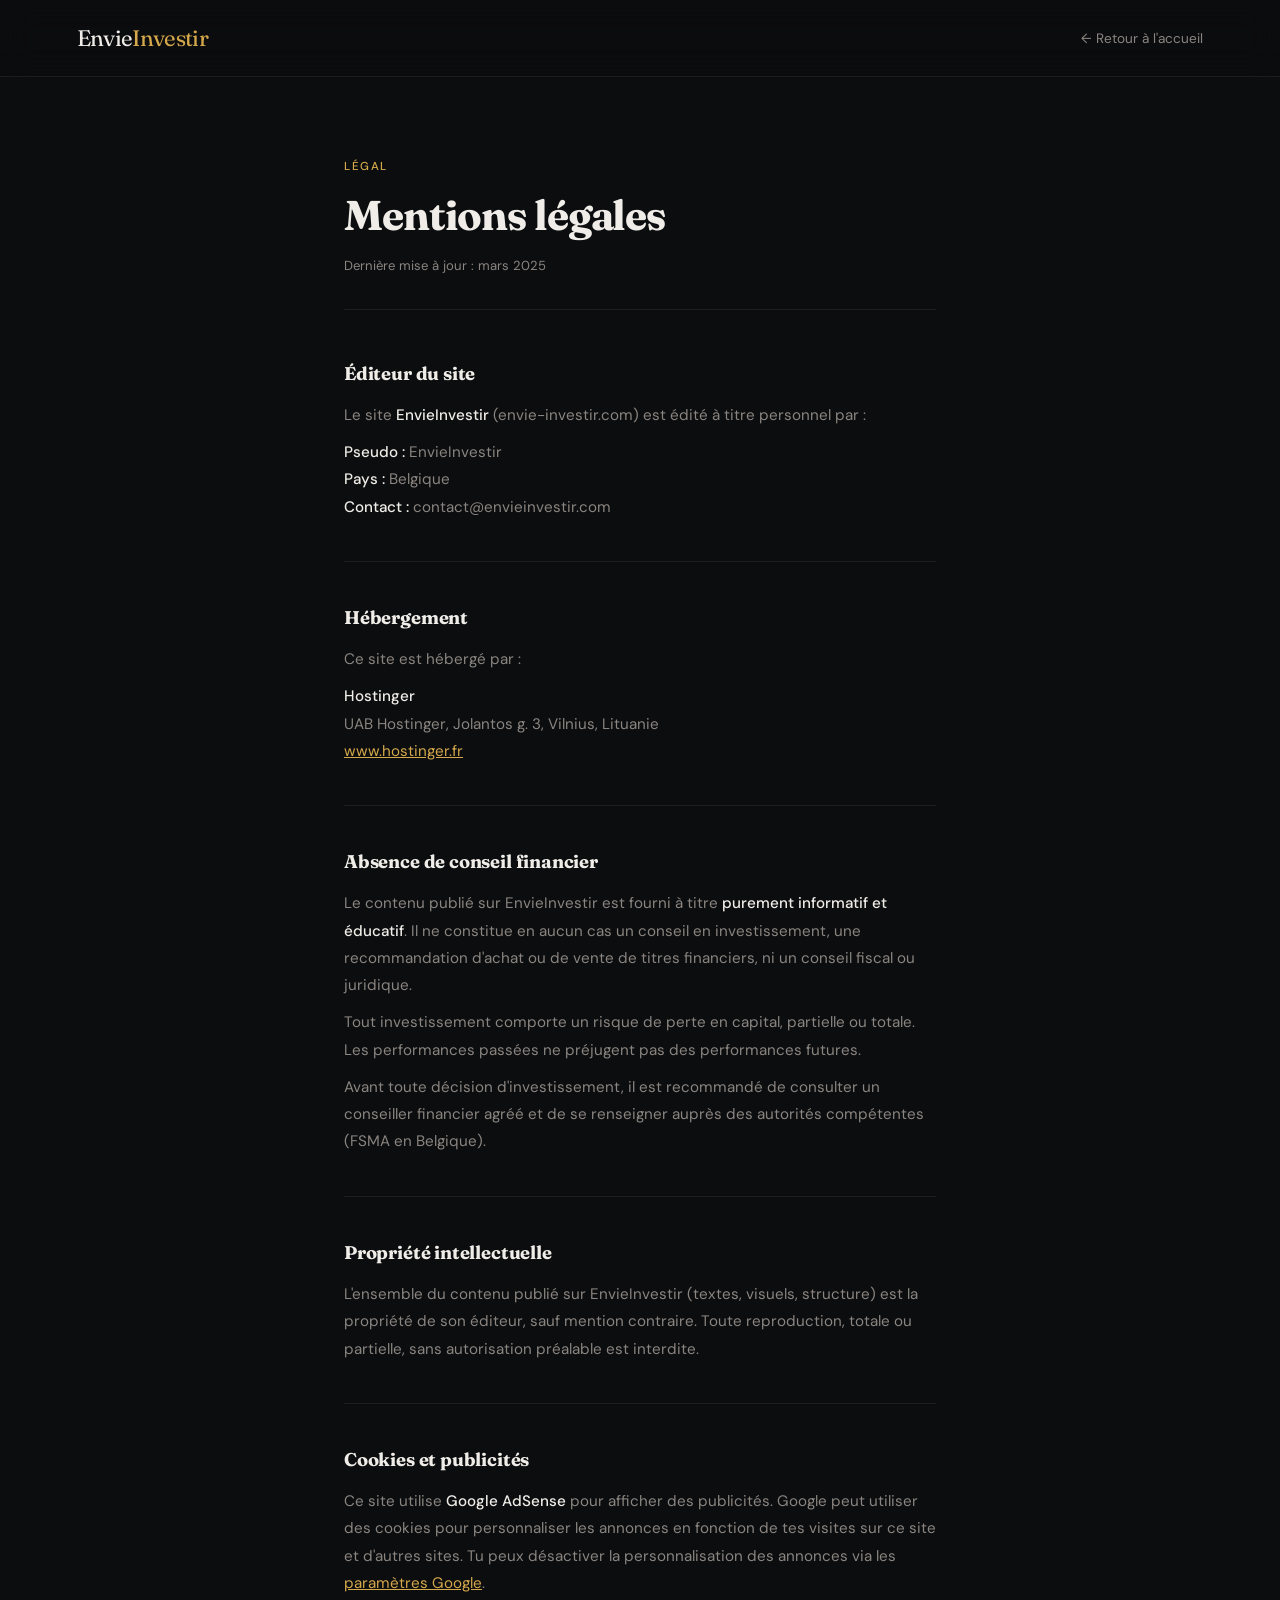
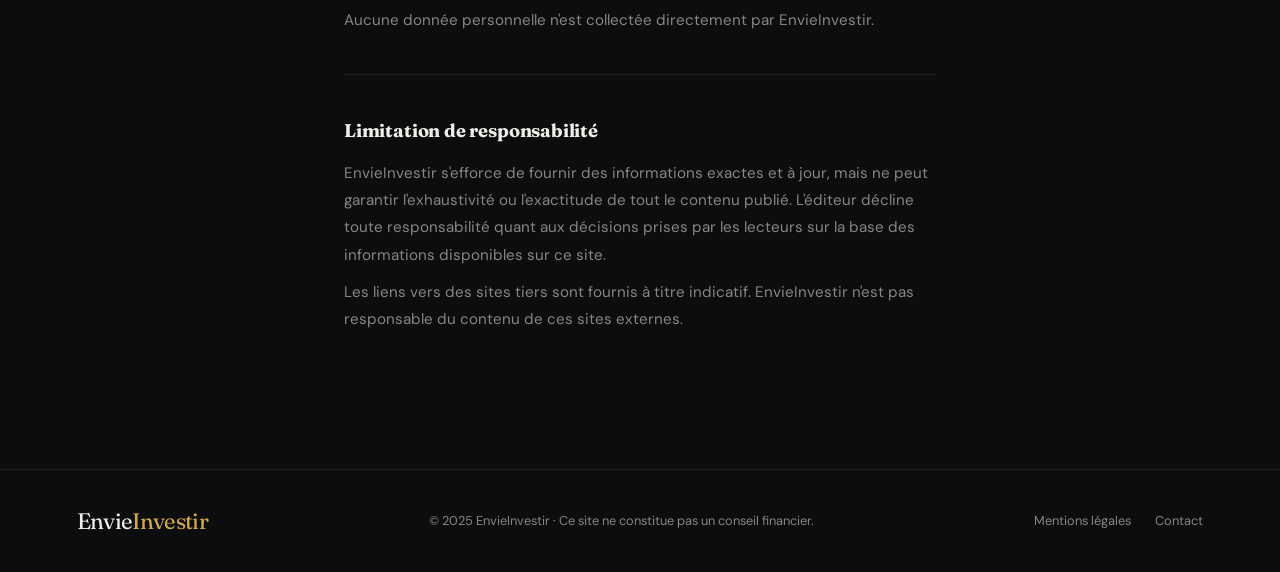
<file: mentions-legales.html>
﻿<!DOCTYPE html>
<html lang="fr">
<head>
  <meta charset="UTF-8">
  <meta name="viewport" content="width=device-width, initial-scale=1.0">
  <title>Mentions légales - EnvieInvestir</title>
  <meta name="robots" content="noindex">
  <link rel="stylesheet" href="assets/css/style.css">
  <link rel="icon" type="image/png" href="images/logo.png">
  <script async src="https://pagead2.googlesyndication.com/pagead/js/adsbygoogle.js?client=ca-pub-3823599656644016"
     crossorigin="anonymous"></script>
</head>
<body class='page-legal'>

<nav>
  <a href="index.html" class="logo">
    <span class="w1">Envie</span><span class="w2">Investir</span>
  </a>
  <a href="index.html" class="nav-back">← Retour à l'accueil</a>
</nav>

<div class="page-wrap">

  <span class="page-tag">Légal</span>
  <h1 class="page-title">Mentions légales</h1>
  <p class="page-updated">Dernière mise à jour : mars 2025</p>

  <div class="legal-section">
    <h2>Éditeur du site</h2>
    <p>Le site <strong>EnvieInvestir</strong> (envie-investir.com) est édité à titre personnel par :</p>
    <p>
      <strong>Pseudo :</strong> EnvieInvestir<br>
      <strong>Pays :</strong> Belgique<br>
      <strong>Contact :</strong> contact@envieinvestir.com 
    </p>
  </div>

  <div class="legal-divider"></div>

  <div class="legal-section">
    <h2>Hébergement</h2>
    <p>Ce site est hébergé par :</p>
    <p>
      <strong>Hostinger</strong><br>
      UAB Hostinger, Jolantos g. 3, Vilnius, Lituanie<br>
      <a href="https://www.hostinger.fr" target="_blank" style="color:var(--gold);">www.hostinger.fr</a>
    </p>
  </div>

  <div class="legal-divider"></div>

  <div class="legal-section">
    <h2>Absence de conseil financier</h2>
    <p>Le contenu publié sur EnvieInvestir est fourni à titre <strong>purement informatif et éducatif</strong>. Il ne constitue en aucun cas un conseil en investissement, une recommandation d'achat ou de vente de titres financiers, ni un conseil fiscal ou juridique.</p>
    <p>Tout investissement comporte un risque de perte en capital, partielle ou totale. Les performances passées ne préjugent pas des performances futures.</p>
    <p>Avant toute décision d'investissement, il est recommandé de consulter un conseiller financier agréé et de se renseigner auprès des autorités compétentes (FSMA en Belgique).</p>
  </div>

  <div class="legal-divider"></div>

  <div class="legal-section">
    <h2>Propriété intellectuelle</h2>
    <p>L'ensemble du contenu publié sur EnvieInvestir (textes, visuels, structure) est la propriété de son éditeur, sauf mention contraire. Toute reproduction, totale ou partielle, sans autorisation préalable est interdite.</p>
  </div>

  <div class="legal-divider"></div>

  <div class="legal-section">
    <h2>Cookies et publicités</h2>
    <p>Ce site utilise <strong>Google AdSense</strong> pour afficher des publicités. Google peut utiliser des cookies pour personnaliser les annonces en fonction de tes visites sur ce site et d'autres sites. Tu peux désactiver la personnalisation des annonces via les <a href="https://adssettings.google.com" target="_blank" style="color:var(--gold);">paramètres Google</a>.</p>
    <p>Aucune donnée personnelle n'est collectée directement par EnvieInvestir.</p>
  </div>

  <div class="legal-divider"></div>

  <div class="legal-section">
    <h2>Limitation de responsabilité</h2>
    <p>EnvieInvestir s'efforce de fournir des informations exactes et à jour, mais ne peut garantir l'exhaustivité ou l'exactitude de tout le contenu publié. L'éditeur décline toute responsabilité quant aux décisions prises par les lecteurs sur la base des informations disponibles sur ce site.</p>
    <p>Les liens vers des sites tiers sont fournis à titre indicatif. EnvieInvestir n'est pas responsable du contenu de ces sites externes.</p>
  </div>

</div>

<footer>
  <a href="index.html" class="logo">
    <span class="w1">Envie</span><span class="w2">Investir</span>
  </a>
  <span>© 2025 EnvieInvestir · Ce site ne constitue pas un conseil financier.</span>
  <div class="footer-links">
    <a href="mentions-legales.html">Mentions légales</a>
    <a href="contact.html">Contact</a>
  </div>
</footer>

</body>
</html>
</file>
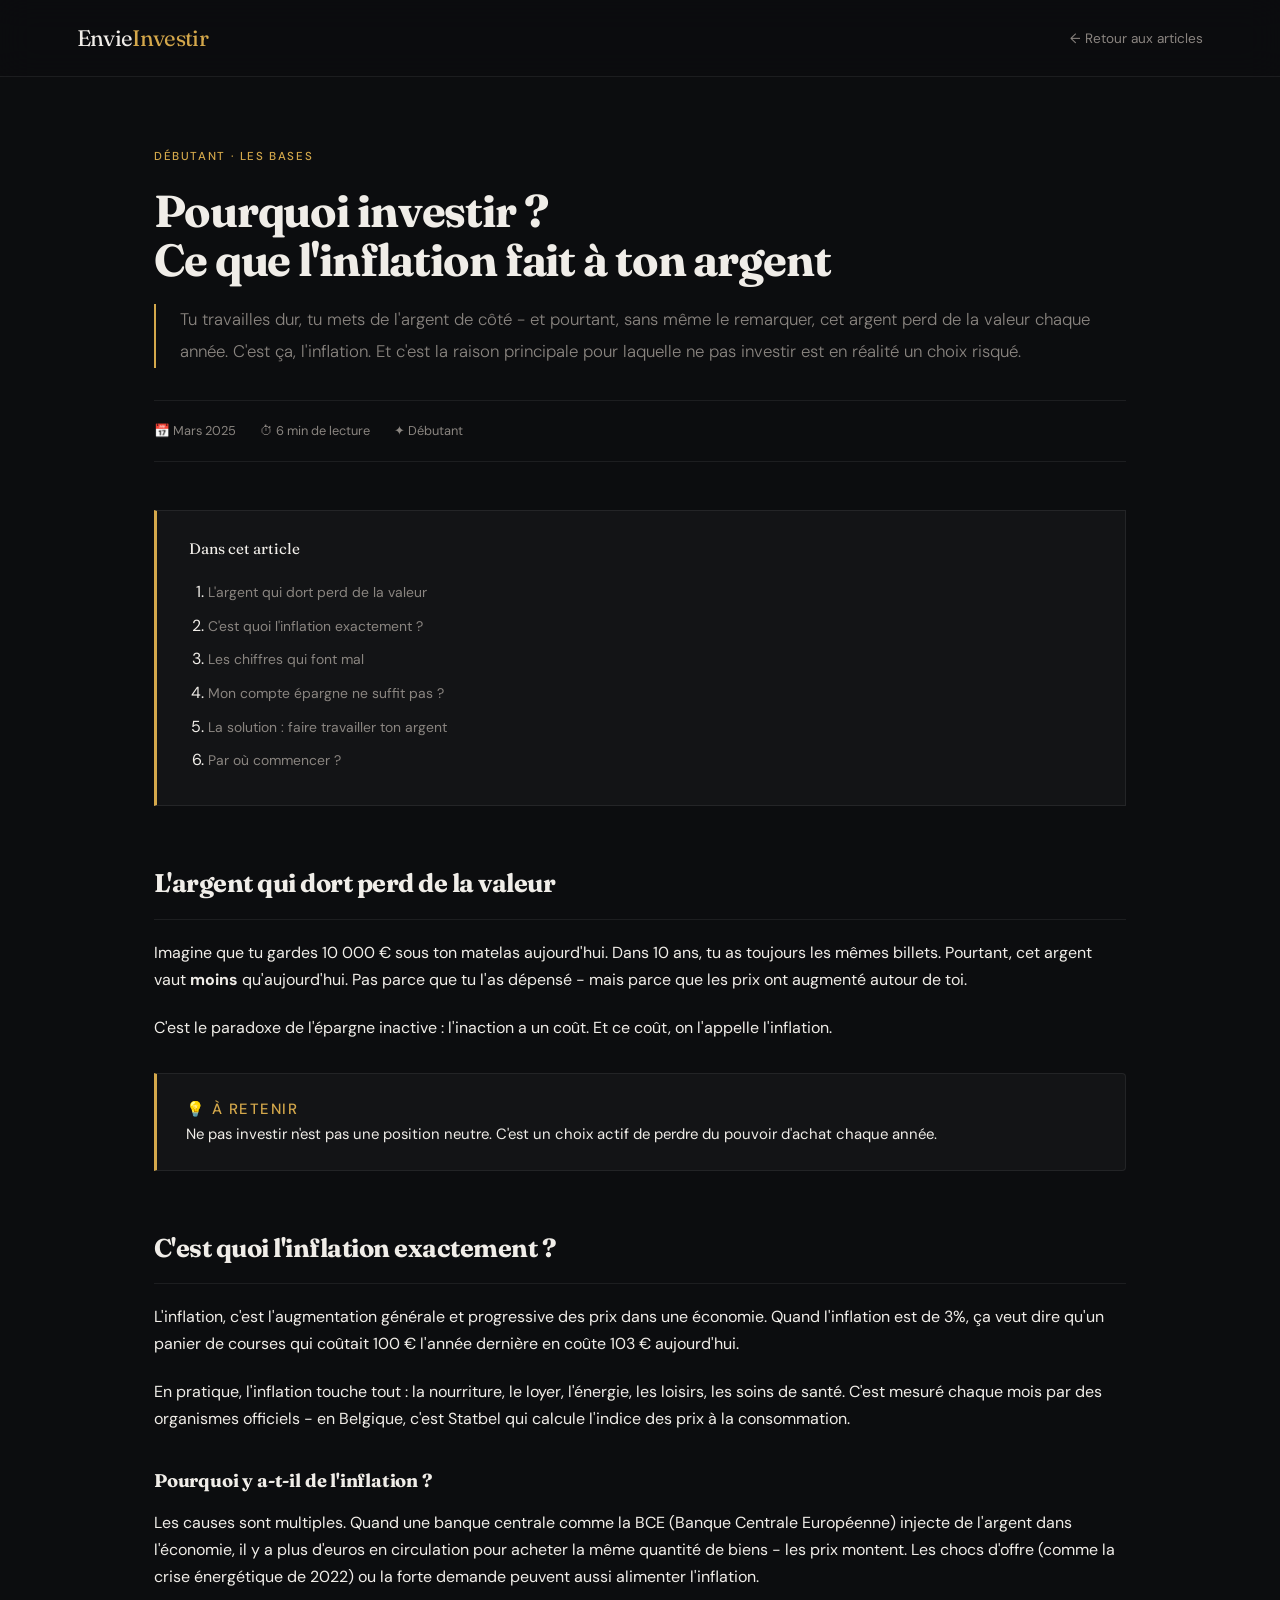
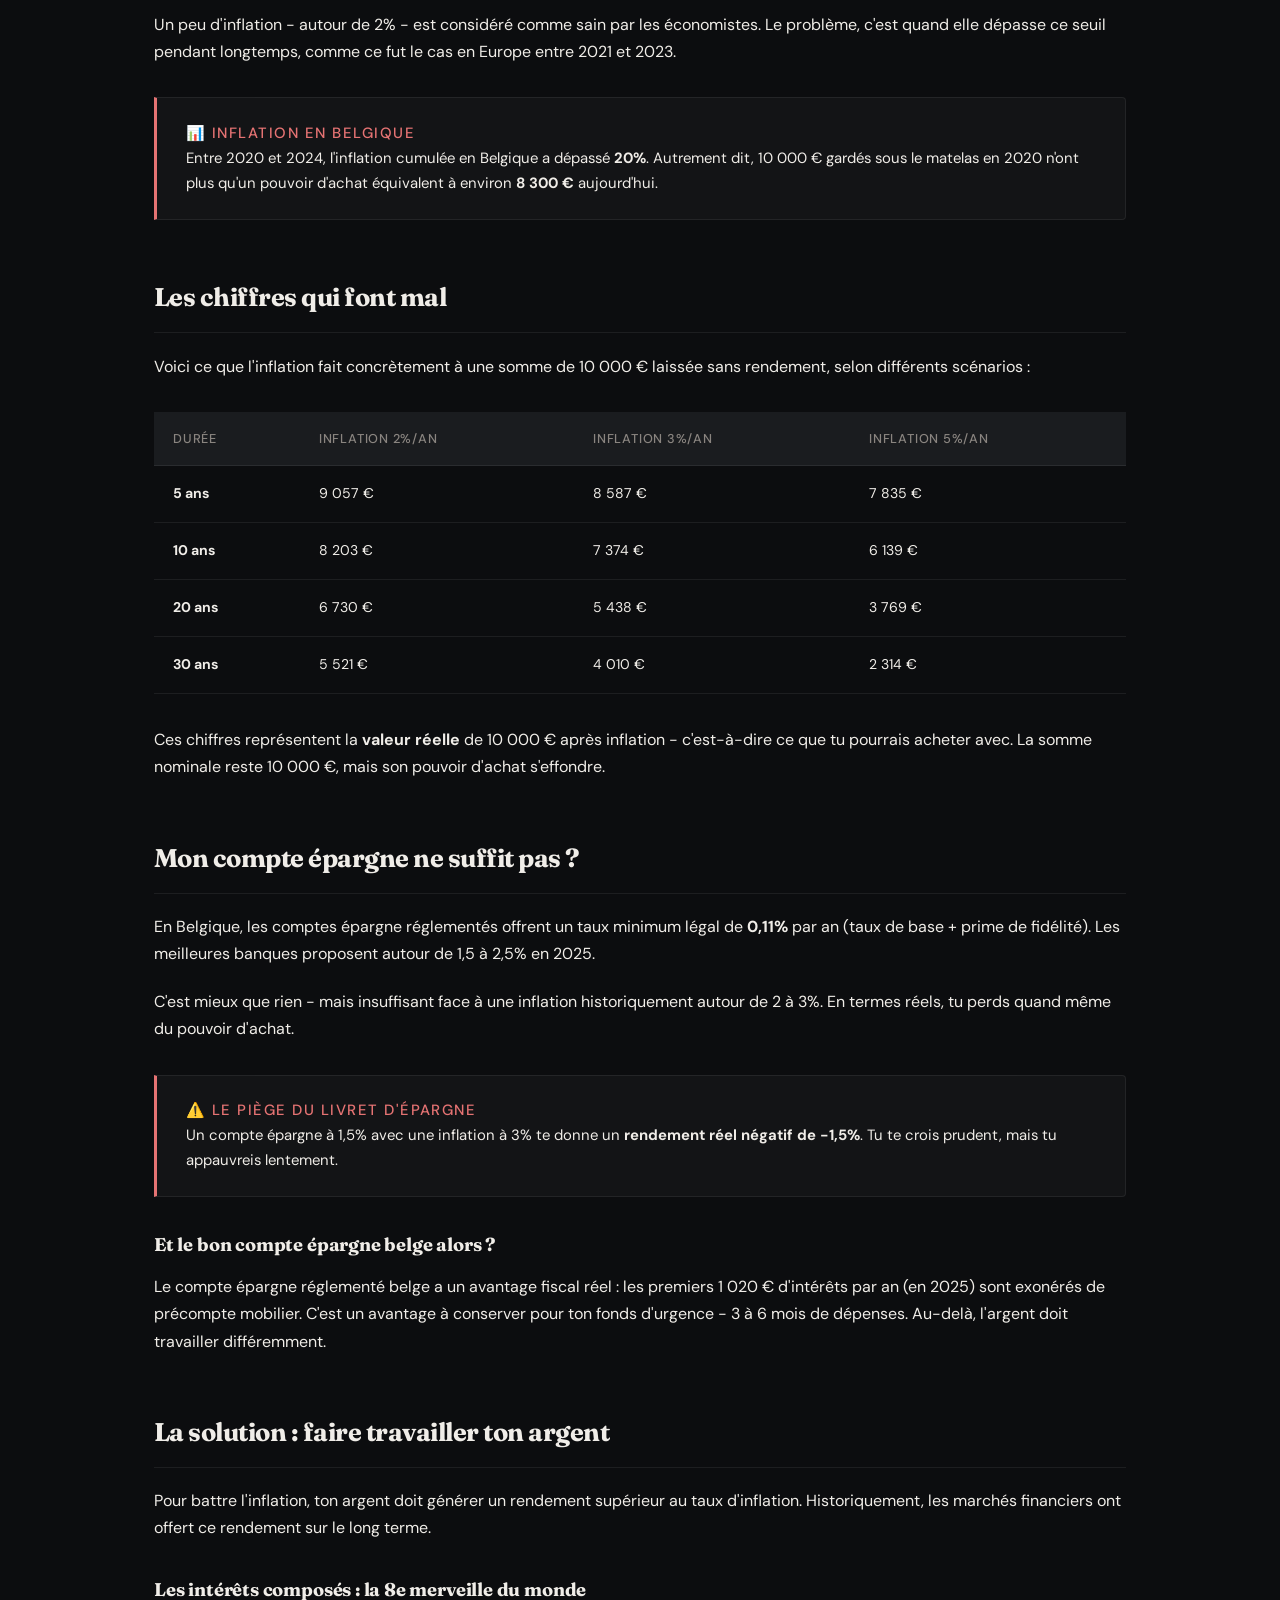
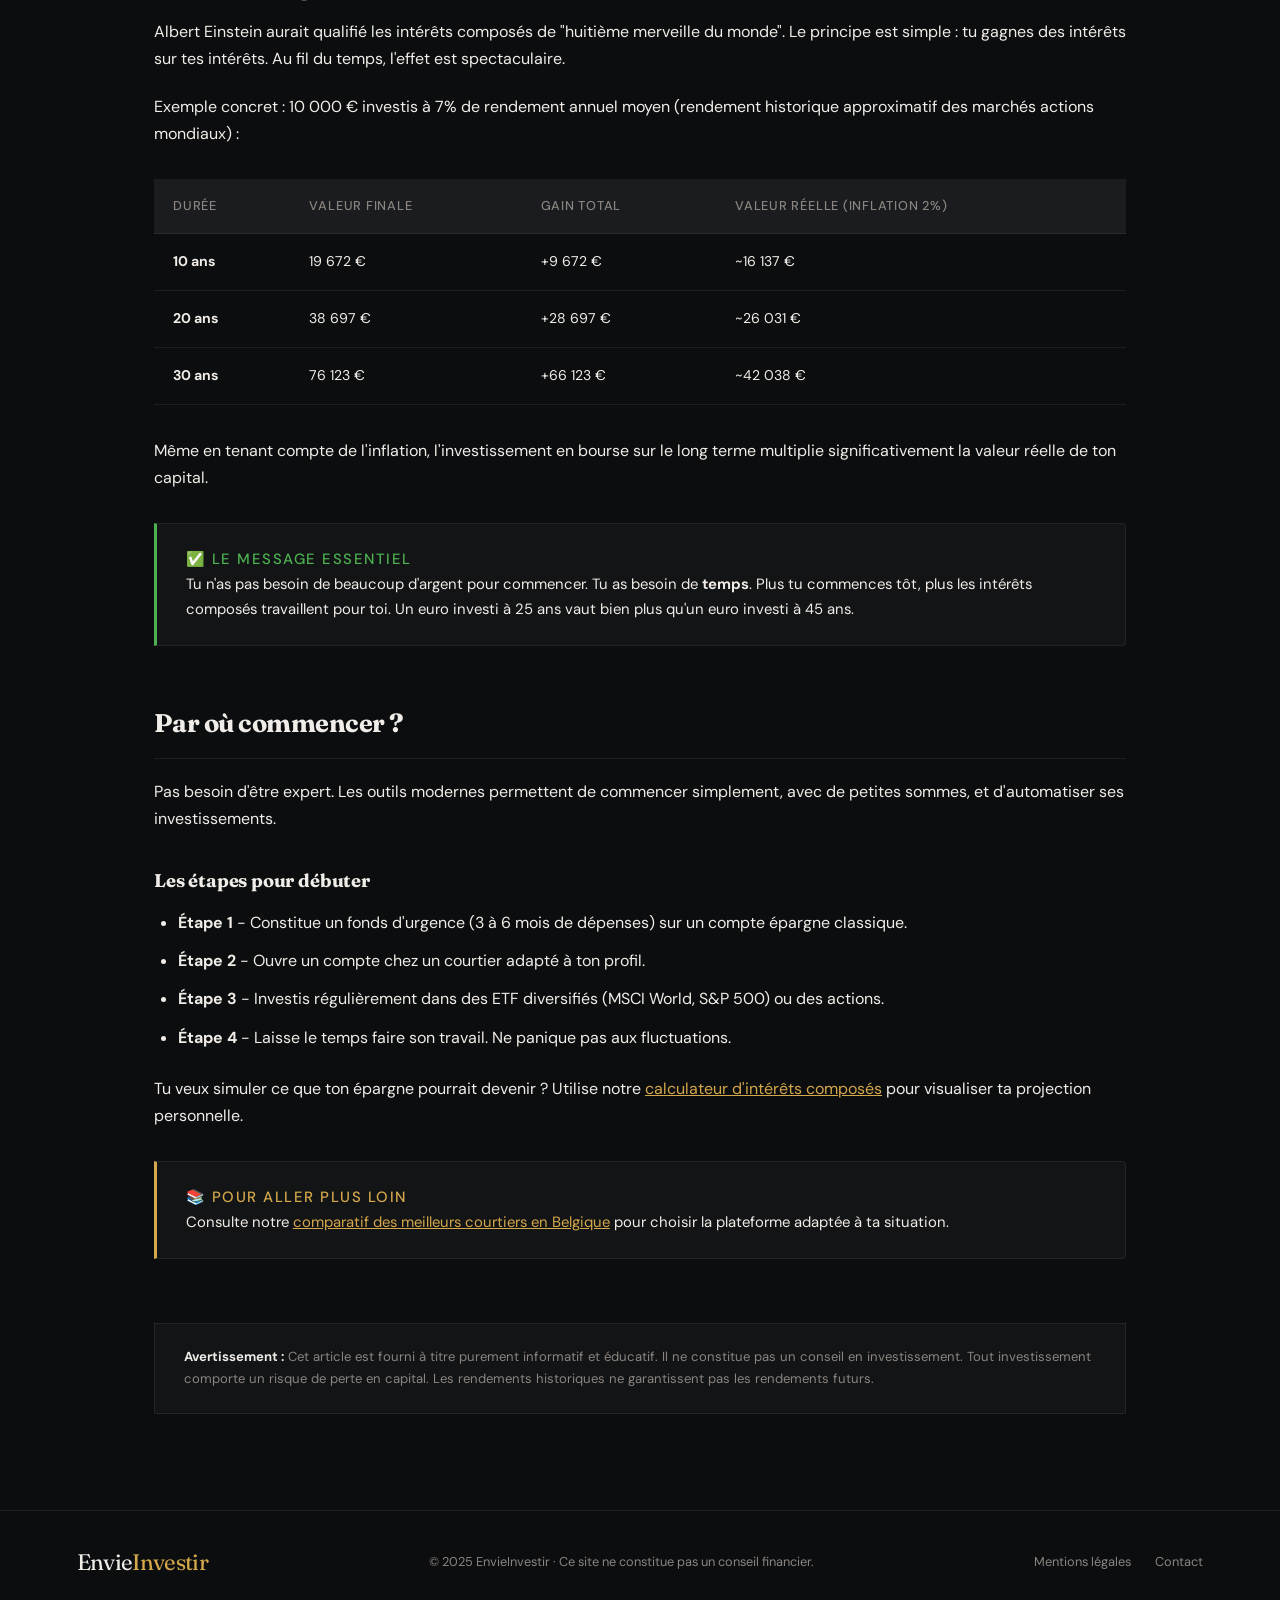
<file: pourquoi-investir-inflation.html>
<!DOCTYPE html>
<html lang="fr">
<head>
  <meta charset="UTF-8">
  <meta name="viewport" content="width=device-width, initial-scale=1.0">
  <title>Pourquoi investir ? L'inflation expliquée - EnvieInvestir</title>
  <meta name="description" content="L'argent qui dort perd de la valeur. On t'explique comment l'inflation grignote ton épargne et pourquoi investir est la seule réponse rationnelle.">
  <link rel="stylesheet" href="assets/css/style.css">
    <link rel="icon" type="image/png" href="images/logo.png">
  <script async src="https://pagead2.googlesyndication.com/pagead/js/adsbygoogle.js?client=ca-pub-3823599656644016" crossorigin="anonymous"></script>
</head>
<body class="page-comparatif">

<nav>
  <a href="index.html" class="logo"><span class="w1">Envie</span><span class="w2">Investir</span></a>
  <a href="index.html" class="nav-back">← Retour aux articles</a>
</nav>

<div class="page-wrap">

<article>

  <p class="article-tag">Débutant · Les bases</p>
  <h1 class="article-title">Pourquoi investir ?<br>Ce que l'inflation fait à ton argent</h1>
  <p class="article-intro">
    Tu travailles dur, tu mets de l'argent de côté - et pourtant, sans même le remarquer, cet argent perd de la valeur chaque année. C'est ça, l'inflation. Et c'est la raison principale pour laquelle ne pas investir est en réalité un choix risqué.
  </p>
  <div class="article-meta">
    <span>📅 Mars 2025</span>
    <span>⏱ 6 min de lecture</span>
    <span>✦ Débutant</span>
  </div>

  <div class="toc">
    <p class="toc-title">Dans cet article</p>
    <ol>
      <li><a href="#argent-dort">L'argent qui dort perd de la valeur</a></li>
      <li><a href="#inflation">C'est quoi l'inflation exactement ?</a></li>
      <li><a href="#chiffres">Les chiffres qui font mal</a></li>
      <li><a href="#epargne">Mon compte épargne ne suffit pas ?</a></li>
      <li><a href="#solution">La solution : faire travailler ton argent</a></li>
      <li><a href="#premier-pas">Par où commencer ?</a></li>
    </ol>
  </div>

  <!-- ══ SECTION 1 ══ -->
  <h2 id="argent-dort">L'argent qui dort perd de la valeur</h2>

  <p>Imagine que tu gardes 10 000 € sous ton matelas aujourd'hui. Dans 10 ans, tu as toujours les mêmes billets. Pourtant, cet argent vaut <strong>moins</strong> qu'aujourd'hui. Pas parce que tu l'as dépensé - mais parce que les prix ont augmenté autour de toi.</p>

  <p>C'est le paradoxe de l'épargne inactive : l'inaction a un coût. Et ce coût, on l'appelle l'inflation.</p>

  <div class="callout">
    <p class="callout-title">💡 À retenir</p>
    <p>Ne pas investir n'est pas une position neutre. C'est un choix actif de perdre du pouvoir d'achat chaque année.</p>
  </div>

  <!-- ══ SECTION 2 ══ -->
  <h2 id="inflation">C'est quoi l'inflation exactement ?</h2>

  <p>L'inflation, c'est l'augmentation générale et progressive des prix dans une économie. Quand l'inflation est de 3%, ça veut dire qu'un panier de courses qui coûtait 100 € l'année dernière en coûte 103 € aujourd'hui.</p>

  <p>En pratique, l'inflation touche tout : la nourriture, le loyer, l'énergie, les loisirs, les soins de santé. C'est mesuré chaque mois par des organismes officiels - en Belgique, c'est Statbel qui calcule l'indice des prix à la consommation.</p>

  <h3>Pourquoi y a-t-il de l'inflation ?</h3>

  <p>Les causes sont multiples. Quand une banque centrale comme la BCE (Banque Centrale Européenne) injecte de l'argent dans l'économie, il y a plus d'euros en circulation pour acheter la même quantité de biens - les prix montent. Les chocs d'offre (comme la crise énergétique de 2022) ou la forte demande peuvent aussi alimenter l'inflation.</p>

  <p>Un peu d'inflation - autour de 2% - est considéré comme sain par les économistes. Le problème, c'est quand elle dépasse ce seuil pendant longtemps, comme ce fut le cas en Europe entre 2021 et 2023.</p>

  <div class="callout warning">
    <p class="callout-title">📊 Inflation en Belgique</p>
    <p>Entre 2020 et 2024, l'inflation cumulée en Belgique a dépassé <strong>20%</strong>. Autrement dit, 10 000 € gardés sous le matelas en 2020 n'ont plus qu'un pouvoir d'achat équivalent à environ <strong>8 300 €</strong> aujourd'hui.</p>
  </div>

  <!-- ══ SECTION 3 ══ -->
  <h2 id="chiffres">Les chiffres qui font mal</h2>

  <p>Voici ce que l'inflation fait concrètement à une somme de 10 000 € laissée sans rendement, selon différents scénarios :</p>

  <div class="table-wrap">
    <table>
      <thead>
        <tr>
          <th>Durée</th>
          <th>Inflation 2%/an</th>
          <th>Inflation 3%/an</th>
          <th>Inflation 5%/an</th>
        </tr>
      </thead>
      <tbody>
        <tr>
          <td><strong>5 ans</strong></td>
          <td>9 057 €</td>
          <td>8 587 €</td>
          <td>7 835 €</td>
        </tr>
        <tr>
          <td><strong>10 ans</strong></td>
          <td>8 203 €</td>
          <td>7 374 €</td>
          <td>6 139 €</td>
        </tr>
        <tr>
          <td><strong>20 ans</strong></td>
          <td>6 730 €</td>
          <td>5 438 €</td>
          <td>3 769 €</td>
        </tr>
        <tr>
          <td><strong>30 ans</strong></td>
          <td>5 521 €</td>
          <td>4 010 €</td>
          <td>2 314 €</td>
        </tr>
      </tbody>
    </table>
  </div>

  <p>Ces chiffres représentent la <strong>valeur réelle</strong> de 10 000 € après inflation - c'est-à-dire ce que tu pourrais acheter avec. La somme nominale reste 10 000 €, mais son pouvoir d'achat s'effondre.</p>

  <!-- ══ SECTION 4 ══ -->
  <h2 id="epargne">Mon compte épargne ne suffit pas ?</h2>

  <p>En Belgique, les comptes épargne réglementés offrent un taux minimum légal de <strong>0,11%</strong> par an (taux de base + prime de fidélité). Les meilleures banques proposent autour de 1,5 à 2,5% en 2025.</p>

  <p>C'est mieux que rien - mais insuffisant face à une inflation historiquement autour de 2 à 3%. En termes réels, tu perds quand même du pouvoir d'achat.</p>

  <div class="callout warning">
    <p class="callout-title">⚠️ Le piège du livret d'épargne</p>
    <p>Un compte épargne à 1,5% avec une inflation à 3% te donne un <strong>rendement réel négatif de -1,5%</strong>. Tu te crois prudent, mais tu appauvreis lentement.</p>
  </div>

  <h3>Et le bon compte épargne belge alors ?</h3>

  <p>Le compte épargne réglementé belge a un avantage fiscal réel : les premiers 1 020 € d'intérêts par an (en 2025) sont exonérés de précompte mobilier. C'est un avantage à conserver pour ton fonds d'urgence - 3 à 6 mois de dépenses. Au-delà, l'argent doit travailler différemment.</p>

  <!-- ══ SECTION 5 ══ -->
  <h2 id="solution">La solution : faire travailler ton argent</h2>

  <p>Pour battre l'inflation, ton argent doit générer un rendement supérieur au taux d'inflation. Historiquement, les marchés financiers ont offert ce rendement sur le long terme.</p>

  <h3>Les intérêts composés : la 8e merveille du monde</h3>

  <p>Albert Einstein aurait qualifié les intérêts composés de "huitième merveille du monde". Le principe est simple : tu gagnes des intérêts sur tes intérêts. Au fil du temps, l'effet est spectaculaire.</p>

  <p>Exemple concret : 10 000 € investis à 7% de rendement annuel moyen (rendement historique approximatif des marchés actions mondiaux) :</p>

  <div class="table-wrap">
    <table>
      <thead>
        <tr>
          <th>Durée</th>
          <th>Valeur finale</th>
          <th>Gain total</th>
          <th>Valeur réelle (inflation 2%)</th>
        </tr>
      </thead>
      <tbody>
        <tr>
          <td><strong>10 ans</strong></td>
          <td>19 672 €</td>
          <td>+9 672 €</td>
          <td>~16 137 €</td>
        </tr>
        <tr>
          <td><strong>20 ans</strong></td>
          <td>38 697 €</td>
          <td>+28 697 €</td>
          <td>~26 031 €</td>
        </tr>
        <tr>
          <td><strong>30 ans</strong></td>
          <td>76 123 €</td>
          <td>+66 123 €</td>
          <td>~42 038 €</td>
        </tr>
      </tbody>
    </table>
  </div>

  <p>Même en tenant compte de l'inflation, l'investissement en bourse sur le long terme multiplie significativement la valeur réelle de ton capital.</p>

  <div class="callout tip">
    <p class="callout-title">✅ Le message essentiel</p>
    <p>Tu n'as pas besoin de beaucoup d'argent pour commencer. Tu as besoin de <strong>temps</strong>. Plus tu commences tôt, plus les intérêts composés travaillent pour toi. Un euro investi à 25 ans vaut bien plus qu'un euro investi à 45 ans.</p>
  </div>

  <!-- ══ SECTION 6 ══ -->
  <h2 id="premier-pas">Par où commencer ?</h2>

  <p>Pas besoin d'être expert. Les outils modernes permettent de commencer simplement, avec de petites sommes, et d'automatiser ses investissements.</p>

  <h3>Les étapes pour débuter</h3>

  <ul style="padding-left:1.5rem; margin-bottom:1.5rem;">
    <li style="margin-bottom:0.7rem;"><strong>Étape 1</strong> - Constitue un fonds d'urgence (3 à 6 mois de dépenses) sur un compte épargne classique.</li>
    <li style="margin-bottom:0.7rem;"><strong>Étape 2</strong> - Ouvre un compte chez un courtier adapté à ton profil.</li>
    <li style="margin-bottom:0.7rem;"><strong>Étape 3</strong> - Investis régulièrement dans des ETF diversifiés (MSCI World, S&P 500) ou des actions.</li>
    <li style="margin-bottom:0.7rem;"><strong>Étape 4</strong> - Laisse le temps faire son travail. Ne panique pas aux fluctuations.</li>
  </ul>

  <p>Tu veux simuler ce que ton épargne pourrait devenir ? Utilise notre <a href="calculateur.html" style="color:var(--gold);">calculateur d'intérêts composés</a> pour visualiser ta projection personnelle.</p>

  <div class="callout">
    <p class="callout-title">📚 Pour aller plus loin</p>
    <p>Consulte notre <a href="comparatif-courtiers-belgique-2025.html" style="color:var(--gold);">comparatif des meilleurs courtiers en Belgique</a> pour choisir la plateforme adaptée à ta situation.</p>
  </div>

  <div class="disclaimer">
    <strong>Avertissement :</strong> Cet article est fourni à titre purement informatif et éducatif. Il ne constitue pas un conseil en investissement. Tout investissement comporte un risque de perte en capital. Les rendements historiques ne garantissent pas les rendements futurs.
  </div>

</article>


</div>

<footer>
  <a href="index.html" class="logo"><span class="w1">Envie</span><span class="w2">Investir</span></a>
  <span>© 2025 EnvieInvestir · Ce site ne constitue pas un conseil financier.</span>
  <div class="footer-links">
    <a href="mentions-legales.html">Mentions légales</a>
    <a href="contact.html">Contact</a>
  </div>
</footer>

</body>
</html>
</file>
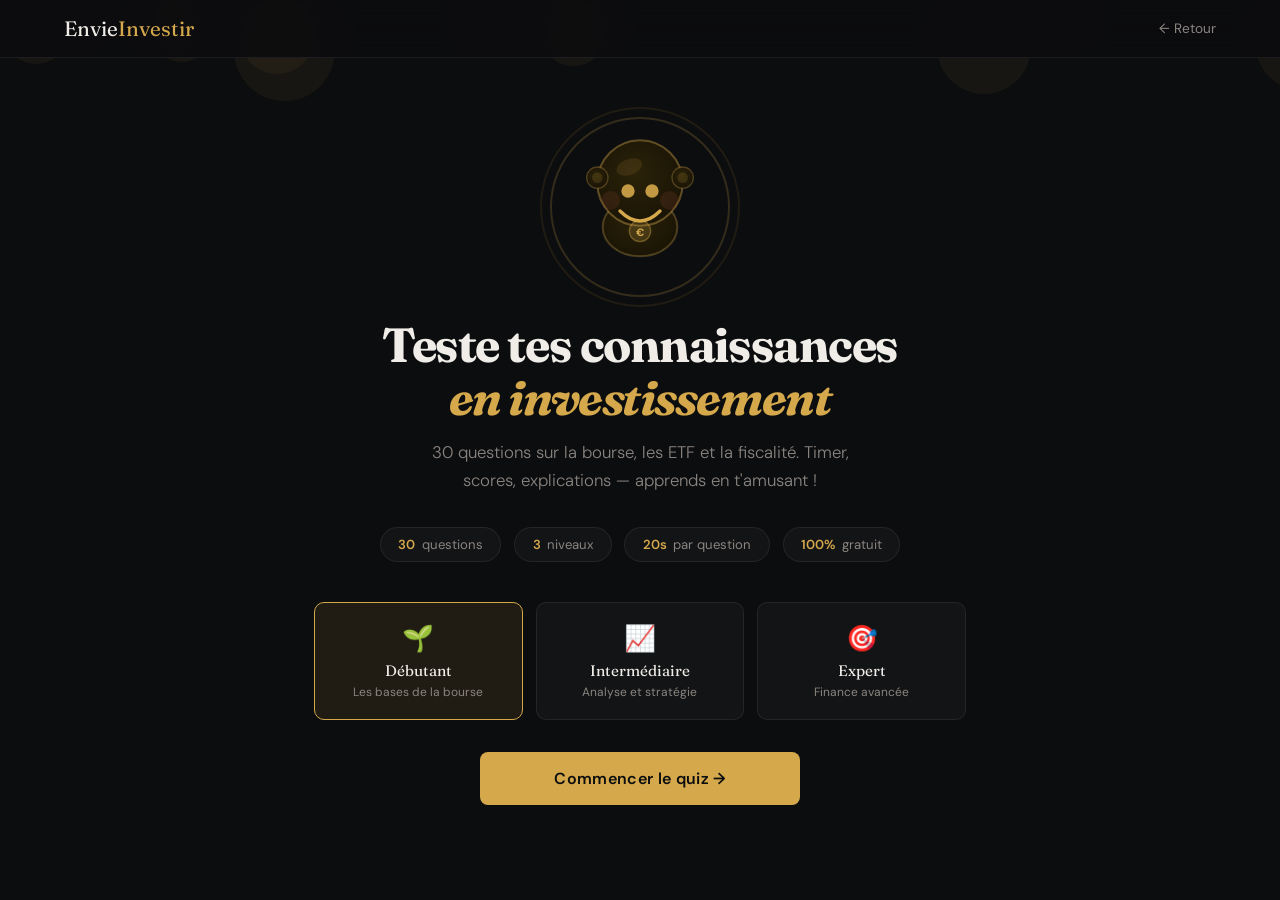
<file: quiz.html>
<!DOCTYPE html>
<html lang="fr">
<head>
  <meta charset="UTF-8">
  <meta name="viewport" content="width=device-width, initial-scale=1.0">
  <title>Quiz Investissement — Teste tes connaissances en bourse | EnvieInvestir</title>
  <meta name="description" content="Quiz gratuit sur l'investissement : actions, ETF, fiscalité. 3 niveaux, 30 questions, timer, score. Pour tous les francophones !">
  <meta name="keywords" content="quiz investissement, quiz bourse, quiz ETF, apprendre investir, quiz fiscalité, quiz finance">
  <meta name="robots" content="index, follow">
  <link rel="canonical" href="https://www.envie-investir.com/quiz">

  <meta property="og:type"        content="website">
  <meta property="og:url"         content="https://www.envie-investir.com/quiz">
  <meta property="og:title"       content="Quiz Investissement — Teste tes connaissances en bourse">
  <meta property="og:description" content="30 questions, 3 niveaux, timer, score. Apprends la bourse et les ETF en t'amusant !">
  <meta property="og:image"       content="https://www.envie-investir.com/images/og-quiz.png">

  <meta name="twitter:card"        content="summary_large_image">
  <meta name="twitter:title"       content="Quiz Investissement EnvieInvestir">
  <meta name="twitter:description" content="Teste tes connaissances sur la bourse, les ETF et la fiscalité — pour tous les francophones !">

  <script type="application/ld+json">
  {
    "@context": "https://schema.org",
    "@type": "Quiz",
    "name": "Quiz Investissement — EnvieInvestir",
    "description": "Quiz sur l'investissement en bourse : actions, ETF, fiscalité. 3 niveaux de difficulté, pour tous les investisseurs francophones.",
    "url": "https://www.envie-investir.com/quiz",
    "author": { "@type": "Organization", "name": "EnvieInvestir" },
    "inLanguage": "fr",
    "educationalLevel": ["Beginner", "Intermediate", "Expert"],
    "about": { "@type": "Thing", "name": "Investissement en bourse" }
  }
  </script>

  <link rel="preconnect" href="https://fonts.googleapis.com">
  <link href="https://fonts.googleapis.com/css2?family=Fraunces:ital,wght@0,400;0,700;1,400&family=DM+Sans:wght@300;400;500;600&display=swap" rel="stylesheet">
  <link rel="stylesheet" href="assets/css/quiz.css">
  <link rel="icon" type="image/png" href="images/logo.png">
  <script async src="https://pagead2.googlesyndication.com/pagead/js/adsbygoogle.js?client=ca-pub-3823599656644016" crossorigin="anonymous"></script>
</head>
<body>

<!-- Particules de fond -->
<div class="bg-particles" aria-hidden="true"></div>

<!-- Confetti -->
<div class="confetti-container" id="confetti-container" aria-hidden="true"></div>

<!-- Toast notifications -->
<div class="toast" id="toast" role="status" aria-live="polite"></div>

<!-- ── NAV ── -->
<nav class="quiz-nav">
  <a href="index.html" class="logo" aria-label="EnvieInvestir — Accueil">
    <span class="w1">Envie</span><span class="w2">Investir</span>
  </a>
  <a href="index.html" class="nav-back">← Retour</a>
</nav>

<div class="quiz-wrapper">

  <!-- ══════════════════════════════
       ÉCRAN ACCUEIL
  ══════════════════════════════ -->
  <div class="screen" id="screen-home">
    <div class="home-hero">

      <!-- Mascot -->
      <div class="mascot-container">
        <div class="mascot-ring" aria-hidden="true"></div>
        <div class="mascot-ring" aria-hidden="true"></div>
        <div id="home-mascot" aria-hidden="true"></div>
      </div>

      <h1>Teste tes connaissances<br><em>en investissement</em></h1>
      <p>30 questions sur la bourse, les ETF et la fiscalité. Timer, scores, explications — apprends en t'amusant !</p>

      <div class="home-stats">
        <div class="home-stat-badge"><span>30</span> questions</div>
        <div class="home-stat-badge"><span>3</span> niveaux</div>
        <div class="home-stat-badge"><span>20s</span> par question</div>
        <div class="home-stat-badge"><span>100%</span> gratuit</div>
      </div>

      <!-- Niveaux -->
      <div class="level-buttons" role="radiogroup" aria-label="Choisir un niveau">
        <button class="level-btn" data-level="debutant" role="radio">
          <span class="level-icon">🌱</span>
          <span class="level-name">Débutant</span>
          <span class="level-desc">Les bases de la bourse</span>
        </button>
        <button class="level-btn" data-level="intermediaire" role="radio">
          <span class="level-icon">📈</span>
          <span class="level-name">Intermédiaire</span>
          <span class="level-desc">Analyse et stratégie</span>
        </button>
        <button class="level-btn" data-level="expert" role="radio">
          <span class="level-icon">🎯</span>
          <span class="level-name">Expert</span>
          <span class="level-desc">Finance avancée</span>
        </button>
      </div>

      <button class="btn-start" id="btn-start" aria-label="Commencer le quiz">
        Commencer le quiz →
      </button>

    </div>
  </div>

  <!-- ══════════════════════════════
       ÉCRAN QUIZ
  ══════════════════════════════ -->
  <div class="screen" id="screen-quiz" style="display:none;">

    <!-- Progress -->
    <div class="quiz-progress">
      <div class="progress-header">
        <span id="q-counter">1 / 10</span>
        <span id="hud-level">Débutant</span>
      </div>
      <div class="progress-bar-track">
        <div class="progress-bar-fill" style="width:0%"></div>
      </div>
    </div>

    <!-- HUD -->
    <div class="quiz-hud">
      <div class="hud-badge">
        <span class="hud-icon">⭐</span>
        <span class="hud-val" id="hud-score">0</span>
        <span style="font-size:.78rem;color:var(--muted);">pts</span>
      </div>
      <div class="hud-badge" id="streak-badge">
        <span class="hud-icon">🔥</span>
        <span class="hud-val" id="streak-val">0</span>
        <span style="font-size:.78rem;color:var(--muted);">streak</span>
      </div>
      <div class="hud-badge timer-wrap">
        <div class="timer-circle" aria-label="Temps restant">
          <svg class="timer-svg" viewBox="0 0 46 46" width="46" height="46">
            <circle class="timer-track" cx="23" cy="23" r="20"/>
            <circle class="timer-fill" id="timer-fill" cx="23" cy="23" r="20"/>
          </svg>
          <span class="timer-num" id="timer-num">20</span>
        </div>
      </div>
    </div>

    <!-- Mascot + bulle -->
    <div class="quiz-mascot-wrap">
      <div id="quiz-mascot" class="quiz-mascot" aria-hidden="true"></div>
      <div class="speech-bubble">
        <span id="speech-text">Prêt ? C'est parti !</span>
      </div>
    </div>

    <!-- Question -->
    <div class="question-card">
      <span class="question-category" id="q-category">Les bases</span>
      <p class="question-text" id="q-text">Question...</p>
    </div>

    <!-- Options -->
    <div class="options-grid" id="options-grid" role="group" aria-label="Options de réponse"></div>

    <!-- Explication -->
    <div class="explanation" id="explanation" style="display:none;" role="alert"></div>

    <!-- Bouton suivant -->
    <button class="btn-next" id="btn-next">Question suivante →</button>

  </div>

  <!-- ══════════════════════════════
       ÉCRAN RÉSULTAT
  ══════════════════════════════ -->
  <div class="screen result-screen" id="screen-result" style="display:none;">

    <!-- Mascot résultat -->
    <div class="result-mascot-wrap">
      <div id="result-mascot" class="result-mascot" aria-hidden="true"></div>
    </div>

    <h2 class="result-title" id="result-title">Bravo !</h2>
    <p class="result-subtitle" id="result-subtitle">Tu es sur la bonne voie !</p>

    <!-- Score cercle -->
    <div class="score-circle-wrap" aria-label="Score final">
      <svg class="score-circle-svg" viewBox="0 0 140 140" width="140" height="140">
        <circle class="score-circle-track" cx="70" cy="70" r="65"/>
        <circle class="score-circle-fill" cx="70" cy="70" r="65"/>
      </svg>
      <div class="score-circle-text">
        <span class="score-number" id="score-number">0%</span>
        <span class="score-total">de réussite</span>
      </div>
    </div>

    <!-- Stats -->
    <div class="result-stats">
      <div class="result-stat">
        <span class="result-stat-val" id="res-correct">0/10</span>
        <span class="result-stat-label">Bonnes réponses</span>
      </div>
      <div class="result-stat">
        <span class="result-stat-val" id="res-score">0</span>
        <span class="result-stat-label">Score total</span>
      </div>
      <div class="result-stat">
        <span class="result-stat-val" id="res-streak">×0</span>
        <span class="result-stat-label">Meilleur streak</span>
      </div>
    </div>

    <!-- Badge niveau -->
    <div class="result-level-badge" id="result-level-badge">🌱 Débutant · 0%</div>

    <!-- CTA article -->
    <p style="font-size:.88rem;color:var(--muted);margin-bottom:1.5rem;line-height:1.6;">
      Pour approfondir tes connaissances, lis nos guides gratuits 👇
    </p>
    <a href="apprendre-bourse-actions-etf" style="display:block;text-align:center;color:var(--gold);font-size:.88rem;text-decoration:none;margin-bottom:2rem;border:1px solid rgba(212,168,75,.3);padding:.8rem;border-radius:8px;">
      → La bourse, les actions et les ETF expliqués simplement
    </a>

    <!-- Actions -->
    <div class="result-actions">
      <button class="btn-retry" id="btn-retry">Rejouer 🔄</button>
      <button class="btn-share" id="btn-share">Partager 📤</button>
    </div>

  </div>

</div>

<script src="assets/js/quiz.js"></script>
</body>
</html>
</file>
<file: assets/css/style.css>
@import url("https://fonts.googleapis.com/css2?family=Fraunces:ital,wght@0,400;0,700;1,400&family=DM+Sans:wght@300;400;500&display=swap");

/* ── RESET ── */
*, *::before, *::after { margin: 0; padding: 0; box-sizing: border-box; }

/* ── VARIABLES ── */
:root {
  --gold:       #d4a84b;
  --gold-light: #e8c876;
  --gold-dim:   rgba(212,168,75,0.12);
  --bg:         #0c0d0f;
  --bg2:        #131416;
  --bg3:        #1a1c1f;
  --border:     rgba(255,255,255,0.07);
  --text:       #f0ede8;
  --muted:      #8a8580;
  --green:      #4caf50;
  --red:        #e57373;
}

html { scroll-behavior: smooth; }

body {
  font-family: "DM Sans", sans-serif;
  background: var(--bg);
  color: var(--text);
  font-size: 16px;
  line-height: 1.7;
  overflow-x: clip;
}

/* ── NAVIGATION ── */
nav {
  display: flex;
  align-items: center;
  justify-content: space-between;
  padding: 1.2rem 6%;
  border-bottom: 1px solid var(--border);
  position: sticky;
  top: 0;
  z-index: 100;
  background: rgba(12,13,15,0.92);
  backdrop-filter: blur(16px);
}

.logo {
  font-family: "Fraunces", serif;
  font-size: 1.4rem;
  letter-spacing: -0.03em;
  text-decoration: none;
}
.logo .w1 { color: var(--text); }
.logo .w2 { color: var(--gold); }

.nav-links {
  display: flex;
  gap: 2.5rem;
  list-style: none;
  align-items: center;
}
.nav-links a {
  color: var(--muted);
  text-decoration: none;
  font-size: 0.88rem;
  transition: color 0.2s;
}
.nav-links a:hover { color: var(--text); }

.nav-back {
  font-size: 0.85rem;
  color: var(--muted);
  text-decoration: none;
  display: flex;
  align-items: center;
  gap: 6px;
  transition: color 0.2s;
}
.nav-back:hover { color: var(--text); }

/* ── BUTTONS ── */
.btn-primary {
  display: inline-block;
  background: var(--gold);
  color: #0c0d0f;
  padding: 0.9rem 2.2rem;
  font-family: "DM Sans", sans-serif;
  font-size: 0.92rem;
  font-weight: 500;
  text-decoration: none;
  border: none;
  cursor: pointer;
  transition: background 0.2s, transform 0.15s;
}
.btn-primary:hover { background: var(--gold-light); transform: translateY(-1px); }

.btn-ghost {
  display: inline-flex;
  align-items: center;
  gap: 8px;
  color: var(--text);
  border: 1px solid var(--border);
  padding: 0.9rem 2.2rem;
  font-family: "DM Sans", sans-serif;
  font-size: 0.92rem;
  font-weight: 400;
  text-decoration: none;
  cursor: pointer;
  transition: border-color 0.2s, transform 0.15s;
}
.btn-ghost:hover { border-color: var(--muted); transform: translateY(-1px); }

/* ── SECTION LABELS & TITLES ── */
.section-label {
  font-size: 0.72rem;
  letter-spacing: 0.14em;
  text-transform: uppercase;
  color: var(--gold);
  font-weight: 500;
  margin-bottom: 0.4rem;
  display: block;
}
.section-title {
  font-family: "Fraunces", serif;
  font-size: clamp(1.6rem, 3vw, 2.2rem);
  letter-spacing: -0.02em;
  font-weight: 700;
  line-height: 1.15;
}

/* ── CALLOUTS ── */
.callout {
  background: var(--bg2);
  border: 1px solid var(--border);
  border-left: 3px solid var(--gold);
  padding: 1.4rem 1.8rem;
  margin: 2rem 0;
  border-radius: 0 4px 4px 0;
}
.callout-title {
  font-size: 0.78rem;
  letter-spacing: 0.1em;
  text-transform: uppercase;
  color: var(--gold);
  font-weight: 500;
  margin-bottom: 0.5rem;
}
.callout p           { margin-bottom: 0; font-size: 0.93rem; }
.callout.warning     { border-left-color: var(--red); }
.callout.warning .callout-title { color: var(--red); }
.callout.tip         { border-left-color: var(--green); }
.callout.tip .callout-title     { color: var(--green); }

/* ── BADGES ── */
.badge {
  display: inline-block;
  padding: 0.25rem 0.65rem;
  border-radius: 2px;
  font-size: 0.75rem;
  font-weight: 500;
}
.badge-green { background: rgba(76,175,80,0.12);   color: var(--green); }
.badge-red   { background: rgba(229,115,115,0.12); color: var(--red);   }
.badge-gold  { background: var(--gold-dim);         color: var(--gold);  }

/* ── TABLE (base) ── */
.table-wrap { overflow-x: auto; margin: 2rem 0; }
table { width: 100%; border-collapse: collapse; font-size: 0.88rem; }
thead tr  { background: var(--bg3); }
thead th  {
  padding: 1rem 1.2rem;
  text-align: left;
  font-weight: 500;
  font-size: 0.8rem;
  letter-spacing: 0.06em;
  text-transform: uppercase;
  color: var(--muted);
  border-bottom: 1px solid var(--border);
  white-space: nowrap;
}
tbody td         { padding: 1rem 1.2rem; border-bottom: 1px solid var(--border); vertical-align: top; }
tbody tr:hover   { background: var(--bg2); }

/* ── FOOTER ── */
footer {
  border-top: 1px solid var(--border);
  padding: 2rem 6%;
  display: flex;
  justify-content: space-between;
  align-items: center;
  font-size: 0.8rem;
  color: var(--muted);
  flex-wrap: wrap;
  gap: 1rem;
}
footer a       { color: var(--muted); text-decoration: none; transition: color 0.2s; }
footer a:hover { color: var(--text); }
.footer-links  { display: flex; gap: 1.5rem; }

/* ── ANIMATION ── */
@keyframes pulse {
  0%, 100% { opacity: 1; }
  50%       { opacity: 0.3; }
}


/* ══════════════════════════════════════════
   PAGE: HOME  (index.html)
══════════════════════════════════════════ */

/* Hero */
.hero {
  padding: 6rem 6% 5rem;
  position: relative;
  overflow: hidden;
}
.hero::after {
  content: '';
  position: absolute;
  top: -80px; right: -100px;
  width: 500px; height: 500px;
  background: radial-gradient(circle, rgba(212,168,75,0.07) 0%, transparent 65%);
  pointer-events: none;
}
.hero-label {
  display: inline-flex;
  align-items: center;
  gap: 8px;
  font-size: 0.72rem;
  letter-spacing: 0.14em;
  text-transform: uppercase;
  color: var(--gold);
  font-weight: 500;
  border: 1px solid rgba(212,168,75,0.28);
  padding: 0.35rem 0.85rem;
  margin-bottom: 2.2rem;
}
.hero-label-dot {
  width: 6px; height: 6px;
  background: var(--gold);
  border-radius: 50%;
  animation: pulse 2s infinite;
}
.hero h1 {
  font-family: "Fraunces", serif;
  font-size: clamp(2.6rem, 5.5vw, 4.8rem);
  line-height: 1.05;
  letter-spacing: -0.03em;
  font-weight: 700;
  max-width: 760px;
  margin-bottom: 1.6rem;
}
.hero h1 em { font-style: italic; color: var(--gold); }

.hero-sub {
  font-size: 1.05rem;
  color: var(--muted);
  max-width: 480px;
  line-height: 1.85;
  margin-bottom: 2.5rem;
  font-weight: 300;
}
.hero-sub strong { color: var(--text); font-weight: 400; }

.divider { height: 1px; background: var(--border); margin: 0 6%; }

/* Articles section */
.articles { padding: 4rem 6% 5rem; }
.articles-header {
  display: flex;
  justify-content: space-between;
  align-items: flex-end;
  margin-bottom: 2.5rem;
}
.see-all {
  font-size: 0.83rem;
  color: var(--gold);
  text-decoration: none;
  border-bottom: 1px solid rgba(212,168,75,0.3);
  padding-bottom: 1px;
  transition: border-color 0.2s;
}
.see-all:hover { border-color: var(--gold); }

/* Article card grid */
.articles-grid {
  display: grid;
  grid-template-columns: 1.8fr 1fr 1fr;
  border: 1px solid var(--border);
  gap: 1px;
  background: var(--border);
}
.article-card {
  background: var(--bg);
  padding: 2rem;
  text-decoration: none;
  color: inherit;
  display: flex;
  flex-direction: column;
  justify-content: space-between;
  min-height: 200px;
  transition: background 0.18s;
}
.article-card:hover           { background: var(--bg2); }
.article-card.featured        { grid-row: span 2; min-height: 400px; }
.card-tag {
  font-size: 0.7rem;
  letter-spacing: 0.1em;
  text-transform: uppercase;
  color: var(--gold);
  font-weight: 500;
  margin-bottom: 1rem;
  display: block;
}
.card-title {
  font-family: "Fraunces", serif;
  line-height: 1.25;
  letter-spacing: -0.015em;
  flex: 1;
}
.featured .card-title                  { font-size: 1.5rem; }
.article-card:not(.featured) .card-title { font-size: 1.05rem; }

.card-excerpt {
  font-size: 0.88rem;
  color: var(--muted);
  line-height: 1.7;
  margin-top: 0.8rem;
  font-weight: 300;
}
.card-meta {
  display: flex;
  align-items: center;
  gap: 0.6rem;
  font-size: 0.76rem;
  color: var(--muted);
  margin-top: 1.8rem;
}
.dot {
  width: 3px; height: 3px;
  background: var(--muted);
  border-radius: 50%;
  display: inline-block;
}


/* ══════════════════════════════════════════
   PAGE: COMPARATIF
══════════════════════════════════════════ */

.page-comparatif .page-wrap {
  max-width: 1100px;
  margin: 0 auto;
  padding: 0 5%;
  display: grid;
  grid-template-columns: 1fr 280px;
  gap: 5rem;
  align-items: start;
}
.page-comparatif article { padding: 4rem 0 6rem; }
.page-comparatif .page-wrap > article:only-child { grid-column: 1 / -1; }

/* Article header */
.article-tag {
  font-size: 0.72rem;
  letter-spacing: 0.14em;
  text-transform: uppercase;
  color: var(--gold);
  font-weight: 500;
  display: inline-flex;
  align-items: center;
  gap: 8px;
  margin-bottom: 1.2rem;
}
.article-title {
  font-family: "Fraunces", serif;
  font-size: clamp(1.9rem, 4vw, 2.8rem);
  line-height: 1.1;
  letter-spacing: -0.025em;
  margin-bottom: 1.2rem;
}
.article-intro {
  font-size: 1.05rem;
  color: var(--muted);
  line-height: 1.9;
  margin-bottom: 2rem;
  font-weight: 300;
  border-left: 2px solid var(--gold);
  padding-left: 1.5rem;
}
.article-meta {
  display: flex;
  gap: 1.5rem;
  align-items: center;
  font-size: 0.8rem;
  color: var(--muted);
  padding: 1.2rem 0;
  border-top: 1px solid var(--border);
  border-bottom: 1px solid var(--border);
  margin-bottom: 3rem;
  flex-wrap: wrap;
}

/* Comparatif table */
.compare-table { width: 100%; border-collapse: collapse; font-size: 0.88rem; margin: 0 0 3rem; }
.compare-table thead tr { background: var(--bg3); }
.compare-table thead th {
  padding: 1rem 1.2rem;
  text-align: left;
  font-size: 0.78rem;
  font-weight: 500;
  letter-spacing: 0.08em;
  text-transform: uppercase;
  color: var(--muted);
  border-bottom: 1px solid var(--border);
  white-space: nowrap;
}
.compare-table thead th:first-child { width: 160px; }
.compare-table tbody td {
  padding: 1rem 1.2rem;
  border-bottom: 1px solid var(--border);
  vertical-align: middle;
  line-height: 1.5;
}
.compare-table tbody tr:hover { background: var(--bg2); }
.compare-table .broker-name { font-family: "Fraunces", serif; font-size: 1rem; font-weight: 700; color: var(--text); }
.compare-table .broker-sub  { font-size: 0.78rem; color: var(--muted); margin-top: 2px; }

.check { color: var(--green); font-size: 0.95rem; }
.cross { color: var(--red);   font-size: 0.95rem; }
.half  { color: var(--gold);  font-size: 0.95rem; }

/* Verdict badges */
.verdict-badge {
  display: inline-block;
  padding: 0.25rem 0.7rem;
  border-radius: 2px;
  font-size: 0.75rem;
  font-weight: 500;
  white-space: nowrap;
}
.v-debutant  { background: rgba(76,175,80,0.12);   color: var(--green); }
.v-classique { background: var(--gold-dim);          color: var(--gold);  }
.v-avance    { background: rgba(229,115,115,0.12);  color: var(--red);   }

/* Article body – h2/h3 headings */
article h2 {
  font-family: "Fraunces", serif;
  font-size: 1.6rem;
  letter-spacing: -0.02em;
  margin: 3.5rem 0 1.2rem;
  padding-bottom: 0.8rem;
  border-bottom: 1px solid var(--border);
}
article h3 {
  font-family: "Fraunces", serif;
  font-size: 1.15rem;
  margin: 2rem 0 0.8rem;
  letter-spacing: -0.01em;
}
article > p  { margin-bottom: 1.3rem; }
article > ul, article > ol { padding-left: 1.5rem; margin-bottom: 1.3rem; }
article > li { margin-bottom: 0.5rem; font-size: 0.97rem; }

/* Broker cards */
.broker-card {
  background: var(--bg2);
  border: 1px solid var(--border);
  padding: 2rem;
  margin: 2.5rem 0;
}
.broker-card-header {
  display: flex;
  justify-content: space-between;
  align-items: flex-start;
  margin-bottom: 1.8rem;
  padding-bottom: 1.5rem;
  border-bottom: 1px solid var(--border);
}
.broker-card-name    { font-family: "Fraunces", serif; font-size: 1.4rem; font-weight: 700; letter-spacing: -0.02em; }
.broker-card-tagline { font-size: 0.85rem; color: var(--muted); margin-top: 4px; }

/* Score bars */
.scores         { margin-bottom: 1.5rem; }
.score-row      { display: flex; align-items: center; gap: 1rem; margin-bottom: 0.6rem; }
.score-row-label { font-size: 0.82rem; color: var(--muted); width: 130px; flex-shrink: 0; }
.score-bar-track { flex: 1; height: 4px; background: var(--bg3); border-radius: 2px; overflow: hidden; }
.score-bar-fill  { height: 100%; background: var(--gold); border-radius: 2px; }
.score-val       { font-size: 0.82rem; color: var(--muted); width: 30px; text-align: right; flex-shrink: 0; }

/* Pros / Cons */
.pros-cons { display: grid; grid-template-columns: 1fr 1fr; gap: 1.5rem; margin-bottom: 1.5rem; }
.pros h4, .cons h4 {
  font-size: 0.78rem;
  letter-spacing: 0.1em;
  text-transform: uppercase;
  font-weight: 500;
  margin-bottom: 0.8rem;
}
.pros h4 { color: var(--green); }
.cons h4 { color: var(--red); }
.pros ul, .cons ul { padding-left: 1rem; list-style: none; }
.pros li, .cons li {
  font-size: 0.88rem;
  color: var(--muted);
  margin-bottom: 0.5rem;
  padding-left: 1rem;
  position: relative;
}
.pros li::before { content: '+'; position: absolute; left: 0; color: var(--green); font-weight: 500; }
.cons li::before { content: '−'; position: absolute; left: 0; color: var(--red);   font-weight: 500; }

.broker-cta {
  display: inline-block;
  background: var(--gold);
  color: #0c0d0f;
  padding: 0.75rem 1.8rem;
  font-size: 0.88rem;
  font-weight: 500;
  text-decoration: none;
  transition: background 0.2s;
  font-family: "DM Sans", sans-serif;
}
.broker-cta:hover { background: var(--gold-light); }
.broker-cta-note  { display: block; font-size: 0.75rem; color: var(--muted); margin-top: 0.6rem; }

/* Verdict grid */
.verdict-grid {
  display: grid;
  grid-template-columns: repeat(3,1fr);
  gap: 1px;
  background: var(--border);
  border: 1px solid var(--border);
  margin: 2rem 0;
}
.verdict-item   { background: var(--bg2); padding: 1.8rem; }
.verdict-broker { font-family: "Fraunces", serif; font-size: 1.1rem; font-weight: 700; color: var(--gold); margin-bottom: 0.6rem; }
.verdict-for    { font-size: 0.88rem; color: var(--muted); line-height: 1.7; }

/* Table of contents */
.toc {
  background: var(--bg2);
  border: 1px solid var(--border);
  border-left: 3px solid var(--gold);
  padding: 1.6rem 2rem;
  margin-bottom: 3rem;
}
.toc-title { font-family: "Fraunces", serif; font-size: 0.95rem; margin-bottom: 1rem; }
.toc ol    { padding-left: 1.2rem; }
.toc li    { margin-bottom: 0.4rem; }
.toc a     { color: var(--muted); font-size: 0.87rem; text-decoration: none; transition: color 0.2s; }
.toc a:hover { color: var(--gold); }

/* Disclaimer */
.disclaimer {
  background: var(--bg2);
  border: 1px solid var(--border);
  padding: 1.4rem 1.8rem;
  margin-top: 4rem;
  font-size: 0.82rem;
  color: var(--muted);
  line-height: 1.7;
}
.disclaimer strong { color: var(--text); }

/* Sidebar */
.sidebar { padding: 4rem 0; position: sticky; top: 80px; }
.sidebar-card {
  background: var(--bg2);
  border: 1px solid var(--border);
  padding: 1.6rem;
  margin-bottom: 1.2rem;
}
.sidebar-card h4 { font-family: "Fraunces", serif; font-size: 0.95rem; margin-bottom: 1rem; }
.sidebar-list    { list-style: none; }
.sidebar-list li { margin-bottom: 0.7rem; }
.sidebar-list a  {
  color: var(--muted);
  text-decoration: none;
  font-size: 0.86rem;
  line-height: 1.5;
  display: block;
  transition: color 0.2s;
}
.sidebar-list a:hover { color: var(--gold); }
.ad-sidebar {
  background: var(--bg2);
  border: 1px dashed rgba(212,168,75,0.2);
  padding: 1.5rem;
  margin-bottom: 1.2rem;
  min-height: 250px;
  display: flex;
  flex-direction: column;
  align-items: center;
  justify-content: center;
  gap: 6px;
  text-align: center;
  color: rgba(212,168,75,0.3);
  font-size: 0.72rem;
  letter-spacing: 0.1em;
  text-transform: uppercase;
  font-weight: 600;
}


/* ══════════════════════════════════════════
   PAGE: CONTACT & LEGAL  (shared elements)
══════════════════════════════════════════ */

.page-contact .page-wrap { max-width: 600px; margin: 0 auto; padding: 5rem 5% 6rem; }
.page-legal   .page-wrap { max-width: 720px; margin: 0 auto; padding: 5rem 5% 6rem; }

.page-tag {
  font-size: 0.72rem;
  letter-spacing: 0.14em;
  text-transform: uppercase;
  color: var(--gold);
  font-weight: 500;
  display: block;
  margin-bottom: 1rem;
}
.page-title {
  font-family: "Fraunces", serif;
  font-size: clamp(1.8rem, 4vw, 2.6rem);
  letter-spacing: -0.025em;
  margin-bottom: 1rem;
  line-height: 1.1;
}
.page-intro {
  font-size: 1rem;
  color: var(--muted);
  line-height: 1.8;
  margin-bottom: 3rem;
  padding-bottom: 2rem;
  border-bottom: 1px solid var(--border);
  font-weight: 300;
}

/* Contact */
.contact-block {
  background: var(--bg2);
  border: 1px solid var(--border);
  padding: 2rem 2.2rem;
  display: flex;
  align-items: center;
  justify-content: space-between;
  gap: 1.5rem;
  margin-bottom: 2rem;
}
.contact-block-left h3 { font-family: "Fraunces", serif; font-size: 1rem; margin-bottom: 0.3rem; }
.contact-block-left p  { font-size: 0.85rem; color: var(--muted); }
.email-link {
  display: inline-flex;
  align-items: center;
  gap: 8px;
  background: var(--gold);
  color: #0c0d0f;
  padding: 0.75rem 1.5rem;
  font-family: "DM Sans", sans-serif;
  font-size: 0.88rem;
  font-weight: 500;
  text-decoration: none;
  white-space: nowrap;
  transition: background 0.2s;
  flex-shrink: 0;
}
.email-link:hover    { background: var(--gold-light); }
.contact-topics      { margin-top: 2.5rem; }
.contact-topics h2   { font-family: "Fraunces", serif; font-size: 1.1rem; margin-bottom: 1.2rem; color: var(--text); }
.topic-list          { list-style: none; display: flex; flex-direction: column; gap: 0.6rem; }
.topic-list li       { display: flex; align-items: flex-start; gap: 0.8rem; font-size: 0.92rem; color: var(--muted); line-height: 1.6; }
.topic-list li::before { content: '→'; color: var(--gold); flex-shrink: 0; margin-top: 1px; }
.contact-note {
  margin-top: 2.5rem;
  padding-top: 2rem;
  border-top: 1px solid var(--border);
  font-size: 0.82rem;
  color: var(--muted);
  line-height: 1.7;
}

/* Legal */
.page-updated   { font-size: 0.82rem; color: var(--muted); margin-bottom: 3rem; padding-bottom: 2rem; border-bottom: 1px solid var(--border); }
.legal-section  { margin-bottom: 2.5rem; }
.legal-section h2 { font-family: "Fraunces", serif; font-size: 1.15rem; letter-spacing: -0.01em; margin-bottom: 0.8rem; }
.legal-section p  { font-size: 0.95rem; color: var(--muted); line-height: 1.8; margin-bottom: 0.6rem; }
.legal-section p strong { color: var(--text); font-weight: 500; }
.legal-divider  { height: 1px; background: var(--border); margin: 2.5rem 0; }


/* ══════════════════════════════════════════
   RESPONSIVE
══════════════════════════════════════════ */

@media (max-width: 1024px) {
  nav { padding: 1rem 5%; }
  .nav-links { gap: 1.5rem; font-size: 0.8rem; }

  /* Home grid */
  .articles-grid { grid-template-columns: 1fr 1fr; }
  .article-card.featured { grid-row: span 1; min-height: 0; }
  .featured .card-title  { font-size: 1.1rem; }

  /* Comparatif layout */
  .page-comparatif .page-wrap { grid-template-columns: 1fr; gap: 3rem; padding: 0 4%; }
  .sidebar { padding: 0; position: static; }
  .compare-table thead th:first-child { width: auto; }
}

@media (max-width: 768px) {
  nav { padding: 1rem 4%; flex-direction: column; gap: 1rem; }
  .nav-links { gap: 1.2rem; font-size: 0.75rem; }

  /* Hero */
  .hero        { padding: 4rem 5% 3rem; }
  .hero h1     { font-size: clamp(1.8rem, 4vw, 3rem); }
  .hero-sub    { font-size: 0.95rem; margin-bottom: 2rem; }
  .divider     { margin: 0 5%; }

  /* Home */
  .articles         { padding: 3rem 5%; }
  .articles-header  { flex-direction: column; align-items: flex-start; gap: 1rem; }
  .see-all          { width: 100%; display: block; text-align: left; }
  .articles-grid    { grid-template-columns: 1fr; }
  .article-card     { padding: 1.5rem; min-height: 150px; }
  .featured .card-title { font-size: 1rem; }

  /* Comparatif */
  .article-title  { font-size: clamp(1.6rem, 4vw, 2.2rem); }
  .article-intro  { font-size: 0.95rem; padding-left: 1.2rem; }
  article h2      { font-size: 1.3rem; margin: 2.5rem 0 1rem; }
  article h3      { font-size: 1rem; }
  .compare-table  { font-size: 0.78rem; }
  .compare-table thead th { padding: 0.8rem; font-size: 0.7rem; }
  .compare-table tbody td { padding: 0.8rem; }
  .broker-card        { padding: 1.5rem; margin: 2rem 0; }
  .broker-card-name   { font-size: 1.2rem; }
  .pros-cons          { grid-template-columns: 1fr; gap: 1rem; }
  .verdict-grid       { grid-template-columns: 1fr; }
  .sidebar-card       { padding: 1.2rem; }
  .ad-sidebar         { min-height: 150px; }

  /* Contact & Legal */
  .page-contact .page-wrap,
  .page-legal .page-wrap   { padding: 3rem 4% 4rem; }
  .page-title              { font-size: clamp(1.4rem, 4vw, 2rem); }
  .contact-block           { padding: 1.5rem; flex-direction: column; align-items: flex-start; }
  .email-link              { width: 100%; justify-content: center; white-space: normal; }
  .contact-topics h2       { font-size: 1rem; }
  .topic-list li           { font-size: 0.85rem; }
  .legal-section h2        { font-size: 1rem; }
  .legal-section p         { font-size: 0.9rem; }
  .legal-divider           { margin: 2rem 0; }

  /* Shared */
  .section-title { font-size: clamp(1.4rem, 2.5vw, 1.8rem); }
  footer         { padding: 1.5rem 4%; flex-direction: column; align-items: flex-start; }
  .footer-links  { flex-direction: column; gap: 0.8rem; }
  .callout       { padding: 1rem 1.2rem; }
  table          { font-size: 0.75rem; }
  thead th, tbody td { padding: 0.8rem; }
}

@media (max-width: 480px) {
  nav { padding: 0.8rem 3%; }
  .logo { font-size: 1.1rem; }
  .nav-links { gap: 0.8rem; font-size: 0.7rem; }
  body { font-size: 15px; }

  /* Hero */
  .hero        { padding: 2rem 4% 2rem; }
  .hero-label  { font-size: 0.65rem; padding: 0.3rem 0.6rem; }
  .hero h1     { font-size: clamp(1.4rem, 3vw, 2.2rem); margin-bottom: 1rem; }
  .hero-sub    { font-size: 0.9rem; line-height: 1.6; margin-bottom: 1.5rem; }
  .divider     { margin: 0 4%; }

  /* Home */
  .articles     { padding: 2rem 4%; }
  .article-card { padding: 1rem; }
  .section-title { font-size: clamp(1.2rem, 2vw, 1.6rem); }

  /* Comparatif */
  .article-tag    { font-size: 0.65rem; }
  .article-title  { font-size: clamp(1.3rem, 3vw, 1.8rem); margin-bottom: 1rem; }
  .article-intro  { font-size: 0.9rem; margin-bottom: 1.5rem; padding-left: 1rem; }
  .article-meta   { flex-direction: column; align-items: flex-start; gap: 0.5rem; padding: 1rem 0; }
  article h2      { font-size: 1.1rem; margin: 2rem 0 0.8rem; }
  article h3      { font-size: 0.95rem; margin: 1.5rem 0 0.6rem; }
  article > p, article > li { font-size: 0.9rem; }
  .compare-table           { font-size: 0.65rem; margin: 0 0 2rem; }
  .compare-table thead th  { padding: 0.6rem; font-size: 0.6rem; }
  .compare-table tbody td  { padding: 0.6rem; }
  .broker-card             { padding: 1.2rem; margin: 1.5rem 0; }
  .broker-card-header      { flex-direction: column; margin-bottom: 1.2rem; padding-bottom: 1rem; }
  .broker-card-name        { font-size: 1.1rem; }
  .score-row-label         { width: 100px; font-size: 0.75rem; }
  .score-val               { font-size: 0.75rem; }
  .broker-cta              { padding: 0.65rem 1.2rem; font-size: 0.8rem; display: block; text-align: center; }
  .verdict-item            { padding: 1.2rem; }
  .verdict-broker          { font-size: 0.95rem; }
  .verdict-for             { font-size: 0.8rem; }
  .toc                     { padding: 1.2rem 1.5rem; margin-bottom: 2rem; }
  .toc-title               { font-size: 0.9rem; }
  .toc a                   { font-size: 0.8rem; }
  .disclaimer              { padding: 1.2rem 1.5rem; font-size: 0.75rem; margin-top: 2rem; }
  .sidebar-card            { padding: 1rem; margin-bottom: 1rem; }
  .sidebar-card h4         { font-size: 0.9rem; }
  .sidebar-list a          { font-size: 0.8rem; }
  .ad-sidebar              { min-height: 120px; padding: 1rem; }

  /* Contact & Legal */
  .page-contact .page-wrap,
  .page-legal .page-wrap   { padding: 2rem 4% 3rem; max-width: 100%; }
  .page-tag                { font-size: 0.65rem; }
  .page-title              { font-size: clamp(1.2rem, 3vw, 1.8rem); margin-bottom: 0.8rem; }
  .page-intro              { font-size: 0.9rem; margin-bottom: 2rem; padding-bottom: 1.5rem; }
  .contact-block           { padding: 1.2rem 1rem; gap: 1rem; }
  .contact-block-left h3   { font-size: 0.9rem; }
  .contact-block-left p    { font-size: 0.8rem; }
  .email-link              { padding: 0.65rem 1.2rem; font-size: 0.8rem; }
  .contact-topics          { margin-top: 1.5rem; }
  .contact-topics h2       { font-size: 0.95rem; margin-bottom: 1rem; }
  .topic-list              { gap: 0.5rem; }
  .topic-list li           { font-size: 0.8rem; gap: 0.6rem; }
  .contact-note            { margin-top: 1.5rem; padding-top: 1.5rem; font-size: 0.75rem; }
  .page-updated            { font-size: 0.75rem; margin-bottom: 2rem; padding-bottom: 1.5rem; }
  .legal-section           { margin-bottom: 2rem; }
  .legal-section h2        { font-size: 0.95rem; margin-bottom: 0.6rem; }
  .legal-section p         { font-size: 0.85rem; line-height: 1.7; margin-bottom: 0.5rem; }
  .legal-divider           { margin: 1.5rem 0; }

  /* Shared */
  .badge            { font-size: 0.65rem; padding: 0.2rem 0.5rem; }
  footer            { padding: 1rem 3%; font-size: 0.7rem; }
  .btn-primary,
  .btn-ghost        { padding: 0.7rem 1.5rem; font-size: 0.85rem; }
  table             { font-size: 0.7rem; }
  thead th, tbody td { padding: 0.6rem; }
}
</file>
<file: assets/css/home.css>
/* ══════════════════════════════════════════
   EnvieInvestir — home.css
   Styles spécifiques à la page d'accueil
   ══════════════════════════════════════════ */

/* ── NAV scrolled ── */
nav.nav-scrolled { box-shadow: 0 2px 32px rgba(0,0,0,0.5); }

/* ══ REVEAL ══ */
[data-reveal] {
  opacity: 0;
  transform: translateY(28px);
  transition:
    opacity .7s cubic-bezier(.16,1,.3,1),
    transform .7s cubic-bezier(.16,1,.3,1);
}
[data-reveal].is-visible { opacity: 1; transform: translateY(0); }

/* ══ HERO ══ */
.hero {
  position: relative;
  min-height: 92vh;
  display: flex;
  flex-direction: column;
  justify-content: center;
  padding: 7rem 6% 4rem;
  overflow: hidden;
}

/* entrées hero */
.hero-label   { animation: fadeUp .7s cubic-bezier(.16,1,.3,1) both; }
.hero h1      { animation: fadeUp .7s cubic-bezier(.16,1,.3,1) .1s  both; }
.hero-sub     { animation: fadeUp .7s cubic-bezier(.16,1,.3,1) .22s both; }
.hero-actions { animation: fadeUp .7s cubic-bezier(.16,1,.3,1) .32s both; }
.hero-stats   { animation: fadeUp .7s cubic-bezier(.16,1,.3,1) .44s both; }

@keyframes fadeUp {
  from { opacity:0; transform:translateY(22px); }
  to   { opacity:1; transform:translateY(0); }
}

/* ── ROTATING TEXT ── */
.hero h1 { font-size: clamp(2.4rem, 5.5vw, 4.8rem); }

.rotating-wrapper {
  display: inline-block;
  position: relative;
  height: 1.1em;
  vertical-align: bottom;
  overflow: hidden;
}
.rotating-word {
  display: block;
  color: var(--gold);
  font-style: italic;
  position: absolute;
  left: 0; top: 0;
  white-space: nowrap;
  opacity: 0;
  transform: translateY(100%);
  transition: opacity .5s ease, transform .5s cubic-bezier(.16,1,.3,1);
}
.rotating-word.active { opacity: 1; transform: translateY(0); }
.rotating-word.exit   { opacity: 0; transform: translateY(-100%); }

/* ── Hero actions ── */
.hero-actions { display: flex; gap: 1rem; flex-wrap: wrap; }

/* ── Hero stats ── */
.hero-stats {
  display: flex;
  gap: 3rem;
  margin-top: 3.5rem;
  padding-top: 2.5rem;
  border-top: 1px solid var(--border);
  flex-wrap: wrap;
}
.hero-stat-val {
  font-family: 'Fraunces', serif;
  font-size: 1.9rem;
  font-weight: 700;
  color: var(--gold);
  display: block;
  line-height: 1;
  margin-bottom: 4px;
}
.hero-stat-label { font-size: .78rem; color: var(--muted); }
.hero-stat-flag  { font-size: 1.4rem; }

/* ══ FLOATING BUBBLES ══
   2 colonnes fixes — évite tout chevauchement
   Chaque bulle : width fixe 185px, height ~72px
   Colonne G : left=0    Colonne D : left=195px
   Rangées : top = 0 / 33% / 66%
══════════════════════════════════════════ */
.hero-bubbles {
  position: absolute;
  right: 4%;
  top: 50%;
  transform: translateY(-50%);
  width: 390px;
  height: 340px;
  pointer-events: none;
}

.bubble {
  position: absolute;
  width: 178px;
  background: var(--bg2);
  border: 1px solid var(--border);
  border-radius: 10px;
  padding: .85rem 1.1rem;
  box-shadow: 0 6px 28px rgba(0,0,0,.35);
  animation: floatBubble linear infinite;
}

/* Colonne gauche */
.b-col-l { left: 0; }
/* Colonne droite */
.b-col-r { left: 205px; }

/* Rangées — 3 niveaux bien espacés */
.b-row-1 { top: 0%; }
.b-row-2 { top: 38%; }
.b-row-3 { top: 76%; }

/* Décalage animation pour chaque bulle */
.b-col-l.b-row-1 { animation-duration: 5.0s; animation-delay:  0s; }
.b-col-l.b-row-2 { animation-duration: 6.2s; animation-delay: -2.1s; }
.b-col-l.b-row-3 { animation-duration: 5.7s; animation-delay: -4.0s; }
.b-col-r.b-row-1 { animation-duration: 6.5s; animation-delay: -1.3s; }
.b-col-r.b-row-2 { animation-duration: 5.4s; animation-delay: -3.5s; }
.b-col-r.b-row-3 { animation-duration: 6.8s; animation-delay: -0.7s; }

@keyframes floatBubble {
  0%   { transform: translateY(0px); }
  30%  { transform: translateY(-8px); }
  60%  { transform: translateY(-3px); }
  80%  { transform: translateY(-10px); }
  100% { transform: translateY(0px); }
}

/* Contenu bulle — pas de logo */
.bubble-content { display: flex; flex-direction: column; }

.b-label {
  font-size: .72rem;
  font-weight: 500;
  letter-spacing: .04em;
  text-transform: uppercase;
  color: var(--muted);
  margin-bottom: .25rem;
}
.b-val {
  font-family: 'Fraunces', serif;
  font-size: 1.15rem;
  font-weight: 700;
  line-height: 1;
  margin-bottom: .2rem;
}
.b-val.up   { color: var(--green); }
.b-val.down { color: var(--red); }
.b-val.gold { color: var(--gold); }

.b-sub {
  font-size: .7rem;
  color: var(--muted);
  line-height: 1.4;
}

/* ══ TICKER ══ */
.ticker {
  background: var(--bg3);
  border-top: 1px solid var(--border);
  border-bottom: 1px solid var(--border);
  padding: .75rem 0;
  overflow: hidden;
}
.ticker-inner {
  display: flex;
  gap: 0;
  animation: tickerScroll 50s linear infinite;
  white-space: nowrap;
  width: max-content;
}
@keyframes tickerScroll {
  from { transform: translateX(0); }
  to   { transform: translateX(-50%); }
}

.ticker-item {
  display: inline-flex;
  align-items: center;
  gap: .5rem;
  padding: 0 2rem;
  font-size: .82rem;
  color: var(--muted);
  border-right: 1px solid var(--border);
}
/* Séparateur décoratif entre nom et valeur */
.ticker-name  { color: var(--text); font-weight: 500; }
.ticker-sep   { color: var(--border); margin: 0 .1rem; }
.ticker-price { color: var(--text); font-family: 'Fraunces', serif; font-size: .88rem; }
.ticker-up    { color: var(--green); font-size: .78rem; }
.ticker-down  { color: var(--red);   font-size: .78rem; }
.ticker-fact  { color: var(--muted); font-style: italic; font-size: .8rem; }
.ticker-fact strong { color: var(--text); font-style: normal; font-weight: 500; }
.ticker-closed { color: var(--muted); font-size: .76rem; opacity: .6; }

/* Skeleton ticker */
.ticker-skel {
  display: inline-block;
  height: 14px;
  width: 70px;
  background: var(--bg3);
  border-radius: 3px;
  margin: 0 .5rem;
  animation: skelPulse 1.4s ease-in-out infinite;
  vertical-align: middle;
}
@keyframes skelPulse { 0%,100%{opacity:.3} 50%{opacity:.7} }

/* Colonne articles */
.col { display: flex; flex-direction: column; gap: 1px; }

/* ══ FEATURES ══ */
.features {
  display: grid;
  grid-template-columns: repeat(3,1fr);
  gap: 1px;
  background: var(--border);
  border: 1px solid var(--border);
  margin: 0 6%;
}
.feature-item {
  background: var(--bg2);
  padding: 1.8rem 2rem;
  display: flex;
  align-items: flex-start;
  gap: 1rem;
  transition: background .2s;
}
.feature-item:hover { background: var(--bg3); }
.feature-icon {
  width: 36px; height: 36px;
  background: var(--gold-dim);
  border: 1px solid rgba(212,168,75,.2);
  border-radius: 50%;
  display: flex; align-items: center; justify-content: center;
  font-size: .9rem; flex-shrink: 0;
}
.feature-title { font-family:'Fraunces',serif; font-size:.95rem; margin-bottom:.3rem; }
.feature-text  { font-size:.82rem; color:var(--muted); line-height:1.6; }

/* ══ QUIZ BANNER ══ */
.quiz-banner {
  margin: 0 6% 2rem;
  background: linear-gradient(135deg, var(--bg2) 0%, rgba(212,168,75,.06) 100%);
  border: 1px solid rgba(212,168,75,.25);
  border-left: 3px solid var(--gold);
  padding: 2rem 2.5rem;
  display: flex;
  align-items: center;
  justify-content: space-between;
  gap: 2rem;
  flex-wrap: wrap;
  border-radius: 4px;
}
.quiz-banner-tag {
  display: inline-block;
  font-size: .72rem;
  letter-spacing: .1em;
  text-transform: uppercase;
  color: var(--gold);
  font-weight: 500;
  margin-bottom: .6rem;
}
.quiz-banner h3 { font-family:'Fraunces',serif; font-size:1.15rem; margin-bottom:.4rem; }
.quiz-banner p  { font-size:.88rem; color:var(--muted); max-width:420px; margin-bottom:.8rem; }
.quiz-banner-stats {
  display: flex;
  gap: 1rem;
  flex-wrap: wrap;
  font-size: .8rem;
  color: var(--muted);
}

/* ══ TOOL BANNER ══ */
.tool-banner {
  margin: 0 6% 5rem;
  background: linear-gradient(135deg, var(--bg2) 0%, rgba(212,168,75,.04) 100%);
  border: 1px solid var(--border);
  border-left: 3px solid var(--gold);
  padding: 2rem 2.5rem;
  display: flex;
  align-items: center;
  justify-content: space-between;
  gap: 2rem;
  flex-wrap: wrap;
}
.tool-banner h3 { font-family:'Fraunces',serif; font-size:1.15rem; margin-bottom:.4rem; }
.tool-banner p  { font-size:.88rem; color:var(--muted); max-width:420px; }

/* ══ RESPONSIVE ══ */
@media (max-width: 1080px) { .hero-bubbles { display: none; } }
@media (max-width: 860px) {
  .features    { grid-template-columns: 1fr; margin: 0 5%; }
  .tool-banner { margin: 0 5% 4rem; }
  .hero        { min-height: unset; padding: 6rem 5% 4rem; }
}
@media (max-width: 480px) {
  .hero-stats  { gap: 1.5rem; }
  .ticker-item { padding: 0 1.2rem; }
}
</file>
<file: assets/css/apprendre-bourse.css>
/* ══════════════════════════════════════════
   EnvieInvestir — apprendre-bourse.css
   ══════════════════════════════════════════ */

/* ── REVEAL ANIMATIONS ── */
.reveal {
  opacity: 0;
  transform: translateY(36px);
  transition: opacity .75s cubic-bezier(.16,1,.3,1),
              transform .75s cubic-bezier(.16,1,.3,1);
}
.reveal.visible { opacity: 1; transform: translateY(0); }

.reveal-left  { opacity:0; transform:translateX(-36px); transition: opacity .75s cubic-bezier(.16,1,.3,1), transform .75s cubic-bezier(.16,1,.3,1); }
.reveal-right { opacity:0; transform:translateX( 36px); transition: opacity .75s cubic-bezier(.16,1,.3,1), transform .75s cubic-bezier(.16,1,.3,1); }
.reveal-left.visible, .reveal-right.visible { opacity:1; transform:translateX(0); }

.reveal-delay-1 { transition-delay: .1s; }
.reveal-delay-2 { transition-delay: .2s; }
.reveal-delay-3 { transition-delay: .3s; }
.reveal-delay-4 { transition-delay: .4s; }

/* ── HERO ARTICLE ── */
.article-hero {
  padding: 6rem 5% 4rem;
  position: relative;
  overflow: hidden;
  border-bottom: 1px solid var(--border);
}
.article-hero::before {
  content: '';
  position: absolute;
  top: -100px; right: -100px;
  width: 500px; height: 500px;
  background: radial-gradient(circle, rgba(212,168,75,.06) 0%, transparent 65%);
  pointer-events: none;
}

.article-hero-inner {
  max-width: 1080px;
  margin: 0 auto;
  display: grid;
  grid-template-columns: 1fr 420px;
  gap: 4rem;
  align-items: center;
}

.article-hero-tag {
  font-size: .72rem;
  letter-spacing: .14em;
  text-transform: uppercase;
  color: var(--gold);
  font-weight: 500;
  display: block;
  margin-bottom: 1rem;
}

.article-hero h1 {
  font-family: 'Fraunces', serif;
  font-size: clamp(2rem, 4.5vw, 3.2rem);
  line-height: 1.08;
  letter-spacing: -.03em;
  margin-bottom: 1.2rem;
}
.article-hero h1 em { font-style: italic; color: var(--gold); }

.article-hero-desc {
  font-size: 1.05rem;
  color: var(--muted);
  line-height: 1.8;
  font-weight: 300;
  max-width: 520px;
  margin-bottom: 2rem;
}

.article-hero-meta {
  display: flex;
  gap: 1.5rem;
  font-size: .8rem;
  color: var(--muted);
  flex-wrap: wrap;
}

/* ── STOCK CHART ANIMATION ── */
.chart-widget {
  background: var(--bg2);
  border: 1px solid var(--border);
  border-radius: 12px;
  padding: 1.5rem;
  position: relative;
  overflow: hidden;
}
.chart-header {
  display: flex;
  justify-content: space-between;
  align-items: flex-start;
  margin-bottom: 1.2rem;
}
.chart-name { font-family:'Fraunces',serif; font-size:.95rem; }
.chart-price {
  font-family: 'Fraunces', serif;
  font-size: 1.8rem;
  font-weight: 700;
  color: var(--text);
  display: block;
  line-height: 1;
}
.chart-change-up   { color: var(--green); font-size: .82rem; font-weight: 500; }
.chart-change-down { color: var(--red);   font-size: .82rem; font-weight: 500; }
.chart-svg { width: 100%; height: 120px; display: block; }
.chart-footer {
  display: flex;
  justify-content: space-between;
  font-size: .72rem;
  color: var(--muted);
  margin-top: .8rem;
}

/* ── LAYOUT ARTICLE ── */
.article-body-wrap {
  max-width: 1080px;
  margin: 0 auto;
  padding: 0 5%;
  display: grid;
  grid-template-columns: 1fr 280px;
  gap: 5rem;
  align-items: start;
}

.article-content { padding: 4rem 0 6rem; }

.article-content h2 {
  font-family: 'Fraunces', serif;
  font-size: 1.7rem;
  letter-spacing: -.02em;
  margin: 3.5rem 0 1.2rem;
  padding-bottom: .8rem;
  border-bottom: 1px solid var(--border);
}
.article-content h3 {
  font-family: 'Fraunces', serif;
  font-size: 1.15rem;
  margin: 2rem 0 .8rem;
}
.article-content p { margin-bottom: 1.3rem; line-height: 1.85; }
.article-content strong { font-weight: 500; }
.article-content ul, .article-content ol { padding-left: 1.5rem; margin-bottom: 1.3rem; }
.article-content li { margin-bottom: .5rem; line-height: 1.7; }

/* ── CONCEPT CARDS ── */
.concept-grid {
  display: grid;
  grid-template-columns: 1fr 1fr;
  gap: 1px;
  background: var(--border);
  border: 1px solid var(--border);
  margin: 2.5rem 0;
}
.concept-card {
  background: var(--bg2);
  padding: 2rem;
  transition: background .2s;
}
.concept-card:hover { background: var(--bg3); }
.concept-icon {
  font-family: 'Fraunces', serif;
  font-size: 2rem;
  color: var(--gold);
  margin-bottom: 1rem;
  display: block;
}
.concept-title {
  font-family: 'Fraunces', serif;
  font-size: 1.1rem;
  margin-bottom: .5rem;
}
.concept-text { font-size: .88rem; color: var(--muted); line-height: 1.7; }

/* ── ANALOGIE VISUELLE ── */
.analogy-box {
  background: var(--bg2);
  border: 1px solid var(--border);
  border-left: 3px solid var(--gold);
  padding: 2rem 2.2rem;
  margin: 2.5rem 0;
  border-radius: 0 8px 8px 0;
}
.analogy-box .analogy-label {
  font-size: .72rem;
  letter-spacing: .12em;
  text-transform: uppercase;
  color: var(--gold);
  font-weight: 500;
  margin-bottom: .8rem;
  display: block;
}
.analogy-box p { margin-bottom: 0; font-size: .97rem; color: var(--muted); line-height: 1.8; }
.analogy-box p strong { color: var(--text); }

/* ── COMPARATIF ACTION vs ETF ── */
.compare-split {
  display: grid;
  grid-template-columns: 1fr 1fr;
  gap: 1px;
  background: var(--border);
  border: 1px solid var(--border);
  margin: 2.5rem 0;
}
.compare-col {
  background: var(--bg2);
  padding: 2rem;
}
.compare-col-title {
  font-family: 'Fraunces', serif;
  font-size: 1.1rem;
  margin-bottom: 1.2rem;
  padding-bottom: .8rem;
  border-bottom: 1px solid var(--border);
  display: flex;
  align-items: center;
  gap: .6rem;
}
.compare-col-badge {
  font-size: .68rem;
  font-weight: 600;
  letter-spacing: .06em;
  text-transform: uppercase;
  padding: .2rem .6rem;
  border-radius: 3px;
}
.badge-action { background: rgba(229,115,115,.12); color: var(--red); }
.badge-etf    { background: rgba(76,175,80,.12);   color: var(--green); }

.compare-list { list-style: none; padding: 0; }
.compare-list li {
  font-size: .88rem;
  color: var(--muted);
  line-height: 1.65;
  margin-bottom: .75rem;
  padding-left: 1.1rem;
  position: relative;
}
.compare-list li::before {
  content: '·';
  color: var(--gold);
  font-size: 1.3rem;
  line-height: 1;
  position: absolute;
  left: 0;
  top: .08rem;
}

/* ── RISQUE METER ── */
.risk-section { margin: 2.5rem 0; }
.risk-item { margin-bottom: 1.4rem; }
.risk-header {
  display: flex;
  justify-content: space-between;
  align-items: center;
  margin-bottom: .5rem;
}
.risk-label  { font-size: .88rem; font-weight: 500; }
.risk-level  { font-size: .78rem; color: var(--muted); }
.risk-bar-track {
  height: 6px;
  background: var(--bg3);
  border-radius: 3px;
  overflow: hidden;
}
.risk-bar-fill {
  height: 100%;
  border-radius: 3px;
  width: 0%;
  transition: width 1.2s cubic-bezier(.16,1,.3,1);
}
.risk-fill-low    { background: var(--green); }
.risk-fill-medium { background: var(--gold); }
.risk-fill-high   { background: var(--red); }

/* ── INTERACTIVE MINI GLOSSAIRE ── */
.glossary-grid {
  display: grid;
  grid-template-columns: 1fr 1fr;
  gap: 1px;
  background: var(--border);
  border: 1px solid var(--border);
  margin: 2.5rem 0;
}
.glossary-item {
  background: var(--bg2);
  padding: 1.5rem;
  cursor: pointer;
  transition: background .18s;
  position: relative;
}
.glossary-item:hover { background: var(--bg3); }
.glossary-term {
  font-family: 'Fraunces', serif;
  font-size: 1rem;
  color: var(--gold);
  margin-bottom: .4rem;
}
.glossary-def {
  font-size: .84rem;
  color: var(--muted);
  line-height: 1.6;
}

/* ── STEPS ── */
.steps { margin: 2.5rem 0; }
.step {
  display: flex;
  gap: 1.5rem;
  margin-bottom: 2rem;
  align-items: flex-start;
}
.step-num {
  width: 40px; height: 40px;
  border-radius: 50%;
  border: 1px solid rgba(212,168,75,.3);
  background: var(--gold-dim);
  display: flex; align-items: center; justify-content: center;
  font-family: 'Fraunces', serif;
  font-size: 1rem;
  font-weight: 700;
  color: var(--gold);
  flex-shrink: 0;
}
.step-content h4 {
  font-family: 'Fraunces', serif;
  font-size: 1rem;
  margin-bottom: .4rem;
}
.step-content p { font-size: .9rem; color: var(--muted); line-height: 1.7; margin: 0; }

/* ── STAT HIGHLIGHT ── */
.stat-row {
  display: grid;
  grid-template-columns: repeat(3,1fr);
  gap: 1px;
  background: var(--border);
  border: 1px solid var(--border);
  margin: 2.5rem 0;
}
.stat-box {
  background: var(--bg2);
  padding: 1.6rem;
  text-align: center;
}
.stat-number {
  font-family: 'Fraunces', serif;
  font-size: 2.2rem;
  font-weight: 700;
  color: var(--gold);
  display: block;
  line-height: 1;
  margin-bottom: .4rem;
}
.stat-label { font-size: .78rem; color: var(--muted); }

/* ── SIDEBAR ── */
.article-sidebar { padding: 4rem 0; position: sticky; top: 80px; }
.sidebar-card {
  background: var(--bg2);
  border: 1px solid var(--border);
  padding: 1.6rem;
  margin-bottom: 1.2rem;
}
.sidebar-card h4 {
  font-family: 'Fraunces', serif;
  font-size: .95rem;
  margin-bottom: 1rem;
}
.sidebar-toc { list-style: none; }
.sidebar-toc li { margin-bottom: .5rem; }
.sidebar-toc a {
  font-size: .84rem;
  color: var(--muted);
  text-decoration: none;
  transition: color .2s;
  display: block;
  padding: .2rem 0;
  border-left: 2px solid transparent;
  padding-left: .8rem;
  transition: all .2s;
}
.sidebar-toc a:hover,
.sidebar-toc a.active { color: var(--gold); border-left-color: var(--gold); }

.sidebar-list { list-style: none; }
.sidebar-list li { margin-bottom: .6rem; }
.sidebar-list a { font-size: .84rem; color: var(--muted); text-decoration: none; transition: color .2s; }
.sidebar-list a:hover { color: var(--gold); }

.ad-sidebar {
  background: var(--bg2);
  border: 1px dashed rgba(212,168,75,.2);
  padding: 1.5rem;
  margin-bottom: 1.2rem;
  min-height: 250px;
  display: flex; flex-direction: column;
  align-items: center; justify-content: center;
  gap: 6px; text-align: center;
  color: rgba(212,168,75,.3);
  font-size: .72rem; letter-spacing: .1em;
  text-transform: uppercase; font-weight: 600;
}

/* ── DISCLAIMER ── */
.disclaimer {
  background: var(--bg2);
  border: 1px solid var(--border);
  padding: 1.4rem 1.8rem;
  margin-top: 4rem;
  font-size: .82rem;
  color: var(--muted);
  line-height: 1.7;
}
.disclaimer strong { color: var(--text); }

/* ── RESPONSIVE ── */
@media (max-width: 1024px) {
  .article-hero-inner { grid-template-columns: 1fr; }
  .chart-widget { display: none; }
  .article-body-wrap { grid-template-columns: 1fr; gap: 0; }
  .article-sidebar { display: none; }
}
@media (max-width: 768px) {
  .article-hero { padding: 4rem 5% 3rem; }
  .concept-grid { grid-template-columns: 1fr; }
  .compare-split { grid-template-columns: 1fr; }
  .stat-row { grid-template-columns: 1fr; }
  .glossary-grid { grid-template-columns: 1fr; }
}
</file>
<file: assets/css/quiz.css>
/* ══════════════════════════════════════════
   EnvieInvestir — quiz.css
   ══════════════════════════════════════════ */

/* ── VARIABLES ── */
:root {
  --gold:   #D4A84B;
  --gold2:  #E8C876;
  --bg:     #0C0D0F;
  --bg2:    #131416;
  --bg3:    #1A1C1F;
  --border: rgba(255,255,255,0.07);
  --text:   #F0EDE8;
  --muted:  #8A8580;
  --green:  #4CAF50;
  --red:    #E57373;
  --blue:   #4A9EFF;
}

/* ── BASE ── */
*, *::before, *::after { margin:0; padding:0; box-sizing:border-box; }
html { scroll-behavior: smooth; }
body {
  font-family: 'DM Sans', sans-serif;
  background: var(--bg);
  color: var(--text);
  min-height: 100vh;
  overflow-x: hidden;
}

/* ── BACKGROUND PARTICLES ── */
.bg-particles {
  position: fixed;
  inset: 0;
  pointer-events: none;
  z-index: 0;
  overflow: hidden;
}
.particle {
  position: absolute;
  border-radius: 50%;
  background: rgba(212,168,75,0.06);
  animation: floatParticle linear infinite;
}
@keyframes floatParticle {
  0%   { transform: translateY(100vh) scale(0); opacity:0; }
  10%  { opacity: 1; }
  90%  { opacity: 1; }
  100% { transform: translateY(-100px) scale(1.2); opacity:0; }
}

/* ── NAV ── */
.quiz-nav {
  position: fixed; top:0; left:0; right:0; z-index:100;
  display: flex; align-items:center; justify-content:space-between;
  padding: 1rem 5%;
  background: rgba(12,13,15,0.92);
  backdrop-filter: blur(16px);
  border-bottom: 1px solid var(--border);
}
.quiz-nav .logo { font-family:'Fraunces',serif; font-size:1.3rem; text-decoration:none; }
.quiz-nav .logo .w1 { color:var(--text); }
.quiz-nav .logo .w2 { color:var(--gold); }
.nav-back { font-size:.85rem; color:var(--muted); text-decoration:none; transition:color .2s; }
.nav-back:hover { color:var(--text); }

/* ── WRAPPER ── */
.quiz-wrapper {
  position: relative;
  z-index: 1;
  max-width: 780px;
  margin: 0 auto;
  padding: 6rem 5% 4rem;
  min-height: 100vh;
  display: flex;
  flex-direction: column;
  align-items: center;
  justify-content: center;
}

/* ══ ÉCRAN ACCUEIL ══ */
.screen { width:100%; animation: screenIn .5s cubic-bezier(.16,1,.3,1) both; }
@keyframes screenIn {
  from { opacity:0; transform:translateY(30px); }
  to   { opacity:1; transform:translateY(0); }
}
.screen.out { animation: screenOut .3s ease forwards; }
@keyframes screenOut {
  to { opacity:0; transform:translateY(-20px); }
}

/* ── HERO ACCUEIL ── */
.home-hero { text-align:center; }

.mascot-container {
  position: relative;
  width: 160px;
  height: 160px;
  margin: 0 auto 2rem;
}

/* ── MASCOT SVG ANIMÉ ── */
.mascot {
  width: 100%;
  height: 100%;
  filter: drop-shadow(0 8px 32px rgba(212,168,75,.25));
  transition: transform .3s cubic-bezier(.16,1,.3,1);
}
.mascot:hover { transform: scale(1.05); }

.mascot-ring {
  position: absolute;
  inset: -10px;
  border-radius: 50%;
  border: 2px solid rgba(212,168,75,.2);
  animation: ringPulse 3s ease-in-out infinite;
}
.mascot-ring:nth-child(2) { inset:-20px; border-color:rgba(212,168,75,.1); animation-delay:.5s; }
@keyframes ringPulse {
  0%,100% { transform:scale(1); opacity:1; }
  50%      { transform:scale(1.05); opacity:.5; }
}

/* Expressions mascotte */
.mascot-face { transition: all .3s ease; }
.mascot.happy  .mascot-mouth { d: path("M 40 65 Q 50 75 60 65"); }
.mascot.sad    .mascot-mouth { d: path("M 40 72 Q 50 62 60 72"); }
.mascot.wow    .mascot-eyes  { transform: scaleY(1.3); }

.home-hero h1 {
  font-family: 'Fraunces', serif;
  font-size: clamp(2rem, 5vw, 3rem);
  letter-spacing: -.03em;
  margin-bottom: .8rem;
  line-height: 1.1;
}
.home-hero h1 em { font-style:italic; color:var(--gold); }
.home-hero p {
  font-size: 1.05rem;
  color: var(--muted);
  max-width: 460px;
  margin: 0 auto 2rem;
  line-height: 1.7;
  font-weight: 300;
}

/* Badges stats */
.home-stats {
  display: flex;
  gap: .8rem;
  justify-content: center;
  flex-wrap: wrap;
  margin-bottom: 2.5rem;
}
.home-stat-badge {
  background: var(--bg2);
  border: 1px solid var(--border);
  padding: .5rem 1.1rem;
  border-radius: 99px;
  font-size: .82rem;
  color: var(--muted);
  display: flex;
  align-items: center;
  gap: .4rem;
}
.home-stat-badge span { color:var(--gold); font-weight:600; }

/* Boutons niveau */
.level-buttons {
  display: grid;
  grid-template-columns: repeat(3,1fr);
  gap: .8rem;
  margin-bottom: 2rem;
}
.level-btn {
  background: var(--bg2);
  border: 1px solid var(--border);
  border-radius: 10px;
  padding: 1.2rem 1rem;
  cursor: pointer;
  transition: all .2s;
  text-align: center;
  font-family: 'DM Sans', sans-serif;
  color: var(--text);
}
.level-btn:hover { border-color:var(--gold); background:rgba(212,168,75,.06); transform:translateY(-2px); }
.level-btn.active { border-color:var(--gold); background:rgba(212,168,75,.1); }
.level-btn .level-icon { font-size:1.6rem; display:block; margin-bottom:.4rem; }
.level-btn .level-name { font-family:'Fraunces',serif; font-size:.95rem; display:block; }
.level-btn .level-desc { font-size:.75rem; color:var(--muted); margin-top:.2rem; display:block; }

.btn-start {
  display: block;
  width: 100%;
  max-width: 320px;
  margin: 0 auto;
  padding: 1rem 2rem;
  background: var(--gold);
  color: #0C0D0F;
  font-family: 'DM Sans', sans-serif;
  font-size: 1rem;
  font-weight: 600;
  border: none;
  border-radius: 8px;
  cursor: pointer;
  transition: all .2s;
  letter-spacing: .02em;
}
.btn-start:hover { background:var(--gold2); transform:translateY(-2px); box-shadow:0 8px 24px rgba(212,168,75,.25); }

/* ══ ÉCRAN QUIZ ══ */

/* Progress bar */
.quiz-progress {
  width: 100%;
  margin-bottom: 1.5rem;
}
.progress-header {
  display: flex;
  justify-content: space-between;
  align-items: center;
  margin-bottom: .6rem;
  font-size: .82rem;
  color: var(--muted);
}
.progress-bar-track {
  height: 4px;
  background: var(--bg3);
  border-radius: 2px;
  overflow: hidden;
}
.progress-bar-fill {
  height: 100%;
  background: linear-gradient(90deg, var(--gold), var(--gold2));
  border-radius: 2px;
  transition: width .5s cubic-bezier(.16,1,.3,1);
}

/* Score + streak */
.quiz-hud {
  display: flex;
  gap: .8rem;
  margin-bottom: 1.5rem;
  flex-wrap: wrap;
}
.hud-badge {
  background: var(--bg2);
  border: 1px solid var(--border);
  border-radius: 8px;
  padding: .5rem 1rem;
  display: flex;
  align-items: center;
  gap: .5rem;
  font-size: .85rem;
}
.hud-badge .hud-icon { font-size:1rem; }
.hud-badge .hud-val  { font-family:'Fraunces',serif; font-weight:700; color:var(--gold); }
.hud-badge.streak-on { border-color:rgba(255,165,0,.4); background:rgba(255,165,0,.06); }
.hud-badge.streak-on .hud-val { color:#FF9500; }

/* Timer */
.timer-wrap { margin-left:auto; }
.timer-circle {
  width: 46px; height: 46px;
  position: relative;
  display: flex; align-items:center; justify-content:center;
}
.timer-svg { position:absolute; inset:0; transform:rotate(-90deg); }
.timer-track { fill:none; stroke:var(--bg3); stroke-width:3; }
.timer-fill  {
  fill: none;
  stroke: var(--gold);
  stroke-width: 3;
  stroke-linecap: round;
  stroke-dasharray: 126;
  stroke-dashoffset: 0;
  transition: stroke-dashoffset 1s linear, stroke .3s;
}
.timer-fill.urgent { stroke: var(--red); }
.timer-num {
  font-family: 'Fraunces', serif;
  font-size: .9rem;
  font-weight: 700;
  color: var(--gold);
  position: relative;
  z-index: 1;
}
.timer-num.urgent { color: var(--red); }

/* Mascot latérale dans quiz */
.quiz-mascot-wrap {
  display: flex;
  gap: 1.5rem;
  align-items: flex-start;
  margin-bottom: 1.5rem;
}
.quiz-mascot {
  width: 70px; height: 70px;
  flex-shrink: 0;
  filter: drop-shadow(0 4px 12px rgba(212,168,75,.2));
  transition: transform .3s cubic-bezier(.16,1,.3,1);
}
.quiz-mascot.bounce { animation: mascotBounce .4s cubic-bezier(.16,1,.3,1); }
.quiz-mascot.shake  { animation: mascotShake .4s ease; }
@keyframes mascotBounce {
  0%   { transform: scale(1); }
  40%  { transform: scale(1.2) translateY(-8px); }
  100% { transform: scale(1) translateY(0); }
}
@keyframes mascotShake {
  0%,100% { transform:translateX(0); }
  20%     { transform:translateX(-5px); }
  40%     { transform:translateX(5px); }
  60%     { transform:translateX(-5px); }
  80%     { transform:translateX(5px); }
}

/* Bulle de dialogue */
.speech-bubble {
  background: var(--bg2);
  border: 1px solid var(--border);
  border-radius: 12px;
  border-bottom-left-radius: 3px;
  padding: .8rem 1.2rem;
  font-size: .85rem;
  color: var(--muted);
  line-height: 1.5;
  flex: 1;
  position: relative;
  min-height: 52px;
  display: flex;
  align-items: center;
}
.speech-bubble::before {
  content: '';
  position: absolute;
  left: -8px;
  top: 16px;
  border-top: 6px solid transparent;
  border-bottom: 6px solid transparent;
  border-right: 8px solid var(--border);
}
.speech-bubble::after {
  content: '';
  position: absolute;
  left: -6px;
  top: 17px;
  border-top: 5px solid transparent;
  border-bottom: 5px solid transparent;
  border-right: 7px solid var(--bg2);
}
.speech-bubble strong { color:var(--text); }

/* Question */
.question-card {
  background: var(--bg2);
  border: 1px solid var(--border);
  border-radius: 12px;
  padding: 1.8rem 2rem;
  margin-bottom: 1.2rem;
  animation: cardIn .4s cubic-bezier(.16,1,.3,1);
}
@keyframes cardIn {
  from { opacity:0; transform:scale(.97) translateY(10px); }
  to   { opacity:1; transform:scale(1) translateY(0); }
}
.question-category {
  font-size: .72rem;
  letter-spacing: .12em;
  text-transform: uppercase;
  color: var(--gold);
  font-weight: 500;
  margin-bottom: .8rem;
  display: block;
}
.question-text {
  font-family: 'Fraunces', serif;
  font-size: clamp(1.05rem, 2.5vw, 1.25rem);
  line-height: 1.4;
  letter-spacing: -.01em;
}

/* Options réponses */
.options-grid {
  display: grid;
  grid-template-columns: 1fr 1fr;
  gap: .7rem;
  margin-bottom: 1.2rem;
}
.option-btn {
  background: var(--bg2);
  border: 1px solid var(--border);
  border-radius: 10px;
  padding: 1rem 1.2rem;
  cursor: pointer;
  text-align: left;
  font-family: 'DM Sans', sans-serif;
  font-size: .9rem;
  color: var(--text);
  line-height: 1.4;
  transition: all .18s;
  display: flex;
  align-items: center;
  gap: .8rem;
  position: relative;
  overflow: hidden;
}
.option-btn::before {
  content: '';
  position: absolute;
  inset: 0;
  background: transparent;
  transition: background .2s;
}
.option-btn:hover:not(:disabled) {
  border-color: var(--gold);
  background: rgba(212,168,75,.06);
  transform: translateY(-1px);
}
.option-letter {
  width: 28px; height: 28px;
  border-radius: 6px;
  background: var(--bg3);
  border: 1px solid var(--border);
  display: flex; align-items:center; justify-content:center;
  font-size: .78rem;
  font-weight: 700;
  flex-shrink: 0;
  transition: all .2s;
}
.option-btn.correct {
  border-color: var(--green);
  background: rgba(76,175,80,.1);
  animation: correctPop .4s cubic-bezier(.16,1,.3,1);
}
.option-btn.correct .option-letter { background:var(--green); color:#fff; border-color:var(--green); }
.option-btn.wrong {
  border-color: var(--red);
  background: rgba(229,115,115,.1);
  animation: wrongShake .4s ease;
}
.option-btn.wrong .option-letter { background:var(--red); color:#fff; border-color:var(--red); }
.option-btn.reveal {
  border-color: rgba(76,175,80,.3);
  opacity: .6;
}
.option-btn:disabled { cursor:default; }
@keyframes correctPop {
  0%  { transform:scale(1); }
  40% { transform:scale(1.03); }
  100%{ transform:scale(1); }
}
@keyframes wrongShake {
  0%,100%{ transform:translateX(0); }
  25%    { transform:translateX(-4px); }
  75%    { transform:translateX(4px); }
}

/* Explication */
.explanation {
  background: var(--bg3);
  border-left: 3px solid var(--gold);
  border-radius: 0 8px 8px 0;
  padding: 1rem 1.2rem;
  font-size: .88rem;
  color: var(--muted);
  line-height: 1.7;
  margin-bottom: 1.2rem;
  animation: fadeIn .4s ease;
}
@keyframes fadeIn { from{opacity:0;transform:translateY(6px)} to{opacity:1;transform:translateY(0)} }
.explanation strong { color:var(--text); }

/* Bouton suivant */
.btn-next {
  width: 100%;
  padding: .9rem;
  background: var(--gold);
  color: #0C0D0F;
  font-family: 'DM Sans', sans-serif;
  font-size: .95rem;
  font-weight: 600;
  border: none;
  border-radius: 8px;
  cursor: pointer;
  transition: all .2s;
  display: none;
}
.btn-next.visible { display:block; animation:fadeIn .3s ease; }
.btn-next:hover { background:var(--gold2); transform:translateY(-1px); }

/* ══ ÉCRAN RÉSULTAT ══ */
.result-screen { text-align:center; }

.result-mascot-wrap {
  position: relative;
  width: 140px;
  height: 140px;
  margin: 0 auto 1.5rem;
}
.result-mascot {
  width: 100%;
  height: 100%;
  animation: resultBounce 1s cubic-bezier(.16,1,.3,1) .2s both;
  filter: drop-shadow(0 8px 32px rgba(212,168,75,.3));
}
@keyframes resultBounce {
  from { opacity:0; transform:scale(.5) translateY(20px); }
  to   { opacity:1; transform:scale(1) translateY(0); }
}

.result-title {
  font-family: 'Fraunces', serif;
  font-size: clamp(1.6rem, 4vw, 2.2rem);
  letter-spacing: -.02em;
  margin-bottom: .6rem;
}
.result-title em { font-style:italic; color:var(--gold); }
.result-subtitle { font-size:.95rem; color:var(--muted); margin-bottom:2rem; }

/* Score cercle */
.score-circle-wrap { margin: 0 auto 2rem; position:relative; width:150px; height:150px; }
.score-circle-svg { transform:rotate(-90deg); }
.score-circle-track { fill:none; stroke:var(--bg3); stroke-width:8; }
.score-circle-fill {
  fill:none;
  stroke:var(--gold);
  stroke-width:8;
  stroke-linecap:round;
  stroke-dasharray:408;
  stroke-dashoffset:408;
  transition: stroke-dashoffset 1.5s cubic-bezier(.16,1,.3,1) .5s;
}
.score-circle-text {
  position:absolute;
  inset:0;
  display:flex;
  flex-direction:column;
  align-items:center;
  justify-content:center;
}
.score-number {
  font-family:'Fraunces',serif;
  font-size:2.2rem;
  font-weight:700;
  color:var(--gold);
  line-height:1;
}
.score-total { font-size:.8rem; color:var(--muted); }

/* Stats résultat */
.result-stats {
  display: grid;
  grid-template-columns: repeat(3,1fr);
  gap: 1px;
  background: var(--border);
  border: 1px solid var(--border);
  border-radius: 10px;
  overflow: hidden;
  margin-bottom: 2rem;
}
.result-stat {
  background: var(--bg2);
  padding: 1.2rem;
  text-align: center;
}
.result-stat-val {
  font-family: 'Fraunces', serif;
  font-size: 1.5rem;
  font-weight: 700;
  color: var(--gold);
  display: block;
}
.result-stat-label { font-size:.75rem; color:var(--muted); margin-top:.2rem; }

/* Message niveau */
.result-level-badge {
  display: inline-flex;
  align-items: center;
  gap: .6rem;
  background: rgba(212,168,75,.1);
  border: 1px solid rgba(212,168,75,.3);
  border-radius: 99px;
  padding: .6rem 1.4rem;
  font-size: .9rem;
  font-weight: 500;
  color: var(--gold);
  margin-bottom: 2rem;
}

/* Boutons résultat */
.result-actions {
  display: grid;
  grid-template-columns: 1fr 1fr;
  gap: .8rem;
  max-width: 400px;
  margin: 0 auto;
}
.btn-retry, .btn-share {
  padding: .9rem 1.5rem;
  border-radius: 8px;
  font-family: 'DM Sans', sans-serif;
  font-size: .9rem;
  font-weight: 600;
  cursor: pointer;
  transition: all .2s;
  border: none;
}
.btn-retry { background:var(--gold); color:#0C0D0F; }
.btn-retry:hover { background:var(--gold2); transform:translateY(-1px); }
.btn-share { background:var(--bg2); border:1px solid var(--border); color:var(--text); }
.btn-share:hover { border-color:var(--gold); transform:translateY(-1px); }

/* ── TOAST ── */
.toast {
  position: fixed;
  bottom: 2rem;
  left: 50%;
  transform: translateX(-50%) translateY(100px);
  background: var(--bg2);
  border: 1px solid var(--border);
  border-radius: 99px;
  padding: .7rem 1.5rem;
  font-size: .88rem;
  color: var(--text);
  z-index: 999;
  transition: transform .3s cubic-bezier(.16,1,.3,1);
  white-space: nowrap;
}
.toast.visible { transform: translateX(-50%) translateY(0); }
.toast.correct-toast { border-color:rgba(76,175,80,.4); background:rgba(76,175,80,.1); }
.toast.wrong-toast   { border-color:rgba(229,115,115,.4); background:rgba(229,115,115,.1); }
.toast.streak-toast  { border-color:rgba(255,149,0,.4); background:rgba(255,149,0,.1); color:#FF9500; font-weight:600; }

/* ── CONFETTI ── */
.confetti-container {
  position: fixed;
  inset: 0;
  pointer-events: none;
  z-index: 998;
  overflow: hidden;
}
.confetti-piece {
  position: absolute;
  width: 8px;
  height: 8px;
  border-radius: 2px;
  animation: confettiFall linear forwards;
}
@keyframes confettiFall {
  0%   { transform:translateY(-20px) rotate(0deg); opacity:1; }
  100% { transform:translateY(100vh) rotate(720deg); opacity:0; }
}

/* ── RESPONSIVE ── */
@media (max-width: 600px) {
  .options-grid { grid-template-columns: 1fr; }
  .level-buttons { grid-template-columns: 1fr; }
  .result-stats { grid-template-columns: 1fr; }
  .result-actions { grid-template-columns: 1fr; }
  .quiz-mascot-wrap { flex-direction:column; gap:.8rem; }
  .speech-bubble::before, .speech-bubble::after { display:none; }
}
</file>
